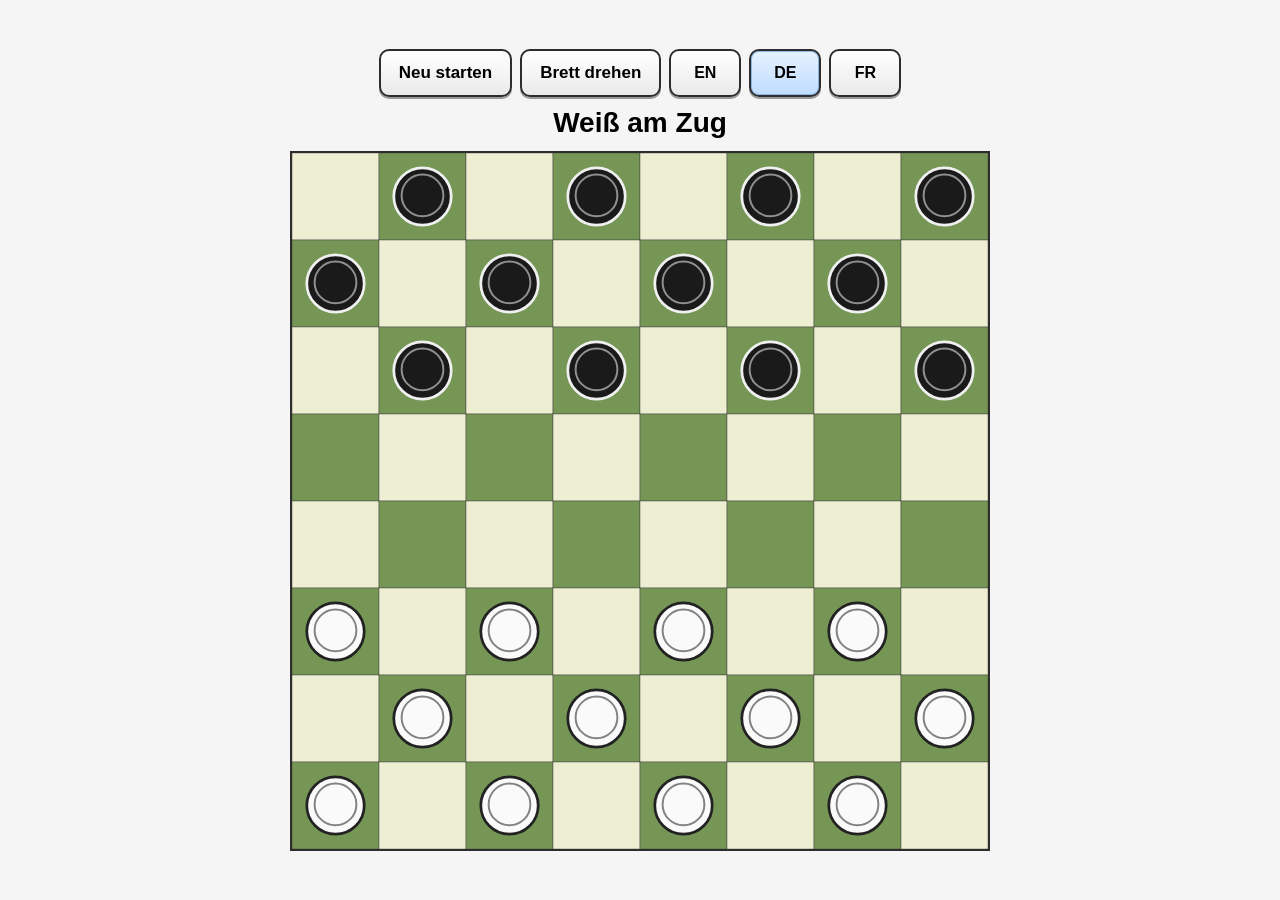
<file: demo/checkers/index.html>
<!DOCTYPE html>
<html lang="en">
<head>
    <meta charset="UTF-8">
    <meta name="viewport" content="width=device-width, initial-scale=1.0">
    <title>Elm Checkers Demo</title>
    <style>
        html, body {
            margin: 0;
            padding: 0;
            width: 100%;
            height: 100%;
            overflow: hidden;
            background: #f5f5f5;
        }

        #app, #app * {
            user-select: none;
            -webkit-user-select: none;
            -moz-user-select: none;
            -ms-user-select: none;
            -webkit-touch-callout: none;
            -webkit-tap-highlight-color: transparent;
        }
    </style>
</head>
<body>
    <div id="app"></div>
    <script src="app.js"></script>
    <script>
        var appNode = document.getElementById("app");

        Elm.Checkers.Main.init({
            node: appNode
        });

        ["selectstart", "dragstart", "dblclick", "contextmenu"].forEach(function (eventName) {
            appNode.addEventListener(eventName, function (event) {
                event.preventDefault();
            });
        });

        document.addEventListener("selectionchange", function () {
            var selection = window.getSelection();
            if (!selection || selection.rangeCount === 0) {
                return;
            }

            var anchorInside = selection.anchorNode && appNode.contains(selection.anchorNode);
            var focusInside = selection.focusNode && appNode.contains(selection.focusNode);

            if (anchorInside || focusInside) {
                selection.removeAllRanges();
            }
        });
    </script>
</body>
</html>
</file>
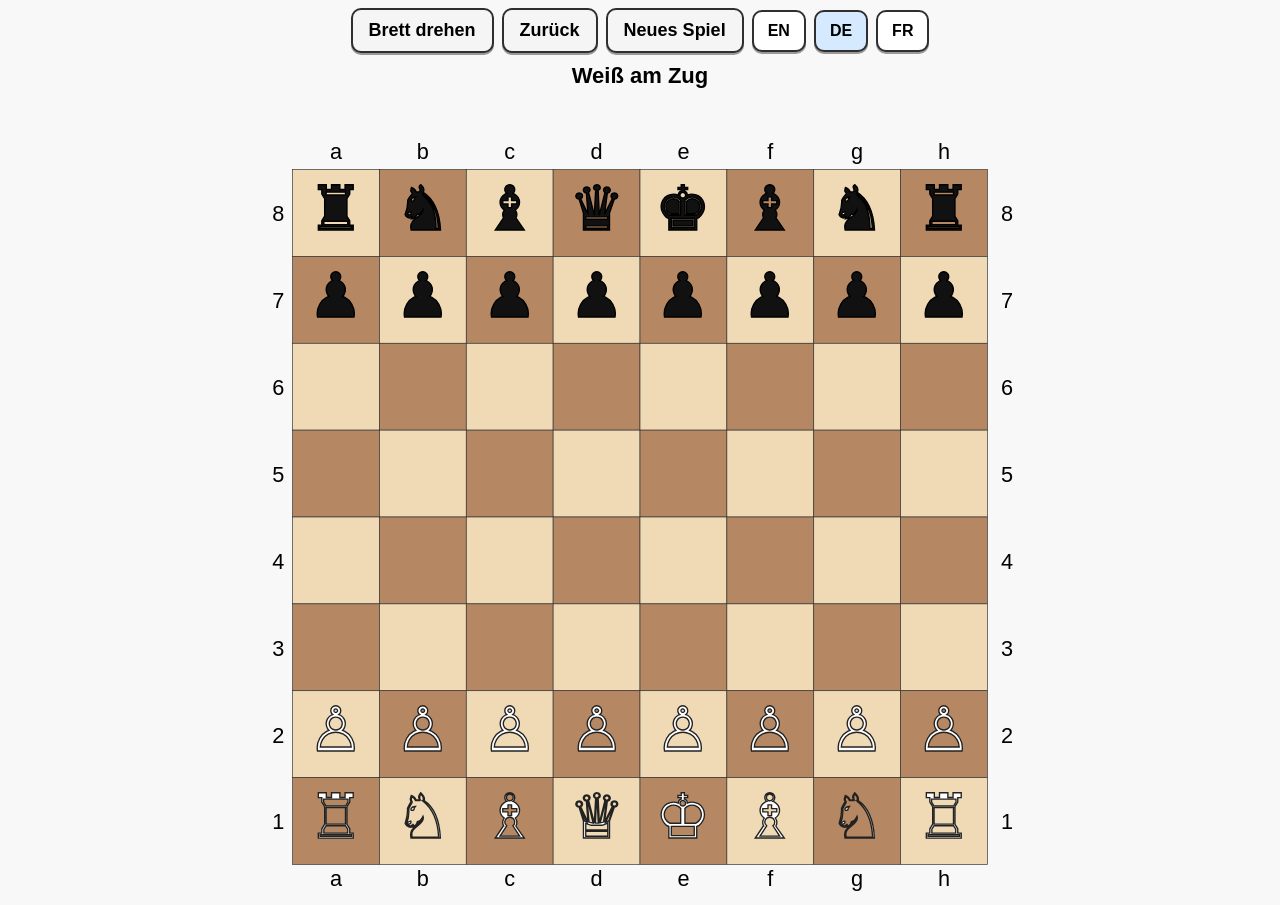
<file: demo/chess/index.html>
<!DOCTYPE html>
<html lang="en">
<head>
    <meta charset="UTF-8">
    <meta name="viewport" content="width=device-width, initial-scale=1.0">
    <title>Elm Chess Demo</title>
    <style>
        html, body {
            margin: 0;
            padding: 0;
            width: 100%;
            height: 100%;
            background: #f8f8f8;
        }

        #app, #app * {
            -webkit-user-select: none;
            -moz-user-select: none;
            -ms-user-select: none;
            user-select: none;
            -webkit-touch-callout: none;
            -webkit-tap-highlight-color: transparent;
        }
    </style>
</head>
<body>
    <div id="app"></div>
    <script src="app.js"></script>
    <script>
        var appNode = document.getElementById('app');

        Elm.Chess.Main.init({
            node: appNode,
            flags: {
                viewportWidth: window.innerWidth,
                viewportHeight: window.innerHeight
            }
        });

        ["selectstart", "dragstart", "dblclick", "contextmenu"].forEach(function (eventName) {
            appNode.addEventListener(eventName, function (event) {
                event.preventDefault();
            });
        });

        document.addEventListener("selectionchange", function () {
            var selection = window.getSelection();
            if (!selection || selection.rangeCount === 0) {
                return;
            }

            var anchorInside = selection.anchorNode && appNode.contains(selection.anchorNode);
            var focusInside = selection.focusNode && appNode.contains(selection.focusNode);

            if (anchorInside || focusInside) {
                selection.removeAllRanges();
            }
        });
    </script>
</body>
</html>
</file>
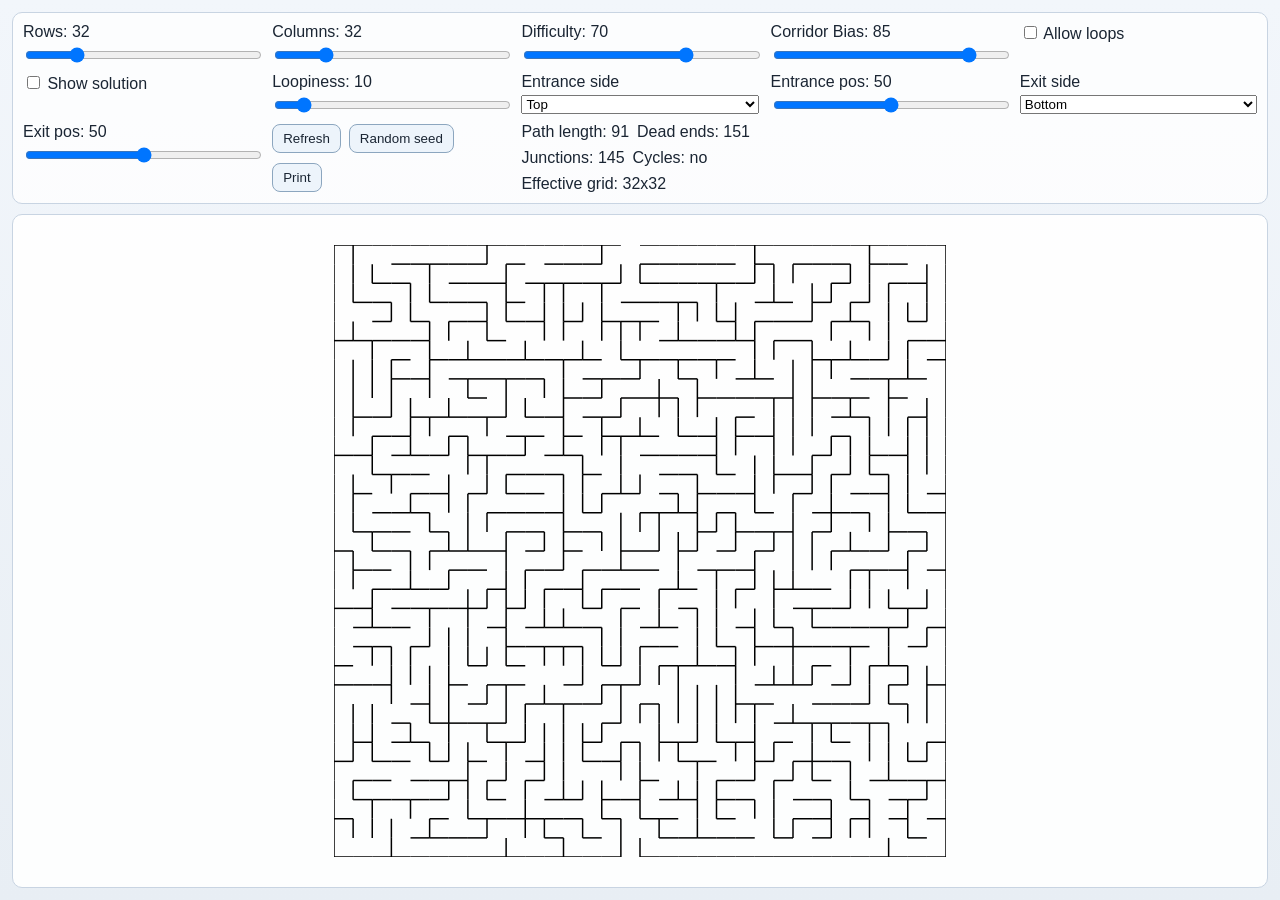
<file: demo/maze/index.html>
<!doctype html>
<html lang="en">
  <head>
    <meta charset="UTF-8" />
    <meta name="viewport" content="width=device-width, initial-scale=1.0" />
    <title>Elm Labyrinth</title>
    <style>* {
  box-sizing: border-box;
}

html,
body,
#app {
  margin: 0;
  width: 100%;
  height: 100%;
  font-family: "IBM Plex Sans", "Segoe UI", sans-serif;
  background: linear-gradient(180deg, #f2f6fb, #e8eef4);
  color: #1a2533;
}

.app {
  width: 100vw;
  height: 100vh;
  display: flex;
  flex-direction: column;
  padding: 12px;
  gap: 10px;
}

.controls {
  display: grid;
  grid-template-columns: repeat(5, minmax(160px, 1fr));
  gap: 8px 12px;
  background: #ffffffc7;
  border: 1px solid #c8d4e2;
  border-radius: 10px;
  padding: 10px;
}

.control {
  display: flex;
  flex-direction: column;
  gap: 4px;
}

.actions,
.metrics {
  display: flex;
  gap: 8px;
  align-items: center;
  flex-wrap: wrap;
}

.maze-shell {
  flex: 1;
  min-height: 0;
  display: flex;
  align-items: center;
  justify-content: center;
  overflow: hidden;
  background: #ffffffea;
  border: 1px solid #c8d4e2;
  border-radius: 10px;
  padding: 8px;
}

.maze-shell svg {
  max-width: 100%;
  max-height: 100%;
  display: block;
}

button {
  border: 1px solid #8ca6bf;
  border-radius: 8px;
  background: #edf4fb;
  color: #1a2533;
  padding: 6px 10px;
  cursor: pointer;
}

input[type="range"] {
  width: 100%;
}

@media (max-width: 980px) {
  .controls {
    grid-template-columns: repeat(2, minmax(140px, 1fr));
  }
}

@media print {
  body,
  #app,
  .app {
    background: white;
    margin: 0;
    padding: 0;
    width: 100%;
    height: 100%;
  }

  .controls {
    display: none;
  }

  .maze-shell {
    border: 0;
    border-radius: 0;
    padding: 0;
    width: 100%;
    height: 100%;
    display: flex;
    align-items: center;
    justify-content: center;
  }

  .maze-shell svg {
    max-width: 100%;
    max-height: 100%;
  }
}
</style>
  </head>
  <body>
    <div id="app"></div>
    <script>!function(n){"use strict";function r(n,r,t){return t.a=n,t.f=r,t}function t(n){return r(2,n,function(r){return function(t){return n(r,t)}})}function u(n){return r(3,n,function(r){return function(t){return function(u){return n(r,t,u)}}})}function e(n){return r(4,n,function(r){return function(t){return function(u){return function(e){return n(r,t,u,e)}}}})}function i(n){return r(5,n,function(r){return function(t){return function(u){return function(e){return function(i){return n(r,t,u,e,i)}}}}})}function a(n){return r(6,n,function(r){return function(t){return function(u){return function(e){return function(i){return function(a){return n(r,t,u,e,i,a)}}}}}})}function f(n){return r(7,n,function(r){return function(t){return function(u){return function(e){return function(i){return function(a){return function(f){return n(r,t,u,e,i,a,f)}}}}}}})}function o(n){return r(8,n,function(r){return function(t){return function(u){return function(e){return function(i){return function(a){return function(f){return function(o){return n(r,t,u,e,i,a,f,o)}}}}}}}})}function c(n){return r(9,n,function(r){return function(t){return function(u){return function(e){return function(i){return function(a){return function(f){return function(o){return function(c){return n(r,t,u,e,i,a,f,o,c)}}}}}}}}})}function v(n,r,t){return 2===n.a?n.f(r,t):n(r)(t)}function s(n,r,t,u){return 3===n.a?n.f(r,t,u):n(r)(t)(u)}function b(n,r,t,u,e){return 4===n.a?n.f(r,t,u,e):n(r)(t)(u)(e)}function l(n,r,t,u,e,i){return 5===n.a?n.f(r,t,u,e,i):n(r)(t)(u)(e)(i)}function d(n,r,t,u,e,i,a){return 6===n.a?n.f(r,t,u,e,i,a):n(r)(t)(u)(e)(i)(a)}function h(n,r){for(var t,u=[],e=g(n,r,0,u);e&&(t=u.pop());e=g(t.a,t.b,0,u));return e}function g(n,r,t,u){if(n===r)return!0;if("object"!=typeof n||null===n||null===r)return"function"==typeof n&&L(5),!1;if(t>100)return u.push(m(n,r)),!0;for(var e in n.$<0&&(n=Wr(n),r=Wr(r)),n)if(!g(n[e],r[e],t+1,u))return!1;return!0}t(h),t(function(n,r){return!h(n,r)});function $(n,r,t){if("object"!=typeof n)return n===r?0:n<r?-1:1;if(void 0===n.$)return(t=$(n.a,r.a))||(t=$(n.b,r.b))?t:$(n.c,r.c);for(;n.b&&r.b&&!(t=$(n.a,r.a));n=n.b,r=r.b);return t||(n.b?1:r.b?-1:0)}t(function(n,r){return $(n,r)<0}),t(function(n,r){return $(n,r)<1}),t(function(n,r){return $(n,r)>0}),t(function(n,r){return $(n,r)>=0});var p=t(function(n,r){var t=$(n,r);return t<0?Dr:t?Ur:Jr});function m(n,r){return{a:n,b:r}}function w(n,r,t){return{a:n,b:r,c:t}}function y(n){return n}function A(n,r){var t={};for(var u in n)t[u]=n[u];for(var u in r)t[u]=r[u];return t}t(k);function k(n,r){if("string"==typeof n)return n+r;if(!n.b)return r;var t=x(n.a,r);n=n.b;for(var u=t;n.b;n=n.b)u=u.b=x(n.a,r);return t}var j={$:0};function x(n,r){return{$:1,a:n,b:r}}var B=t(x);function E(n){for(var r=j,t=n.length;t--;)r=x(n[t],r);return r}function R(n){for(var r=[];n.b;n=n.b)r.push(n.a);return r}var N=u(function(n,r,t){for(var u=[];r.b&&t.b;r=r.b,t=t.b)u.push(v(n,r.a,t.a));return E(u)});e(function(n,r,t,u){for(var e=[];r.b&&t.b&&u.b;r=r.b,t=t.b,u=u.b)e.push(s(n,r.a,t.a,u.a));return E(e)}),i(function(n,r,t,u,e){for(var i=[];r.b&&t.b&&u.b&&e.b;r=r.b,t=t.b,u=u.b,e=e.b)i.push(b(n,r.a,t.a,u.a,e.a));return E(i)}),a(function(n,r,t,u,e,i){for(var a=[];r.b&&t.b&&u.b&&e.b&&i.b;r=r.b,t=t.b,u=u.b,e=e.b,i=i.b)a.push(l(n,r.a,t.a,u.a,e.a,i.a));return E(a)}),t(function(n,r){return E(R(r).sort(function(r,t){return $(n(r),n(t))}))}),t(function(n,r){return E(R(r).sort(function(r,t){var u=v(n,r,t);return u===Jr?0:u===Dr?-1:1}))});var _=u(function(n,r,t){for(var u=new Array(n),e=0;e<n;e++)u[e]=t(r+e);return u}),C=t(function(n,r){for(var t=new Array(n),u=0;u<n&&r.b;u++)t[u]=r.a,r=r.b;return t.length=u,m(t,r)}),M=t(function(n,r){return r[n]}),O=u(function(n,r,t){for(var u=t.length,e=new Array(u),i=0;i<u;i++)e[i]=t[i];return e[n]=r,e}),V=(t(function(n,r){for(var t=r.length,u=new Array(t+1),e=0;e<t;e++)u[e]=r[e];return u[t]=n,u}),u(function(n,r,t){for(var u=t.length,e=0;e<u;e++)r=v(n,t[e],r);return r}),u(function(n,r,t){for(var u=t.length-1;u>=0;u--)r=v(n,t[u],r);return r}));t(function(n,r){for(var t=r.length,u=new Array(t),e=0;e<t;e++)u[e]=n(r[e]);return u}),u(function(n,r,t){for(var u=t.length,e=new Array(u),i=0;i<u;i++)e[i]=v(n,r+i,t[i]);return e}),u(function(n,r,t){return t.slice(n,r)}),u(function(n,r,t){var u=r.length,e=n-u;e>t.length&&(e=t.length);for(var i=new Array(u+e),a=0;a<u;a++)i[a]=r[a];for(a=0;a<e;a++)i[a+u]=t[a];return i}),t(function(n,r){return r}),t(function(n,r){return console.log(n+": <internals>"),r});function L(n){throw new Error("https://github.com/elm/core/blob/1.0.0/hints/"+n+".md")}t(function(n,r){return n+r}),t(function(n,r){return n-r}),t(function(n,r){return n*r}),t(function(n,r){return n/r}),t(function(n,r){return n/r|0}),t(Math.pow),t(function(n,r){return r%n}),t(function(n,r){var t=r%n;return 0===n?L(11):t>0&&n<0||t<0&&n>0?t+n:t}),Math.PI,Math.E,Math.cos,Math.sin,Math.tan,Math.acos,Math.asin,Math.atan,t(Math.atan2);var T=Math.ceil,Y=Math.floor,F=Math.round,S=(Math.sqrt,Math.log);isNaN;t(function(n,r){return n&&r}),t(function(n,r){return n||r}),t(function(n,r){return n!==r}),t(function(n,r){return n+r});t(function(n,r){return n+r});t(function(n,r){for(var t=r.length,u=new Array(t),e=0;e<t;){var i=r.charCodeAt(e);55296<=i&&i<=56319?(u[e]=n(y(r[e]+r[e+1])),e+=2):(u[e]=n(y(r[e])),e++)}return u.join("")}),t(function(n,r){for(var t=[],u=r.length,e=0;e<u;){var i=r[e],a=r.charCodeAt(e);e++,55296<=a&&a<=56319&&(i+=r[e],e++),n(y(i))&&t.push(i)}return t.join("")});u(function(n,r,t){for(var u=t.length,e=0;e<u;){var i=t[e],a=t.charCodeAt(e);e++,55296<=a&&a<=56319&&(i+=t[e],e++),r=v(n,y(i),r)}return r}),u(function(n,r,t){for(var u=t.length;u--;){var e=t[u],i=t.charCodeAt(u);56320<=i&&i<=57343&&(e=t[--u]+e),r=v(n,y(e),r)}return r});var J=t(function(n,r){return r.split(n)}),U=t(function(n,r){return r.join(n)}),D=u(function(n,r,t){return t.slice(n,r)});t(function(n,r){for(var t=r.length;t--;){var u=r[t],e=r.charCodeAt(t);if(56320<=e&&e<=57343&&(u=r[--t]+u),n(y(u)))return!0}return!1});var I=t(function(n,r){for(var t=r.length;t--;){var u=r[t],e=r.charCodeAt(t);if(56320<=e&&e<=57343&&(u=r[--t]+u),!n(y(u)))return!1}return!0}),q=t(function(n,r){return r.indexOf(n)>-1}),W=(t(function(n,r){return 0===r.indexOf(n)}),t(function(n,r){return r.length>=n.length&&r.lastIndexOf(n)===r.length-n.length}),t(function(n,r){var t=n.length;if(t<1)return j;for(var u=0,e=[];(u=r.indexOf(n,u))>-1;)e.push(u),u+=t;return E(e)}));function z(n){return n+""}function P(n){return{$:2,b:n}}var G=P(function(n){return"number"!=typeof n?fn("an INT",n):-2147483647<n&&n<2147483647&&(0|n)===n?Kr(n):!isFinite(n)||n%1?fn("an INT",n):Kr(n)}),H=P(function(n){return"boolean"==typeof n?Kr(n):fn("a BOOL",n)}),X=(P(function(n){return"number"==typeof n?Kr(n):fn("a FLOAT",n)}),P(function(n){return Kr(n)}),P(function(n){return"string"==typeof n?Kr(n):n instanceof String?Kr(n+""):fn("a STRING",n)}));var K=t(function(n,r){return{$:6,d:n,b:r}});t(function(n,r){return{$:7,e:n,b:r}});function Q(n,r){return{$:9,f:n,g:r}}t(function(n,r){return{$:10,b:r,h:n}});var Z=t(function(n,r){return Q(n,[r])}),nn=u(function(n,r,t){return Q(n,[r,t])}),rn=(e(function(n,r,t,u){return Q(n,[r,t,u])}),i(function(n,r,t,u,e){return Q(n,[r,t,u,e])}),a(function(n,r,t,u,e,i){return Q(n,[r,t,u,e,i])}),f(function(n,r,t,u,e,i,a){return Q(n,[r,t,u,e,i,a])}),o(function(n,r,t,u,e,i,a,f){return Q(n,[r,t,u,e,i,a,f])}),c(function(n,r,t,u,e,i,a,f,o){return Q(n,[r,t,u,e,i,a,f,o])}),t(function(n,r){try{return tn(n,JSON.parse(r))}catch(n){return Pr(v(Gr,"This is not valid JSON! "+n.message,r))}}),t(function(n,r){return tn(n,r)}));function tn(n,r){switch(n.$){case 2:return n.b(r);case 5:return null===r?Kr(n.c):fn("null",r);case 3:return en(r)?un(n.b,r,E):fn("a LIST",r);case 4:return en(r)?un(n.b,r,an):fn("an ARRAY",r);case 6:var t=n.d;if("object"!=typeof r||null===r||!(t in r))return fn("an OBJECT with a field named `"+t+"`",r);var u=tn(n.b,r[t]);return Dt(u)?u:Pr(v(Hr,t,u.a));case 7:var e=n.e;if(!en(r))return fn("an ARRAY",r);if(e>=r.length)return fn("a LONGER array. Need index "+e+" but only see "+r.length+" entries",r);u=tn(n.b,r[e]);return Dt(u)?u:Pr(v(Xr,e,u.a));case 8:if("object"!=typeof r||null===r||en(r))return fn("an OBJECT",r);var i=j;for(var a in r)if(Object.prototype.hasOwnProperty.call(r,a)){u=tn(n.b,r[a]);if(!Dt(u))return Pr(v(Hr,a,u.a));i=x(m(a,u.a),i)}return Kr(pt(i));case 9:for(var f=n.f,o=n.g,c=0;c<o.length;c++){u=tn(o[c],r);if(!Dt(u))return u;f=f(u.a)}return Kr(f);case 10:u=tn(n.b,r);return Dt(u)?tn(n.h(u.a),r):u;case 11:for(var s=j,b=n.g;b.b;b=b.b){u=tn(b.a,r);if(Dt(u))return u;s=x(u.a,s)}return Pr(Qr(pt(s)));case 1:return Pr(v(Gr,n.a,r));case 0:return Kr(n.a)}}function un(n,r,t){for(var u=r.length,e=new Array(u),i=0;i<u;i++){var a=tn(n,r[i]);if(!Dt(a))return Pr(v(Xr,i,a.a));e[i]=a.a}return Kr(t(e))}function en(n){return Array.isArray(n)||"undefined"!=typeof FileList&&n instanceof FileList}function an(n){return v(Ut,n.length,function(r){return n[r]})}function fn(n,r){return Pr(v(Gr,"Expecting "+n,r))}function on(n,r){if(n===r)return!0;if(n.$!==r.$)return!1;switch(n.$){case 0:case 1:return n.a===r.a;case 2:return n.b===r.b;case 5:return n.c===r.c;case 3:case 4:case 8:return on(n.b,r.b);case 6:return n.d===r.d&&on(n.b,r.b);case 7:return n.e===r.e&&on(n.b,r.b);case 9:return n.f===r.f&&cn(n.g,r.g);case 10:return n.h===r.h&&on(n.b,r.b);case 11:return cn(n.g,r.g)}}function cn(n,r){var t=n.length;if(t!==r.length)return!1;for(var u=0;u<t;u++)if(!on(n[u],r[u]))return!1;return!0}var vn=t(function(n,r){return JSON.stringify(r,null,n)+""});function sn(n){return n}function bn(n){return n}u(function(n,r,t){var u=r;return"toJSON"===n&&"function"==typeof u||(t[n]=u),t});function ln(n){return{$:0,a:n}}function dn(n){return{$:2,b:n,c:null}}var hn=t(function(n,r){return{$:3,b:n,d:r}});t(function(n,r){return{$:4,b:n,d:r}});var gn=0;function $n(n){var r={$:0,e:gn++,f:n,g:null,h:[]};return kn(r),r}function pn(n){return dn(function(r){r(ln($n(n)))})}function mn(n,r){n.h.push(r),kn(n)}var wn=t(function(n,r){return dn(function(t){mn(n,r),t(ln(0))})});var yn=!1,An=[];function kn(n){if(An.push(n),!yn){for(yn=!0;n=An.shift();)jn(n);yn=!1}}function jn(n){for(;n.f;){var r=n.f.$;if(0===r||1===r){for(;n.g&&n.g.$!==r;)n.g=n.g.i;if(!n.g)return;n.f=n.g.b(n.f.a),n.g=n.g.i}else{if(2===r)return void(n.f.c=n.f.b(function(r){n.f=r,kn(n)}));if(5===r){if(0===n.h.length)return;n.f=n.f.b(n.h.shift())}else n.g={$:3===r?0:1,b:n.f.b,i:n.g},n.f=n.f.d}}}e(function(n,r,t,u){return xn(r,u,n.ca,n.cI,n.cD,function(){return function(){}})});function xn(n,r,t,u,e,i){var a=v(rn,n,r?r.flags:void 0);Dt(a)||L(2);var f={},o=t(a.a),c=o.a,s=i(l,c),b=function(n,r){var t;for(var u in Bn){var e=Bn[u];e.a&&((t=t||{})[u]=e.a(u,r)),n[u]=Rn(e,r)}return t}(f,l);function l(n,r){var t=v(u,n,c);s(c=t.a,r),Vn(f,t.b,e(c))}return Vn(f,o.b,e(c)),b?{ports:b}:{}}var Bn={};function En(n,r,t,u,e){return{b:n,c:r,d:t,e:u,f:e}}function Rn(n,r){var t={g:r,h:void 0},u=n.c,e=n.d,i=n.e,a=n.f;return t.h=$n(v(hn,function n(r){return v(hn,n,{$:5,b:function(n){var f=n.a;return 0===n.$?s(e,t,f,r):i&&a?b(u,t,f.i,f.j,r):s(u,t,i?f.i:f.j,r)}})},n.b))}var Nn=t(function(n,r){return dn(function(t){n.g(r),t(ln(0))})}),_n=t(function(n,r){return v(wn,n.h,{$:0,a:r})});function Cn(n){return function(r){return{$:1,k:n,l:r}}}t(function(n,r){return{$:3,n:n,o:r}});var Mn=[],On=!1;function Vn(n,r,t){if(Mn.push({p:n,q:r,r:t}),!On){On=!0;for(var u;u=Mn.shift();)Ln(u.p,u.q,u.r);On=!1}}function Ln(n,r,t){var u={};for(var e in Tn(!0,r,u,null),Tn(!1,t,u,null),n)mn(n[e],{$:"fx",a:u[e]||{i:j,j:j}})}function Tn(n,r,t,u){switch(r.$){case 1:var e=r.k,i=function(n,r,t,u){function e(n){for(var r=t;r;r=r.t)n=r.s(n);return n}var i=n?Bn[r].e:Bn[r].f;return v(i,e,u)}(n,e,u,r.l);return void(t[e]=function(n,r,t){return t=t||{i:j,j:j},n?t.i=x(r,t.i):t.j=x(r,t.j),t}(n,i,t[e]));case 2:for(var a=r.m;a.b;a=a.b)Tn(n,a.a,t,u);return;case 3:return void Tn(n,r.o,t,{s:r.n,t:u})}}function Yn(n){Bn[n]&&L(3)}var Fn=t(function(n,r){return r});function Sn(n){var r,t=[],e=Bn[n].u,i=(r=0,dn(function(n){var t=setTimeout(function(){n(ln(0))},r);return function(){clearTimeout(t)}}));return Bn[n].b=i,Bn[n].c=u(function(n,r,u){for(;r.b;r=r.b)for(var a=t,f=bn(e(r.a)),o=0;o<a.length;o++)a[o](f);return i}),{subscribe:function(n){t.push(n)},unsubscribe:function(n){var r=(t=t.slice()).indexOf(n);r>=0&&t.splice(r,1)}}}var Jn;t(function(n,r){return function(t){return n(r(t))}});function Un(n,r){for(var t in r)t in n?"init"==t?L(6):Un(n[t],r[t]):n[t]=r[t]}var Dn="undefined"!=typeof document?document:{};function In(n,r){n.appendChild(r)}e(function(n,r,t,u){var e=u.node;return e.parentNode.replaceChild(ir(n,function(){}),e),{}});function qn(n){return{$:0,a:n}}var Wn=t(function(n,r){return t(function(t,u){for(var e=[],i=0;u.b;u=u.b){var a=u.a;i+=a.b||0,e.push(a)}return i+=e.length,{$:1,c:r,d:ur(t),e:e,f:n,b:i}})}),zn=Wn(void 0);t(function(n,r){return t(function(t,u){for(var e=[],i=0;u.b;u=u.b){var a=u.a;i+=a.b.b||0,e.push(a)}return i+=e.length,{$:2,c:r,d:ur(t),e:e,f:n,b:i}})})(void 0);t(function(n,r){return{$:4,j:n,k:r,b:1+(r.b||0)}});function Pn(n,r){return{$:5,l:n,m:r,k:void 0}}t(function(n,r){return Pn([n,r],function(){return n(r)})}),u(function(n,r,t){return Pn([n,r,t],function(){return v(n,r,t)})}),e(function(n,r,t,u){return Pn([n,r,t,u],function(){return s(n,r,t,u)})}),i(function(n,r,t,u,e){return Pn([n,r,t,u,e],function(){return b(n,r,t,u,e)})}),a(function(n,r,t,u,e,i){return Pn([n,r,t,u,e,i],function(){return l(n,r,t,u,e,i)})}),f(function(n,r,t,u,e,i,a){return Pn([n,r,t,u,e,i,a],function(){return d(n,r,t,u,e,i,a)})}),o(function(n,r,t,u,e,i,a,f){return Pn([n,r,t,u,e,i,a,f],function(){return function(n,r,t,u,e,i,a,f){return 7===n.a?n.f(r,t,u,e,i,a,f):n(r)(t)(u)(e)(i)(a)(f)}(n,r,t,u,e,i,a,f)})}),c(function(n,r,t,u,e,i,a,f,o){return Pn([n,r,t,u,e,i,a,f,o],function(){return function(n,r,t,u,e,i,a,f,o){return 8===n.a?n.f(r,t,u,e,i,a,f,o):n(r)(t)(u)(e)(i)(a)(f)(o)}(n,r,t,u,e,i,a,f,o)})});var Gn=t(function(n,r){return{$:"a0",n:n,o:r}}),Hn=(t(function(n,r){return{$:"a1",n:n,o:r}}),t(function(n,r){return{$:"a2",n:n,o:r}})),Xn=t(function(n,r){return{$:"a3",n:n,o:r}}),Kn=(u(function(n,r,t){return{$:"a4",n:r,o:{f:n,o:t}}}),/^script$/i),Qn=/^(on|formAction$)/i,Zn=/^\s*(j\s*a\s*v\s*a\s*s\s*c\s*r\s*i\s*p\s*t\s*:|d\s*a\s*t\s*a\s*:\s*t\s*e\s*x\s*t\s*\/\s*h\s*t\s*m\s*l\s*(,|;))/i;t(function(n,r){return"a0"===r.$?v(Gn,r.n,function(n,r){var t=zt(r);return{$:r.$,a:t?s(qt,t<3?rr:tr,Wt(n),r.a):v(It,n,r.a)}}(n,r.o)):r});var nr,rr=t(function(n,r){return m(n(r.a),r.b)}),tr=t(function(n,r){return{G:n(r.G),aO:r.aO,aK:r.aK}});function ur(n){for(var r={};n.b;n=n.b){var t=n.a,u=t.$,e=t.n,i=t.o;if("a2"!==u){var a=r[u]||(r[u]={});"a3"===u&&"class"===e?er(a,e,i):a[e]=i}else"className"===e?er(r,e,bn(i)):r[e]=bn(i)}return r}function er(n,r,t){var u=n[r];n[r]=u?u+" "+t:t}function ir(n,r){var t=n.$;if(5===t)return ir(n.k||(n.k=n.m()),r);if(0===t)return Dn.createTextNode(n.a);if(4===t){for(var u=n.k,e=n.j;4===u.$;)"object"!=typeof e?e=[e,u.j]:e.push(u.j),u=u.k;var i={j:e,p:r};return(a=ir(u,i)).elm_event_node_ref=i,a}if(3===t)return ar(a=n.h(n.g),r,n.d),a;var a=n.f?Dn.createElementNS(n.f,n.c):Dn.createElement(n.c);Jn&&"a"==n.c&&a.addEventListener("click",Jn(a)),ar(a,r,n.d);for(var f=n.e,o=0;o<f.length;o++)In(a,ir(1===t?f[o]:f[o].b,r));return a}function ar(n,r,t){for(var u in t){var e=t[u];"a1"===u?fr(n,e):"a0"===u?vr(n,r,e):"a3"===u?or(n,e):"a4"===u?cr(n,e):("value"!==u&&"checked"!==u||n[u]!==e)&&(n[u]=e)}}function fr(n,r){var t=n.style;for(var u in r)t[u]=r[u]}function or(n,r){for(var t in r){var u=r[t];void 0!==u?n.setAttribute(t,u):n.removeAttribute(t)}}function cr(n,r){for(var t in r){var u=r[t],e=u.f,i=u.o;void 0!==i?n.setAttributeNS(e,t,i):n.removeAttributeNS(e,t)}}function vr(n,r,t){var u=n.elmFs||(n.elmFs={});for(var e in t){var i=t[e],a=u[e];if(i){if(a){if(a.q.$===i.$){a.q=i;continue}n.removeEventListener(e,a)}a=sr(r,i),n.addEventListener(e,a,nr&&{passive:zt(i)<2}),u[e]=a}else n.removeEventListener(e,a),u[e]=void 0}}try{window.addEventListener("t",null,Object.defineProperty({},"passive",{get:function(){nr=!0}}))}catch(n){}function sr(n,r){function t(r){var u=t.q,e=tn(u.a,r);if(Dt(e)){for(var i,a=zt(u),f=e.a,o=a?a<3?f.a:f.G:f,c=1==a?f.b:3==a&&f.aO,v=(c&&r.stopPropagation(),(2==a?f.b:3==a&&f.aK)&&r.preventDefault(),n);i=v.j;){if("function"==typeof i)o=i(o);else for(var s=i.length;s--;)o=i[s](o);v=v.p}v(o,c)}}return t.q=r,t}function br(n,r){return n.$==r.$&&on(n.a,r.a)}function lr(n,r){var t=[];return hr(n,r,t,0),t}function dr(n,r,t,u){var e={$:r,r:t,s:u,t:void 0,u:void 0};return n.push(e),e}function hr(n,r,t,u){if(n!==r){var e=n.$,i=r.$;if(e!==i){if(1!==e||2!==i)return void dr(t,0,u,r);r=function(n){for(var r=n.e,t=r.length,u=new Array(t),e=0;e<t;e++)u[e]=r[e].b;return{$:1,c:n.c,d:n.d,e:u,f:n.f,b:n.b}}(r),i=1}switch(i){case 5:for(var a=n.l,f=r.l,o=a.length,c=o===f.length;c&&o--;)c=a[o]===f[o];if(c)return void(r.k=n.k);r.k=r.m();var v=[];return hr(n.k,r.k,v,0),void(v.length>0&&dr(t,1,u,v));case 4:for(var s=n.j,b=r.j,l=!1,d=n.k;4===d.$;)l=!0,"object"!=typeof s?s=[s,d.j]:s.push(d.j),d=d.k;for(var h=r.k;4===h.$;)l=!0,"object"!=typeof b?b=[b,h.j]:b.push(h.j),h=h.k;return l&&s.length!==b.length?void dr(t,0,u,r):((l?function(n,r){for(var t=0;t<n.length;t++)if(n[t]!==r[t])return!1;return!0}(s,b):s===b)||dr(t,2,u,b),void hr(d,h,t,u+1));case 0:return void(n.a!==r.a&&dr(t,3,u,r.a));case 1:return void gr(n,r,t,u,pr);case 2:return void gr(n,r,t,u,mr);case 3:if(n.h!==r.h)return void dr(t,0,u,r);var g=$r(n.d,r.d);g&&dr(t,4,u,g);var $=r.i(n.g,r.g);return void($&&dr(t,5,u,$))}}}function gr(n,r,t,u,e){if(n.c===r.c&&n.f===r.f){var i=$r(n.d,r.d);i&&dr(t,4,u,i),e(n,r,t,u)}else dr(t,0,u,r)}function $r(n,r,t){var u;for(var e in n)if("a1"!==e&&"a0"!==e&&"a3"!==e&&"a4"!==e)if(e in r){var i=n[e],a=r[e];i===a&&"value"!==e&&"checked"!==e||"a0"===t&&br(i,a)||((u=u||{})[e]=a)}else(u=u||{})[e]=t?"a1"===t?"":"a0"===t||"a3"===t?void 0:{f:n[e].f,o:void 0}:"string"==typeof n[e]?"":null;else{var f=$r(n[e],r[e]||{},e);f&&((u=u||{})[e]=f)}for(var o in r)o in n||((u=u||{})[o]=r[o]);return u}function pr(n,r,t,u){var e=n.e,i=r.e,a=e.length,f=i.length;a>f?dr(t,6,u,{v:f,i:a-f}):a<f&&dr(t,7,u,{v:a,e:i});for(var o=a<f?a:f,c=0;c<o;c++){var v=e[c];hr(v,i[c],t,++u),u+=v.b||0}}function mr(n,r,t,u){for(var e=[],i={},a=[],f=n.e,o=r.e,c=f.length,v=o.length,s=0,b=0,l=u;s<c&&b<v;){var d=f[s],h=o[b],g=d.a,$=h.a,p=d.b,m=h.b,w=void 0,y=void 0;if(g!==$){var A=f[s+1],k=o[b+1];if(A){var j=A.a,x=A.b;y=$===j}if(k){var B=k.a,E=k.b;w=g===B}if(w&&y)hr(p,E,e,++l),yr(i,e,g,m,b,a),l+=p.b||0,Ar(i,e,g,x,++l),l+=x.b||0,s+=2,b+=2;else if(w)l++,yr(i,e,$,m,b,a),hr(p,E,e,l),l+=p.b||0,s+=1,b+=2;else if(y)Ar(i,e,g,p,++l),l+=p.b||0,hr(x,m,e,++l),l+=x.b||0,s+=2,b+=1;else{if(!A||j!==B)break;Ar(i,e,g,p,++l),yr(i,e,$,m,b,a),l+=p.b||0,hr(x,E,e,++l),l+=x.b||0,s+=2,b+=2}}else hr(p,m,e,++l),l+=p.b||0,s++,b++}for(;s<c;){l++;p=(d=f[s]).b;Ar(i,e,d.a,p,l),l+=p.b||0,s++}for(;b<v;){var R=R||[];yr(i,e,(h=o[b]).a,h.b,void 0,R),b++}(e.length>0||a.length>0||R)&&dr(t,8,u,{w:e,x:a,y:R})}var wr="_elmW6BL";function yr(n,r,t,u,e,i){var a=n[t];if(!a)return a={c:0,z:u,r:e,s:void 0},i.push({r:e,A:a}),void(n[t]=a);if(1===a.c){i.push({r:e,A:a}),a.c=2;var f=[];return hr(a.z,u,f,a.r),a.r=e,void(a.s.s={w:f,A:a})}yr(n,r,t+wr,u,e,i)}function Ar(n,r,t,u,e){var i=n[t];if(i){if(0===i.c){i.c=2;var a=[];return hr(u,i.z,a,e),void dr(r,9,e,{w:a,A:i})}Ar(n,r,t+wr,u,e)}else{var f=dr(r,9,e,void 0);n[t]={c:1,z:u,r:e,s:f}}}function kr(n,r,t,u){jr(n,r,t,0,0,r.b,u)}function jr(n,r,t,u,e,i,a){for(var f=t[u],o=f.r;o===e;){var c=f.$;if(1===c)kr(n,r.k,f.s,a);else if(8===c){f.t=n,f.u=a,(v=f.s.w).length>0&&jr(n,r,v,0,e,i,a)}else if(9===c){f.t=n,f.u=a;var v,s=f.s;if(s)s.A.s=n,(v=s.w).length>0&&jr(n,r,v,0,e,i,a)}else f.t=n,f.u=a;if(!(f=t[++u])||(o=f.r)>i)return u}var b=r.$;if(4===b){for(var l=r.k;4===l.$;)l=l.k;return jr(n,l,t,u,e+1,i,n.elm_event_node_ref)}for(var d=r.e,h=n.childNodes,g=0;g<d.length;g++){e++;var $=1===b?d[g]:d[g].b,p=e+($.b||0);if(e<=o&&o<=p&&(!(f=t[u=jr(h[g],$,t,u,e,p,a)])||(o=f.r)>i))return u;e=p}return u}function xr(n,r,t,u){return 0===t.length?n:(kr(n,r,t,u),Br(n,t))}function Br(n,r){for(var t=0;t<r.length;t++){var u=r[t],e=u.t,i=Er(e,u);e===n&&(n=i)}return n}function Er(n,r){switch(r.$){case 0:return function(n,r,t){var u=n.parentNode,e=ir(r,t);e.elm_event_node_ref||(e.elm_event_node_ref=n.elm_event_node_ref);u&&e!==n&&u.replaceChild(e,n);return e}(n,r.s,r.u);case 4:return ar(n,r.u,r.s),n;case 3:return n.replaceData(0,n.length,r.s),n;case 1:return Br(n,r.s);case 2:return n.elm_event_node_ref?n.elm_event_node_ref.j=r.s:n.elm_event_node_ref={j:r.s,p:r.u},n;case 6:for(var t=r.s,u=0;u<t.i;u++)n.removeChild(n.childNodes[t.v]);return n;case 7:for(var e=(t=r.s).e,i=(u=t.v,n.childNodes[u]);u<e.length;u++)n.insertBefore(ir(e[u],r.u),i);return n;case 9:if(!(t=r.s))return n.parentNode.removeChild(n),n;var a=t.A;return void 0!==a.r&&n.parentNode.removeChild(n),a.s=Br(n,t.w),n;case 8:return function(n,r){var t=r.s,u=function(n,r){if(!n)return;for(var t=Dn.createDocumentFragment(),u=0;u<n.length;u++){var e=n[u].A;In(t,2===e.c?e.s:ir(e.z,r.u))}return t}(t.y,r);n=Br(n,t.w);for(var e=t.x,i=0;i<e.length;i++){var a=e[i],f=a.A,o=2===f.c?f.s:ir(f.z,r.u);n.insertBefore(o,n.childNodes[a.r])}u&&In(n,u);return n}(n,r);case 5:return r.s(n);default:L(10)}}function Rr(n){if(3===n.nodeType)return qn(n.textContent);if(1!==n.nodeType)return qn("");for(var r=j,t=n.attributes,u=t.length;u--;){var e=t[u],i=e.name,a=e.value;r=x(v(Xn,i,a),r)}var f=n.tagName.toLowerCase(),o=j,c=n.childNodes;for(u=c.length;u--;)o=x(Rr(c[u]),o);return s(zn,f,r,o)}var Nr=e(function(n,r,t,u){return xn(r,u,n.ca,n.cI,n.cD,function(r,t){var e=n.cJ,i=u.node,a=Rr(i);return Cr(t,function(n){var t=e(n),u=lr(a,t);i=xr(i,a,u,r),a=t})})}),_r=(e(function(n,r,t,u){return xn(r,u,n.ca,n.cI,n.cD,function(r,t){var u=n.aM&&n.aM(r),e=n.cJ,i=Dn.title,a=Dn.body,f=Rr(a);return Cr(t,function(n){Jn=u;var t=e(n),o=zn("body")(j)(t.bP),c=lr(f,o);a=xr(a,f,c,r),f=o,Jn=0,i!==t.cG&&(Dn.title=i=t.cG)})})}),"undefined"!=typeof cancelAnimationFrame&&cancelAnimationFrame,"undefined"!=typeof requestAnimationFrame?requestAnimationFrame:function(n){return setTimeout(n,1e3/60)});function Cr(n,r){r(n);var t=0;function u(){t=1===t?0:(_r(u),r(n),1)}return function(e,i){n=e,i?(r(n),2===t&&(t=1)):(0===t&&_r(u),t=2)}}t(function(n,r){return v(Ru,fu,dn(function(){r&&history.go(r),n()}))}),t(function(n,r){return v(Ru,fu,dn(function(){history.pushState({},"",r),n()}))}),t(function(n,r){return v(Ru,fu,dn(function(){history.replaceState({},"",r),n()}))});var Mr={addEventListener:function(){},removeEventListener:function(){}},Or="undefined"!=typeof document?document:Mr,Vr="undefined"!=typeof window?window:Mr,Lr=u(function(n,r,t){return pn(dn(function(u){function e(n){$n(t(n))}return n.addEventListener(r,e,nr&&{passive:!0}),function(){n.removeEventListener(r,e)}}))}),Tr=t(function(n,r){var t=tn(n,r);return Dt(t)?Zr(t.a):nt});function Yr(n,r){return dn(function(t){_r(function(){var u=document.getElementById(n);t(u?ln(r(u)):{$:1,a:Gt(n)})})})}function Fr(n){return dn(function(r){_r(function(){r(ln(n()))})})}t(function(n,r){return Yr(r,function(r){return r[n](),0})});function Sr(){var n=Or.body,r=Or.documentElement;return{aR:Math.max(n.scrollWidth,n.offsetWidth,r.scrollWidth,r.offsetWidth,r.clientWidth),aF:Math.max(n.scrollHeight,n.offsetHeight,r.scrollHeight,r.offsetHeight,r.clientHeight)}}t(function(n,r){return Fr(function(){return Vr.scroll(n,r),0})});u(function(n,r,t){return Yr(n,function(n){return n.scrollLeft=r,n.scrollTop=t,0})});t(function(n,r){return n&r}),t(function(n,r){return n|r}),t(function(n,r){return n^r});t(function(n,r){return r<<n}),t(function(n,r){return r>>n}),t(function(n,r){return r>>>n});var Jr=1,Ur=2,Dr=0,Ir=B,qr=u(function(n,r,t){for(;;){if(-2===t.$)return r;var u=t.b,e=t.c,i=t.d,a=t.e,f=n,o=s(n,u,e,s(qr,n,r,a));n=f,r=o,t=i}}),Wr=function(n){return s(qr,u(function(n,r,t){return v(Ir,m(n,r),t)}),j,n)},zr=V,Pr=(u(function(n,r,u){var e=u.c,i=u.d,a=t(function(r,t){if(r.$){var u=r.a;return s(zr,n,t,u)}var e=r.a;return s(zr,a,t,e)});return s(zr,a,s(zr,n,r,i),e)}),function(n){return{$:1,a:n}}),Gr=t(function(n,r){return{$:3,a:n,b:r}}),Hr=t(function(n,r){return{$:0,a:n,b:r}}),Xr=t(function(n,r){return{$:1,a:n,b:r}}),Kr=function(n){return{$:0,a:n}},Qr=function(n){return{$:2,a:n}},Zr=function(n){return{$:0,a:n}},nt={$:1},rt=I,tt=vn,ut=z,et=t(function(n,r){return v(U,n,R(r))}),it=t(function(n,r){return E(v(J,n,r))}),at=function(n){return v(et,"\n    ",v(it,"\n",n))},ft=u(function(n,r,t){for(;;){if(!t.b)return r;var u=t.a,e=t.b,i=n,a=v(n,u,r);n=i,r=a,t=e}}),ot=function(n){return s(ft,t(function(n,r){return r+1}),0,n)},ct=N,vt=u(function(n,r,t){for(;;){if(!($(n,r)<1))return t;var u=n,e=r-1,i=v(Ir,r,t);n=u,r=e,t=i}}),st=t(function(n,r){return s(vt,n,r,j)}),bt=t(function(n,r){return s(ct,n,v(st,0,ot(r)-1),r)}),lt=function(n){var r=n.charCodeAt(0);return 55296<=r&&r<=56319?1024*(r-55296)+n.charCodeAt(1)-56320+65536:r},dt=function(n){var r=lt(n);return 97<=r&&r<=122},ht=function(n){var r=lt(n);return r<=90&&65<=r},gt=function(n){return dt(n)||ht(n)},$t=function(n){return dt(n)||ht(n)||function(n){var r=lt(n);return r<=57&&48<=r}(n)},pt=function(n){return s(ft,Ir,j,n)},mt=function(n){var r=n.charCodeAt(0);return isNaN(r)?nt:Zr(55296<=r&&r<=56319?m(n[0]+n[1],n.slice(2)):m(n[0],n.slice(1)))},wt=t(function(n,r){return"\n\n("+ut(n+1)+") "+at(yt(r))}),yt=function(n){return v(At,n,j)},At=t(function(n,r){n:for(;;)switch(n.$){case 0:var t=n.a,u=n.b,e=function(){var n=mt(t);if(1===n.$)return!1;var r=n.a,u=r.a,e=r.b;return gt(u)&&v(rt,$t,e)}(),i=u,a=v(Ir,e?"."+t:"['"+t+"']",r);n=i,r=a;continue n;case 1:var f=n.a,o=(u=n.b,"["+ut(f)+"]");i=u,a=v(Ir,o,r);n=i,r=a;continue n;case 2:var c=n.a;if(c.b){if(c.b.b){var s=function(){return r.b?"The Json.Decode.oneOf at json"+v(et,"",pt(r)):"Json.Decode.oneOf"}()+" failed in the following "+ut(ot(c))+" ways:";return v(et,"\n\n",v(Ir,s,v(bt,wt,c)))}n=i=u=c.a,r=a=r;continue n}return"Ran into a Json.Decode.oneOf with no possibilities"+function(){return r.b?" at json"+v(et,"",pt(r)):"!"}();default:var b=n.a,l=n.b;return(s=function(){return r.b?"Problem with the value at json"+v(et,"",pt(r))+":\n\n    ":"Problem with the given value:\n\n"}())+(at(v(tt,4,l))+"\n\n")+b}}),kt=32,jt=e(function(n,r,t,u){return{$:0,a:n,b:r,c:t,d:u}}),xt=[],Bt=T,Et=t(function(n,r){return S(r)/S(n)}),Rt=Bt(v(Et,2,kt)),Nt=b(jt,0,Rt,xt,xt),_t=_,Ct=function(n){return{$:1,a:n}},Mt=(t(function(n,r){return n(r)}),t(function(n,r){return r(n)}),Y),Ot=function(n){return n.length},Vt=t(function(n,r){return $(n,r)>0?n:r}),Lt=function(n){return{$:0,a:n}},Tt=C,Yt=t(function(n,r){for(;;){var t=v(Tt,kt,n),u=t.a,e=t.b,i=v(Ir,Lt(u),r);if(!e.b)return pt(i);n=e,r=i}}),Ft=t(function(n,r){for(;;){var t=Bt(r/kt);if(1===t)return v(Tt,kt,n).a;n=v(Yt,n,j),r=t}}),St=t(function(n,r){if(r.f){var t=r.f*kt,u=Mt(v(Et,kt,t-1)),e=n?pt(r.j):r.j,i=v(Ft,e,r.f);return b(jt,Ot(r.i)+t,v(Vt,5,u*Rt),i,r.i)}return b(jt,Ot(r.i),Rt,xt,r.i)}),Jt=i(function(n,r,t,u,e){for(;;){if(r<0)return v(St,!1,{j:u,f:t/kt|0,i:e});var i=Ct(s(_t,kt,r,n));n=n,r=r-kt,t=t,u=v(Ir,i,u),e=e}}),Ut=t(function(n,r){if(n<=0)return Nt;var t=n%kt,u=s(_t,t,n-t,r);return l(Jt,r,n-t-kt,n,j,u)}),Dt=function(n){return!n.$},It=Z,qt=nn,Wt=function(n){return{$:0,a:n}},zt=function(n){switch(n.$){case 0:return 0;case 1:return 1;case 2:return 2;default:return 3}},Pt=function(n){return n},Gt=Pt,Ht=a(function(n,r,t,u,e,i){return{a4:i,a8:r,bm:u,bo:t,br:n,bs:e}}),Xt=q,Kt=function(n){return n.length},Qt=D,Zt=t(function(n,r){return n<1?r:s(Qt,n,Kt(r),r)}),nu=W,ru=function(n){return""===n},tu=t(function(n,r){return n<1?"":s(Qt,0,n,r)}),uu=function(n){for(var r=0,t=n.charCodeAt(0),u=43==t||45==t?1:0,e=u;e<n.length;++e){var i=n.charCodeAt(e);if(i<48||57<i)return nt;r=10*r+i-48}return e==u?nt:Zr(45==t?-r:r)},eu=i(function(n,r,t,u,e){if(ru(e)||v(Xt,"@",e))return nt;var i=v(nu,":",e);if(i.b){if(i.b.b)return nt;var a=i.a,f=uu(v(Zt,a+1,e));if(1===f.$)return nt;var o=f;return Zr(d(Ht,n,v(tu,a,e),o,r,t,u))}return Zr(d(Ht,n,e,nt,r,t,u))}),iu=e(function(n,r,t,u){if(ru(u))return nt;var e=v(nu,"/",u);if(e.b){var i=e.a;return l(eu,n,v(Zt,i,u),r,t,v(tu,i,u))}return l(eu,n,"/",r,t,u)}),au=u(function(n,r,t){if(ru(t))return nt;var u=v(nu,"?",t);if(u.b){var e=u.a;return b(iu,n,Zr(v(Zt,e+1,t)),r,v(tu,e,t))}return b(iu,n,nt,r,t)}),fu=(t(function(n,r){if(ru(r))return nt;var t=v(nu,"#",r);if(t.b){var u=t.a;return s(au,n,Zr(v(Zt,u+1,r)),v(tu,u,r))}return s(au,n,nt,r)}),function(n){for(;;){n=n}}),ou=ln,cu=ou(0),vu=e(function(n,r,t,u){if(u.b){var e=u.a,i=u.b;if(i.b){var a=i.a,f=i.b;if(f.b){var o=f.a,c=f.b;if(c.b){var l=c.a,d=c.b;return v(n,e,v(n,a,v(n,o,v(n,l,t>500?s(ft,n,r,pt(d)):b(vu,n,r,t+1,d)))))}return v(n,e,v(n,a,v(n,o,r)))}return v(n,e,v(n,a,r))}return v(n,e,r)}return r}),su=u(function(n,r,t){return b(vu,n,r,0,t)}),bu=t(function(n,r){return s(su,t(function(r,t){return v(Ir,n(r),t)}),j,r)}),lu=hn,du=t(function(n,r){return v(lu,function(r){return ou(n(r))},r)}),hu=u(function(n,r,t){return v(lu,function(r){return v(lu,function(t){return ou(v(n,r,t))},t)},r)}),gu=function(n){return s(su,hu(Ir),ou(j),n)},$u=Nn,pu=t(function(n,r){var t=r;return pn(v(lu,$u(n),t))}),mu=u(function(n,r,t){return v(du,function(n){return 0},gu(v(bu,pu(n),r)))}),wu=u(function(n,r,t){return ou(0)}),yu=t(function(n,r){return v(du,n,r)});Bn.Task=En(cu,mu,wu,yu);var Au,ku,ju,xu,Bu,Eu=Cn("Task"),Ru=t(function(n,r){return Eu(v(du,n,r))}),Nu=Nr,_u=t(function(n,r){return{$:14,a:n,b:r}}),Cu=u(function(n,r,t){return $(t,n)<0?n:$(t,r)>0?r:t}),Mu=t(function(n,r){return $(n,r)<0?n:r}),Ou=t(function(n,r){var t=s(Cu,5,140,n.bw),u=s(Cu,5,140,n.bv),e=v(Vt,180,r.aR-48),i=v(Vt,180,r.aF-240-48),a=$(v(Mu,e/u,i/t),6)>-1?1:v(Mu,e/(6*u),i/(6*t)),f=v(Vt,5,Mt(u*a)),o=v(Vt,5,Mt(t*a)),c=v(Mu,e/f,i/o);return{bS:c,bV:f,cf:c*o,cg:c*f,cB:o}}),Vu={aU:!1,aY:85,a0:70,U:{at:50,ax:0},V:{at:50,ax:2},bf:10,bv:32,bw:32},Lu=function(n){switch(n){case 0:return 1;case 1:return 2;case 2:return 4;default:return 8}},Tu=4294967295>>>32-Rt,Yu=M,Fu=u(function(n,r,t){for(;;){var u=v(Yu,Tu&r>>>n,t);if(u.$){var e=u.a;return v(Yu,Tu&r,e)}var i=u.a;n=n-Rt,r=r,t=i}}),Su=function(n){return n>>>5<<5},Ju=t(function(n,r){var t=r.a,u=r.b,e=r.c,i=r.d;return n<0||$(n,t)>-1?nt:$(n,Su(t))>-1?Zr(v(Yu,Tu&n,i)):Zr(s(Fu,u,n,e))}),Uu=t(function(n,r){return n&~r}),Du=O,Iu=e(function(n,r,t,u){var e=Tu&r>>>n,i=v(Yu,e,u);if(i.$){var a=i.a,f=s(Du,Tu&r,t,a);return s(Du,e,Ct(f),u)}var o=i.a,c=b(Iu,n-Rt,r,t,o);return s(Du,e,Lt(c),u)}),qu=u(function(n,r,t){var u=t.a,e=t.b,i=t.c,a=t.d;return n<0||$(n,u)>-1?t:$(n,Su(u))>-1?b(jt,u,e,i,s(Du,Tu&n,r,a)):b(jt,u,e,b(Iu,e,n,r,i),a)}),Wu=u(function(n,r,t){var u=v(Ju,n,t);if(1===u.$)return t;var e=u.a;return s(qu,n,v(Uu,e,r),t)}),zu=t(function(n,r){return s(Wu,n.af,Lu(n.ax),r)}),Pu=e(function(n,r,t,u){return s(Wu,t,Lu(function(n){switch(n){case 0:return 2;case 1:return 3;case 2:return 0;default:return 1}}(r)),s(Wu,n,Lu(r),u))}),Gu=t(function(n,r){return v(st,0,n*r-1)}),Hu=t(function(n,r){return s(su,t(function(r,t){return n(r)?v(Ir,r,t):t}),j,r)}),Xu=t(function(n,r){var t=v(Ju,r,n);if(1===t.$)return 0;var u=t.a,e=function(n){return u&n?0:1};return e(1)+e(2)+e(4)+e(8)}),Ku=u(function(n,r,t){return v(Hu,function(n){return 1===v(Xu,t,n)},v(Gu,n,r))}),Qu=t(function(n,r){for(;;){if(n<=0)return r;if(!r.b)return r;r.a;n=n-1,r=r.b}}),Zu=t(function(n,r){return function(n){if(n.b){var r=n.a;return n.b,Zr(r)}return nt}(v(Qu,n,r))}),ne=u(function(n,r,t){var u=v(Ju,r,n);return 1!==u.$&&!(u.a&Lu(t))}),re=t(function(n,r){return m(r/n|0,r%n)}),te=u(function(n,r,t){var u=v(re,r,t),e=u.a,i=u.b,a=i>0?E([m(3,t-1)]):j,f=$(i,r-1)<0?E([m(1,t+1)]):j,o=$(e,n-1)<0?E([m(2,t+r)]):j;return k(e>0?E([m(0,t-r)]):j,k(f,k(o,a)))}),ue=t(function(n,r){return{$:0,a:n,b:r}}),ee=function(n){var r=n.a,t=n.b;return v(ue,1664525*r+t>>>0,t)},ie=function(n){var r=n.a,t=277803737*(r^r>>>(r>>>28)+4);return(t>>>22^t)>>>0},ae=t(function(n,r){return function(t){var u=$(n,r)<0?m(n,r):m(r,n),e=u.a,i=u.b-e+1;if(i-1&i){var a=(-i>>>0)%i>>>0;return function(n){for(;;){var r=ie(n),t=ee(n);if(!($(r,a)<0))return m(r%i+e,t);n=t}}(t)}return m(((i-1&ie(t))>>>0)+e,ee(t))}}),fe=t(function(n,r){return n(r)}),oe=u(function(n,r,t){return $(r,n)<1?m(n,t):v(fe,v(ae,n,r),t)}),ce=t(function(n,r){return r.$?n:r.a}),ve=i(function(n,r,u,e,i){var a=t(function(t,e){var i=e.a,a=e.b,f=s(oe,0,99,a),o=f.a,c=f.b;if($(o,u)>-1)return m(i,c);var l=v(Hu,function(n){var r=n.a;return!s(ne,i,t,r)},s(te,n,r,t));if(l.b){var d=s(oe,0,ot(l)-1,c),h=d.a,g=d.b,p=v(ce,m(0,t),v(Zu,h,l)),w=p.a,y=p.b;return m(b(Pu,t,w,y,i),g)}return m(i,c)}),f=s(Ku,n,r,e);return s(ft,a,m(e,i),f)}),se={$:-2},be=se,le=i(function(n,r,t,u,e){return{$:-1,a:n,b:r,c:t,d:u,e:e}}),de=i(function(n,r,t,u,e){if(-1!==e.$||e.a){if(-1!==u.$||u.a||-1!==u.d.$||u.d.a)return l(le,n,r,t,u,e);u.a,h=u.b,g=u.c;var i=u.d,a=(i.a,i.b),f=i.c,o=i.d,c=i.e;p=u.e;return l(le,0,h,g,l(le,1,a,f,o,c),l(le,1,r,t,p,e))}e.a;var v=e.b,s=e.c,b=e.d,d=e.e;if(-1!==u.$||u.a)return l(le,n,v,s,l(le,0,r,t,u,b),d);u.a;var h=u.b,g=u.c,$=u.d,p=u.e;return l(le,0,r,t,l(le,1,h,g,$,p),l(le,1,v,s,b,d))}),he=p,ge=u(function(n,r,t){if(-2===t.$)return l(le,0,n,r,se,se);var u=t.a,e=t.b,i=t.c,a=t.d,f=t.e;switch(v(he,n,e)){case 0:return l(de,u,e,i,s(ge,n,r,a),f);case 1:return l(le,u,e,r,a,f);default:return l(de,u,e,i,a,s(ge,n,r,f))}}),$e=u(function(n,r,t){var u=s(ge,n,r,t);if(-1!==u.$||u.a)return u;u.a;var e=u.b,i=u.c,a=u.d,f=u.e;return l(le,1,e,i,a,f)}),pe=t(function(n,r){return s($e,n,0,r)}),me=t(function(n,r){n:for(;;){if(-2===r.$)return nt;var t=r.b,u=r.c,e=r.d,i=r.e;switch(v(he,n,t)){case 0:n=n,r=e;continue n;case 1:return Zr(u);default:n=n,r=i;continue n}}}),we=t(function(n,r){return!v(me,n,r).$}),ye=t(function(n,r){return v(we,n,r)}),Ae=u(function(n,r,t){var u=n(r);if(u.$)return t;var e=u.a;return v(Ir,e,t)}),ke=t(function(n,r){return s(su,Ae(n),j,r)}),je=e(function(n,r,t,u){return v(ke,function(n){var r=n.a,e=n.b;return s(ne,t,u,r)?Zr(e):nt},s(te,n,r,u))}),xe=u(function(n,r,u){var e=t(function(r,t){for(;;){if(h(r,n))return v(Ir,n,t);var e=v(me,r,u);if(e.$)return j;var i=e.a,a=v(Ir,r,t);r=i,t=a}});return v(e,r,j)}),Be=t(function(n,r){return l(le,1,n,r,se,se)}),Ee=function(n){return v(Be,n,0)},Re=function(n){var r=n.U.af,e=n.V.af,i=u(function(u,i,a){for(;;){if(!u.b)return j;var f=u.a,o=u.b;if(h(f,e))return s(xe,r,e,a);var c=v(Hu,function(n){return!v(ye,n,i)},b(je,n.cB,n.bV,n.R,f)),l=s(ft,t(function(n,r){return s($e,n,f,r)}),a,c),d=s(ft,pe,i,c);u=k(o,c),i=d,a=l}});return h(r,e)?E([r]):s(i,E([r]),Ee(r),be)},Ne=function(n){var r=Re(n),u=v(Vt,0,ot(r)-1),e=n.cB*n.bV,i=ot(v(Hu,function(r){return v(Xu,n.R,r)>=3},v(Gu,n.cB,n.bV))),a=function(n){return s(ft,t(function(r,t){var u=v(re,n.bV,r),e=u.a;return t+($(u.b,n.bV-1)<0&&s(ne,n.R,r,1)?1:0)+($(e,n.cB-1)<0&&s(ne,n.R,r,2)?1:0)}),0,v(Gu,n.cB,n.bV))}(n);return{bW:ot(s(Ku,n.cB,n.bV,n.R)),b5:$(a,e-1)>0,cc:i,cC:u}},_e=F,Ce=t(function(n,r){var t=_e(.7*r+.3*n);return s(Cu,5,98,t)}),Me=u(function(n,r,t){for(;;){if(n<=0)return t;if(!r.b)return t;var u=r.a;n=n-1,r=r.b,t=v(Ir,u,t)}}),Oe=t(function(n,r){return pt(s(Me,n,r,j))}),Ve=u(function(n,r,t){if(r<=0)return j;var u=m(r,t);n:for(;;){r:for(;;){if(!u.b.b)return t;if(!u.b.b.b){if(1===u.a)break n;break r}switch(u.a){case 1:break n;case 2:var e=u.b;return E([a=e.a,b=e.b.a]);case 3:if(u.b.b.b.b){var i=u.b,a=i.a,f=i.b;return E([a,b=f.a,d=f.b.a])}break r;default:if(u.b.b.b.b&&u.b.b.b.b.b){var o=u.b,a=o.a,c=o.b,b=c.a,l=c.b,d=l.a,h=l.b,g=h.a,$=h.b;return v(Ir,a,v(Ir,b,v(Ir,d,v(Ir,g,n>1e3?v(Oe,r-4,$):s(Ve,n+1,r-4,$)))))}break r}}return t}return E([a=u.b.a])}),Le=t(function(n,r){return s(Ve,0,n,r)}),Te=t(function(n,r){return k(v(Le,n,r),v(Qu,n+1,r))}),Ye=e(function(n,r,t,u){for(;;){if(!u.B.b)return u;var e=ot(u.B),i=s(oe,0,99,u.Y),a=i.a,f=i.b,o=s(oe,0,v(Vt,0,e-1),f),c=o.a,l=o.b,d=$(a,t)<0?0:c,h=v(ce,0,v(Zu,d,u.B)),g=v(Hu,function(n){var r=n.b;return!v(ye,r,u.ap)},s(te,n,r,h));if(g.b){var p=s(oe,0,ot(g)-1,l),w=p.a,y=p.b,k=v(ce,m(0,h),v(Zu,w,g)),j=k.a,x=k.b,B=b(Pu,h,j,x,u.R),E={B:v(Ir,x,u.B),Y:y,ap:v(pe,x,u.ap),R:B};n=R=n,r=N=r,t=_=t,u=C=E}else{var R=n,N=r,_=t,C=A(u,{B:v(Te,d,u.B),Y:l});n=R,r=N,t=_,u=C}}}),Fe=t(function(n,r){return v(Ut,n,function(n){return r})}),Se=t(function(n,r){return v(Fe,n*r,15)}),Je=u(function(n,r,t){var u=s(Cu,0,n-1,(n-1)*t.at/100|0),e=s(Cu,0,r-1,(r-1)*t.at/100|0);switch(t.ax){case 0:return{af:e,ax:0};case 2:return{af:(n-1)*r+e,ax:2};case 3:return{af:u*r,ax:3};default:return{af:u*r+(r-1),ax:1}}}),Ue=u(function(n,r,t){var u=r.cB,e=v(Ce,n.a0,n.aY),i=r.bV,a=s(Je,u,i,n.U),f=s(Je,u,i,n.V),o=s(oe,0,v(Vt,0,u*i-1),t),c=o.a,d=o.b,h={B:E([c]),Y:d,ap:Ee(c),R:v(Se,u,i)},g=b(Ye,u,i,e,h),$=n.aU?l(ve,u,i,n.bf,g.R,g.Y):m(g.R,g.Y),p=$.a,y=$.b,A={bV:i,U:a,V:f,cB:u,R:v(zu,f,v(zu,a,p))};return w(A,Ne(A),y)}),De=Fr(function(){return{bz:Sr(),aa:{bI:Vr.pageXOffset,bJ:Vr.pageYOffset,aR:Or.documentElement.clientWidth,aF:Or.documentElement.clientHeight}}}),Ie=function(n){var r=ee(v(ue,0,1013904223)),t=r.a,u=r.b;return ee(v(ue,t+n>>>0,u))},qe=(ju=v(Ou,ku=Vu,Au={aF:900,aR:1200}),xu=s(Ue,ku,ju,Ie(424242)),Bu=xu.a,m({X:ju,as:Bu,M:xu.b,Y:xu.c,l:ku,ak:!1,ay:Re(Bu),aa:Au},v(Ru,function(n){return v(_u,_e(n.aa.aR),_e(n.aa.aF))},De))),We=K,ze=G,Pe=u(function(n,r,t){return{$:0,a:n,b:r,c:t}}),Ge=t(function(n,r){return{bn:r,bE:n}}),He=ou(v(Ge,j,be)),Xe=function(n){var r=n.a,t=n.b;return m(k(function(n){return n?"w_":"d_"}(r),t),n)},Ke=function(n){return s(ft,t(function(n,r){var t=n.a,u=n.b;return s($e,t,u,r)}),be,n)},Qe=function(n){return dn(function(r){var t=n.f;2===t.$&&t.c&&t.c(),n.f=null,r(ln(0))})},Ze=u(function(n,r,t){for(;;){if(-2===t.$)return r;var u=t.b,e=t.c,i=t.d,a=t.e,f=n,o=s(n,u,e,s(Ze,n,r,i));n=f,r=o,t=a}}),ni=a(function(n,r,e,i,a,f){var o=u(function(t,u,i){n:for(;;){var a=i.a,f=i.b;if(a.b){var o=a.a,c=o.a,v=o.b,l=a.b;if($(c,t)<0){t=t,u=u,i=m(l,s(n,c,v,f));continue n}return $(c,t)>0?m(a,s(e,t,u,f)):m(l,b(r,c,v,u,f))}return m(a,s(e,t,u,f))}}),c=s(Ze,o,m(Wr(i),f),a),v=c.a,l=c.b;return s(ft,t(function(r,t){var u=r.a,e=r.b;return s(n,u,e,t)}),l,v)}),ri=t(function(n,r){return{a3:r,bb:n}}),ti=_n,ui=u(function(n,r,t){var u=t.a,e=t.b;return v(du,function(n){return m(r,n)},s(Lr,u?Vr:Or,e,function(t){return v(ti,n,v(ri,r,t))}))}),ei=t(function(n,r){return s(Ze,$e,r,n)}),ii=u(function(n,r,t){var i=u(function(r,t,u){var e=u.a,i=u.b,a=u.c;return w(e,i,v(Ir,s(ui,n,r,t),a))}),a=u(function(n,r,t){var u=t.a,e=t.b,i=t.c;return w(v(Ir,r,u),e,i)}),f=e(function(n,r,t,u){var e=u.a,i=u.b,a=u.c;return w(e,s($e,n,r,i),a)}),o=v(bu,Xe,r),c=d(ni,a,f,i,t.bn,Ke(o),w(j,be,j)),b=c.a,l=c.b,h=c.c;return v(lu,function(n){return ou(v(Ge,o,v(ei,l,Ke(n))))},v(lu,function(n){return gu(h)},gu(v(bu,Qe,b))))}),ai=u(function(n,r,t){var u=r.bb,e=r.a3,i=v(ke,function(n){var r=n.a,t=n.b,i=(t.a,t.b,t.c);return h(r,u)?v(Tr,i,e):nt},t.bE);return v(lu,function(n){return ou(t)},gu(v(bu,$u(n),i)))}),fi=t(function(n,r){var t=r.a,u=r.b,e=r.c;return s(Pe,t,u,v(It,n,e))});Bn["Browser.Events"]=En(He,ii,ai,0,fi);var oi,ci,vi,si=Cn("Browser.Events"),bi=u(function(n,r,t){return si(s(Pe,n,r,t))}),li=function(n){switch(n){case"Top":default:return 0;case"Right":return 1;case"Bottom":return 2;case"Left":return 3}},di=function(n){return{$:2,m:n}}(j),hi=u(function(n,r,t){return s(Cu,n,r,v(ce,n,uu(t)))}),gi=(ci=function(n){return null},Yn(oi="printRequested"),Bn[oi]={e:Fn,u:ci,a:Sn},Cn(oi)),$i=function(n){var r=v(Ou,n.l,n.aa),t=s(Ue,n.l,r,n.Y),u=t.a;return m(A(n,{X:r,as:u,M:t.b,Y:t.c,ay:Re(u)}),di)},pi=t(function(n,r){return A(r,{l:n(r.l)})}),mi=t(function(n,r){switch(n.$){case 0:var t=n.a;return $i(v(pi,function(n){return A(n,{bw:s(hi,5,140,t)})},r));case 1:t=n.a;return $i(v(pi,function(n){return A(n,{bv:s(hi,5,140,t)})},r));case 2:t=n.a;return $i(v(pi,function(n){return A(n,{a0:s(hi,0,100,t)})},r));case 3:t=n.a;return $i(v(pi,function(n){return A(n,{bf:s(hi,0,100,t)})},r));case 4:t=n.a;return $i(v(pi,function(n){return A(n,{aY:s(hi,0,100,t)})},r));case 5:var u=n.a;return $i(v(pi,function(n){return A(n,{aU:u})},r));case 6:t=n.a;return $i(v(pi,function(n){return A(n,{U:A(n.U,{ax:li(t)})})},r));case 7:t=n.a;return $i(v(pi,function(n){return A(n,{U:A(n.U,{at:s(hi,0,100,t)})})},r));case 8:t=n.a;return $i(v(pi,function(n){return A(n,{V:A(n.V,{ax:li(t)})})},r));case 9:t=n.a;return $i(v(pi,function(n){return A(n,{V:A(n.V,{at:s(hi,0,100,t)})})},r));case 10:return $i(r);case 11:var e=v(fe,v(ae,0,999999999),r.Y).a;return $i(A(r,{Y:Ie(e)}));case 12:return m(r,gi(0));case 13:return m(A(r,{ak:u=n.a}),di);default:var i=n.a,a=n.b;return $i(A(r,{aa:{aF:a,aR:i}}))}}),wi={$:12},yi={$:11},Ai={$:10},ki=function(n){return{$:5,a:n}},ji=function(n){return{$:1,a:n}},xi=function(n){return{$:4,a:n}},Bi=function(n){return{$:2,a:n}},Ei=function(n){return{$:7,a:n}},Ri=function(n){return{$:6,a:n}},Ni=function(n){return{$:9,a:n}},_i=function(n){return{$:8,a:n}},Ci=function(n){return{$:3,a:n}},Mi=function(n){return{$:0,a:n}},Oi=function(n){return{$:13,a:n}},Vi=zn("button"),Li=sn,Ti=t(function(n,r){return v(Hn,n,Li(r))}),Yi=Ti("checked"),Fi=sn,Si=t(function(n,r){return v(Hn,n,Fi(r))}),Ji=Si("className"),Ui=zn("div"),Di=zn("input"),Ii=zn("label"),qi=Gn,Wi=t(function(n,r){return v(qi,n,{$:0,a:r})}),zi=t(function(n,r){return s(su,We,r,n)}),Pi=H,Gi=v(zi,E(["target","checked"]),Pi),Hi=function(n){return v(Wi,"change",v(It,n,Gi))},Xi=qn,Ki=Si("type"),Qi=u(function(n,r,t){return v(Ui,E([Ji("control")]),E([v(Ii,j,E([v(Di,E([Ki("checkbox"),Yi(r),Hi(t)]),j),Xi(" "+n)]))]))}),Zi=function(n){return v(Wi,"click",Wt(n))},na=Si("max"),ra=Si("min"),ta=function(n){return m(n,!0)},ua=t(function(n,r){return v(qi,n,{$:1,a:r})}),ea=X,ia=v(zi,E(["target","value"]),ea),aa=function(n){return v(ua,"input",v(It,ta,v(It,n,ia)))},fa=Si("value"),oa=i(function(n,r,t,u,e){return v(Ui,E([Ji("control")]),E([v(Ii,j,E([Xi(n+": "+ut(r))])),v(Di,E([Ki("range"),ra(ut(t)),na(ut(u)),(i="1",v(Si,"step",i)),fa(ut(r)),aa(e)]),j)]));var i}),ca=function(n){switch(n){case 0:return"Top";case 1:return"Right";case 2:return"Bottom";default:return"Left"}},va=zn("select"),sa=zn("option"),ba=Ti("selected"),la=t(function(n,r){return v(sa,E([fa(r),ba(h(r,n))]),E([Xi(r)]))}),da=u(function(n,r,t){return v(Ui,E([Ji("control")]),E([v(Ii,j,E([Xi(n)])),v(va,E([aa(t)]),v(bu,la(ca(r)),E(["Top","Right","Bottom","Left"])))]))}),ha=zn("span"),ga=function(n){return{$:0,a:n}},$a={$:5},pa=e(function(n,r,t,u){return{$:0,a:n,b:r,c:t,d:u}}),ma=b(pa,0,0,0,1),wa=t(function(n,r){return v(Xn,function(n){return Qn.test(n)?"data-"+n:n}(n),function(n){return Zn.test(n)?"":n}(r))}),ya=u(function(n,r,t){return n(r(t))}),Aa=function(n){return v(et,"",n)},ka=z,ja=function(n){switch(n.$){case 0:return function(n){var r,t=n.a,u=n.b,e=n.c,i=n.d,a=function(n){return _e(1e4*n)/100};return Aa(E(["rgba(",ka(a(t)),"%,",ka(a(u)),"%,",ka(a(e)),"%,",ka((r=i,_e(1e3*r)/1e3)),")"]))}(n.a);case 1:var r=n.a;return Aa(E(["var("+r+")"]));case 2:r=n.a;return Aa(E(["url(#",r,")"]));case 3:return"context-fill";case 4:return"context-stroke";default:return"none"}},xa=v(ya,wa("fill"),ja),Ba=t(function(n,r){return v(Wn,n,function(n){return Kn.test(n)?"p":n}(r))})("http://www.w3.org/2000/svg"),Ea=Ba("line"),Ra=function(n){return{$:9,a:n}},Na=v(ya,wa("stroke"),ja),_a=function(n){switch(n.$){case 0:var r=n.a;return ka(r)+"cm";case 1:r=n.a;return ka(r)+"em";case 2:r=n.a;return ka(r)+"ex";case 3:r=n.a;return ka(r)+"in";case 4:r=n.a;return ka(r)+"mm";case 5:r=n.a;return ka(r);case 6:r=n.a;return ka(r)+"pc";case 7:r=n.a;return ka(r)+"%";case 8:r=n.a;return ka(r)+"pt";case 9:r=n.a;return ka(r)+"px";default:r=n.a;return ka(r)+"rem"}},Ca=function(n){return v(wa,"stroke-width",_a(n))},Ma=function(n){return v(wa,"x1",_a(n))},Oa=function(n){return v(wa,"x2",_a(n))},Va=function(n){return v(wa,"y1",_a(n))},La=function(n){return v(wa,"y2",_a(n))},Ta=e(function(n,r,t,u){return v(Ea,E([Ma(Ra(n)),Va(Ra(r)),Oa(Ra(t)),La(Ra(u)),Na(ga(ma)),Ca(Ra(1.5)),xa($a)]),j)}),Ya=u(function(n,r,t){var u=function(n){return!s(ne,r.R,t,n)},e=n.bS,i=v(re,r.bV,t),a=i.a,f=i.b,o=f*e,c=a*e,l=h(a,r.cB-1)&&u(2)?E([b(Ta,o,c+e,o+e,c+e)]):j,d=u(3)?E([b(Ta,o,c,o,c+e)]):j,g=h(f,r.bV-1)&&u(1)?E([b(Ta,o+e,c,o+e,c+e)]):j;return k(u(0)?E([b(Ta,o,c,o+e,c)]):j,k(d,k(g,l)))}),Fa=t(function(n,r){return r.b?s(su,Ir,r,n):n}),Sa=t(function(n,r){return t=v(bu,n,r),s(su,Fa,j,t);var t}),Ja=function(n){return r=Ra(n),v(wa,"height",_a(r));var r},Ua=u(function(n,r,t){var u=n.bS,e=v(re,r.bV,t),i=e.a;return m((e.b+.5)*u,(i+.5)*u)}),Da=function(n){if(n.b&&n.b.b){var r=n.a,t=n.b,u=t.a,e=t.b;return v(Ir,m(r,u),Da(v(Ir,u,e)))}return j},Ia=function(n){return n/255},qa=u(function(n,r,t){return b(pa,Ia(n),Ia(r),Ia(t),1)}),Wa=u(function(n,r,t){return v(bu,function(t){var u=t.a,e=t.b,i=s(Ua,n,r,e),a=i.a,f=i.b,o=s(Ua,n,r,u),c=o.a,b=o.b;return v(Ea,E([Ma(Ra(c)),Va(Ra(b)),Oa(Ra(a)),La(Ra(f)),Na(ga(s(qa,220,44,44))),Ca(Ra(v(Vt,2,.22*n.bS))),xa($a)]),j)},Da(t))}),za=Ba("svg"),Pa=e(function(n,r,t,u){return v(wa,"viewBox",v(et," ",v(bu,ka,E([n,r,t,u]))))}),Ga=function(n){return r=Ra(n),v(wa,"width",_a(r));var r},Ha=e(function(n,r,t,u){var e=v(Sa,v(Ya,n,r),v(Gu,r.cB,r.bV)),i=t?s(Wa,n,r,u):j;return v(za,E([Ga(n.cg),Ja(n.cf),b(Pa,0,0,n.cg,n.cf)]),k(e,i))}),Xa=e(function(n,r,t,u){return b(Ha,n,r,t,u)}),Ka=Nu({ca:function(n){return qe},cD:function(n){return s(bi,1,"resize",v(We,"target",s(qt,_u,v(We,"innerWidth",ze),v(We,"innerHeight",ze))))},cI:mi,cJ:function(n){return v(Ui,E([Ji("app")]),E([v(Ui,E([Ji("controls")]),E([l(oa,"Rows",n.l.bw,5,140,Mi),l(oa,"Columns",n.l.bv,5,140,ji),l(oa,"Difficulty",n.l.a0,0,100,Bi),l(oa,"Corridor Bias",n.l.aY,0,100,xi),s(Qi,"Allow loops",n.l.aU,ki),s(Qi,"Show solution",n.ak,Oi),l(oa,"Loopiness",n.l.bf,0,100,Ci),s(da,"Entrance side",n.l.U.ax,Ri),l(oa,"Entrance pos",n.l.U.at,0,100,Ei),s(da,"Exit side",n.l.V.ax,_i),l(oa,"Exit pos",n.l.V.at,0,100,Ni),v(Ui,E([Ji("actions")]),E([v(Vi,E([Zi(Ai)]),E([Xi("Refresh")])),v(Vi,E([Zi(yi)]),E([Xi("Random seed")])),v(Vi,E([Zi(wi)]),E([Xi("Print")]))])),v(Ui,E([Ji("metrics")]),E([v(ha,j,E([Xi("Path length: "+ut(n.M.cC))])),v(ha,j,E([Xi("Dead ends: "+ut(n.M.bW))])),v(ha,j,E([Xi("Junctions: "+ut(n.M.cc))])),v(ha,j,E([Xi("Cycles: "+(n.M.b5?"yes":"no"))])),v(ha,j,E([Xi("Effective grid: "+ut(n.X.cB)+"x"+ut(n.X.bV))]))]))])),v(Ui,E([Ji("maze-shell")]),E([b(Xa,n.X,n.as,n.ak,n.ay)]))]))}});vi={Main:{init:Ka(Wt(0))(0)}},n.Elm?Un(n.Elm,vi):n.Elm=vi}(this);</script>
    <script>
      const app = Elm.Main.init({ node: document.getElementById("app") });
      if (app.ports && app.ports.printRequested) {
        app.ports.printRequested.subscribe(function () {
          window.print();
        });
      }
    </script>
  </body>
</html>
</file>
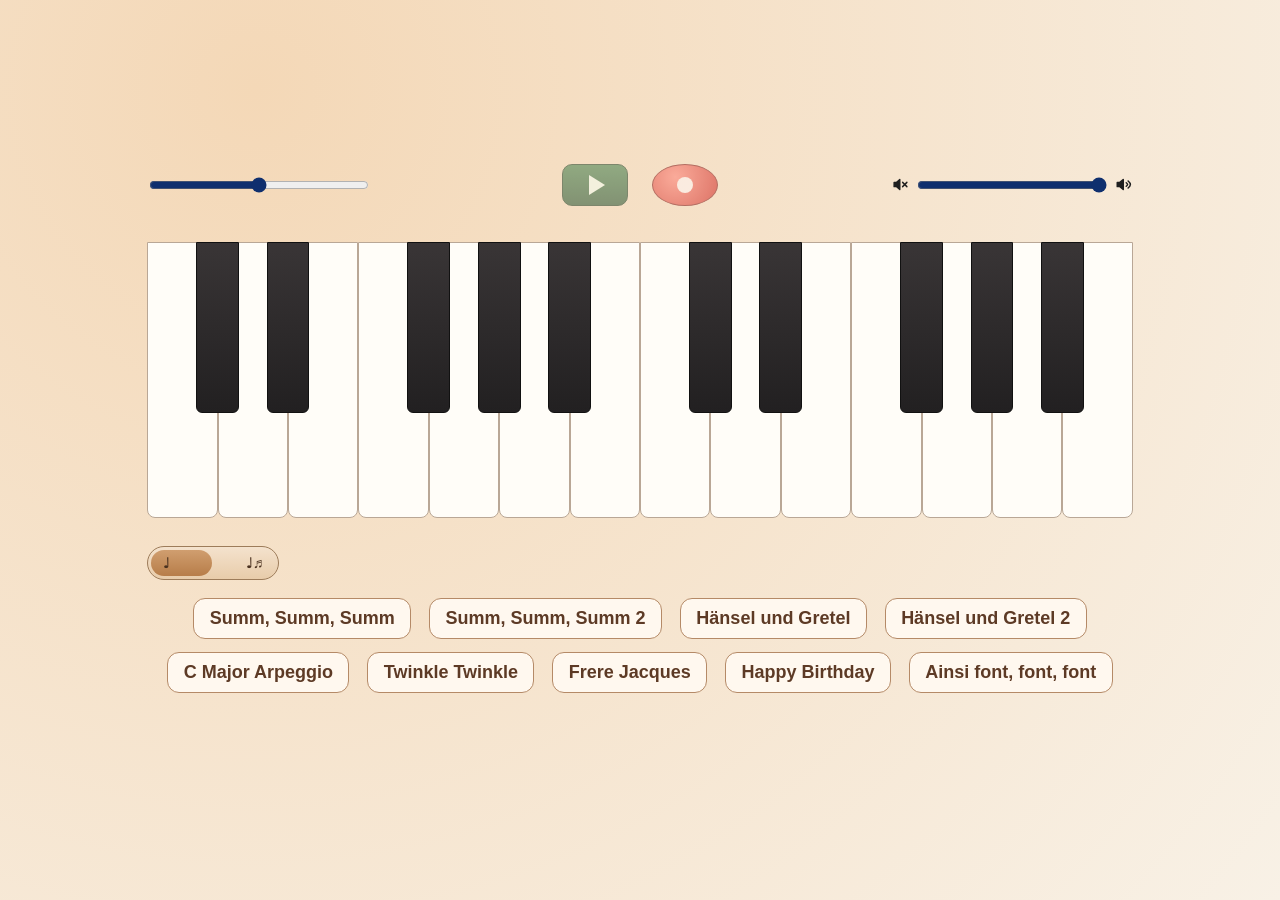
<file: demo/piano/index.html>
<!doctype html>
<html lang="en">
  <head>
    <meta charset="UTF-8" />
    <meta name="viewport" content="width=device-width, initial-scale=1.0" />
    <title>Elm Simon Piano</title>
    <link rel="apple-touch-icon" sizes="152x152" href="/apple-touch-icon-152x152.png" />
    <link rel="apple-touch-icon" sizes="167x167" href="/apple-touch-icon-167x167.png" />
    <link rel="apple-touch-icon" sizes="180x180" href="/apple-touch-icon-180x180.png" />
    <link rel="stylesheet" href="styles.css" />
  </head>
  <body>
    <div id="app"></div>
    <script src="elm.js"></script>
    <script src="ports.js"></script>
    <script>
      const app = Elm.Main.init({ node: document.getElementById("app") });
      window.startPorts(app);
    </script>
  </body>
</html>
</file>
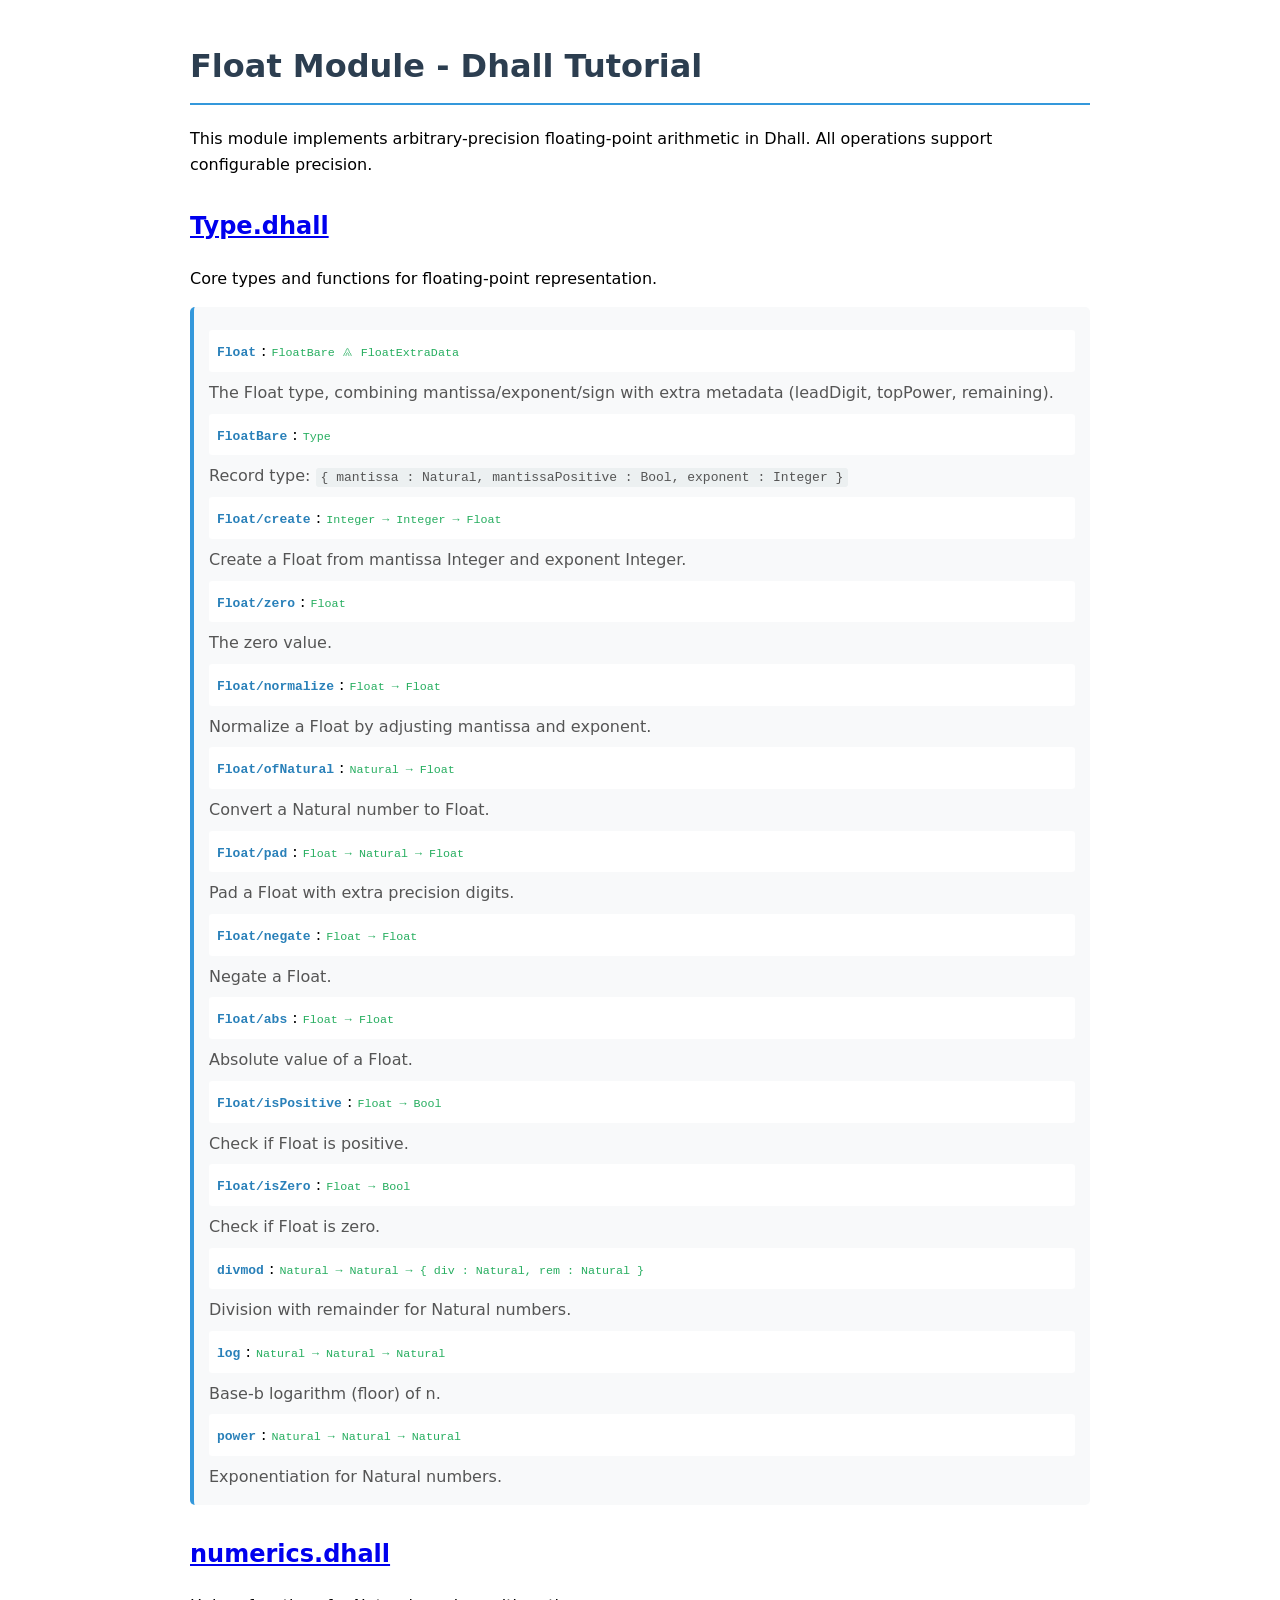
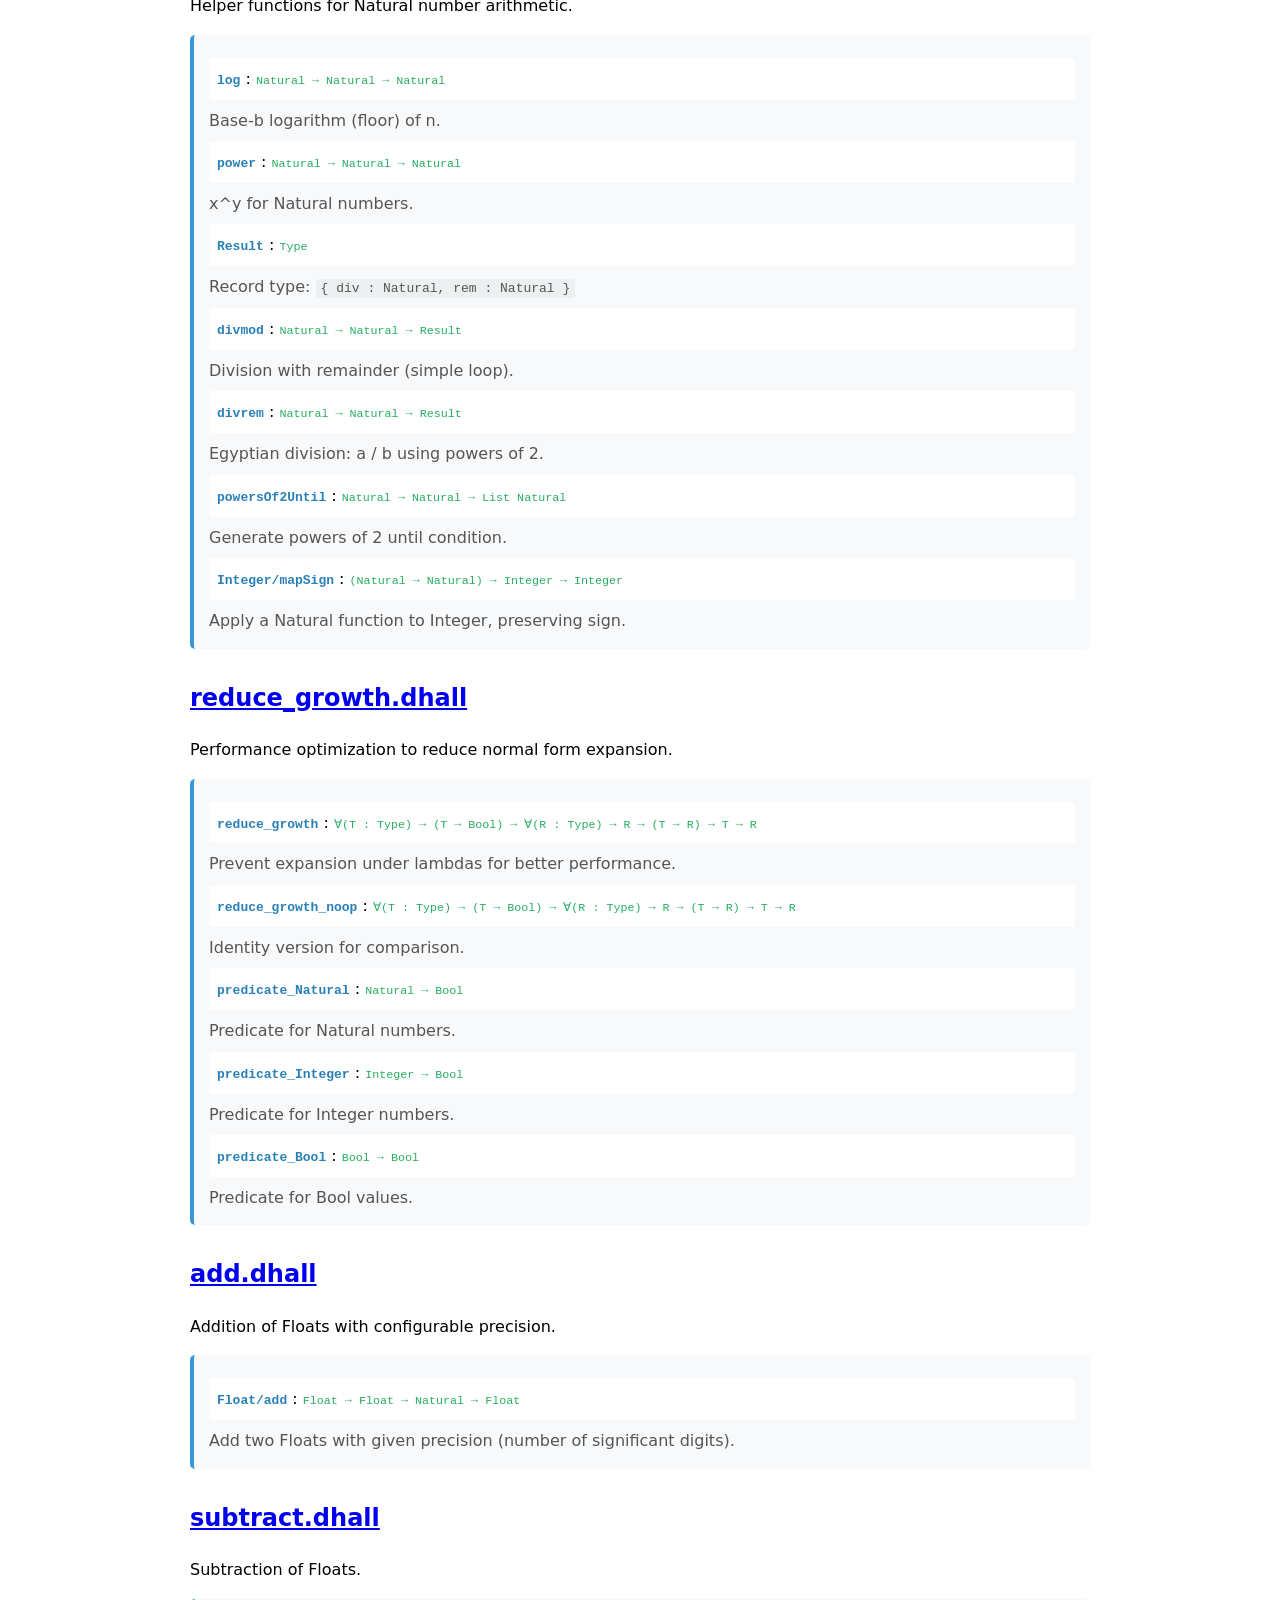
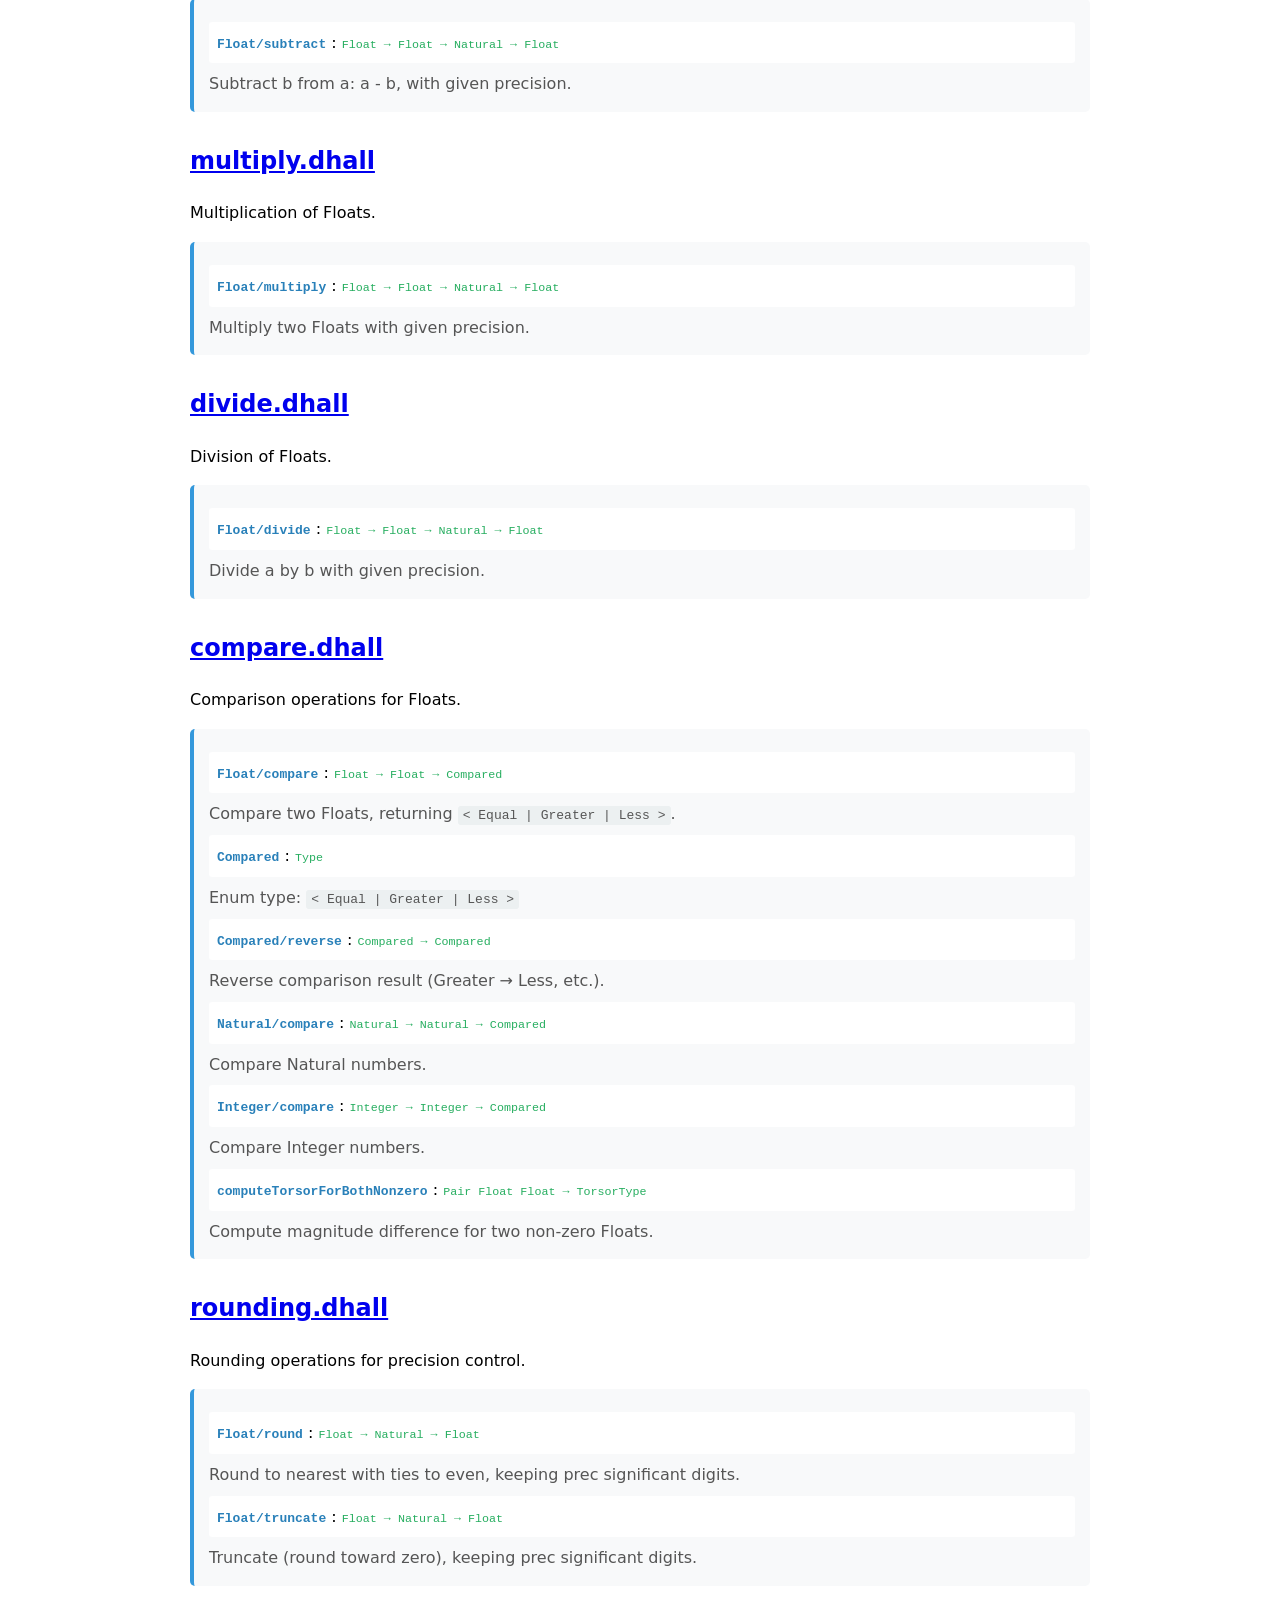
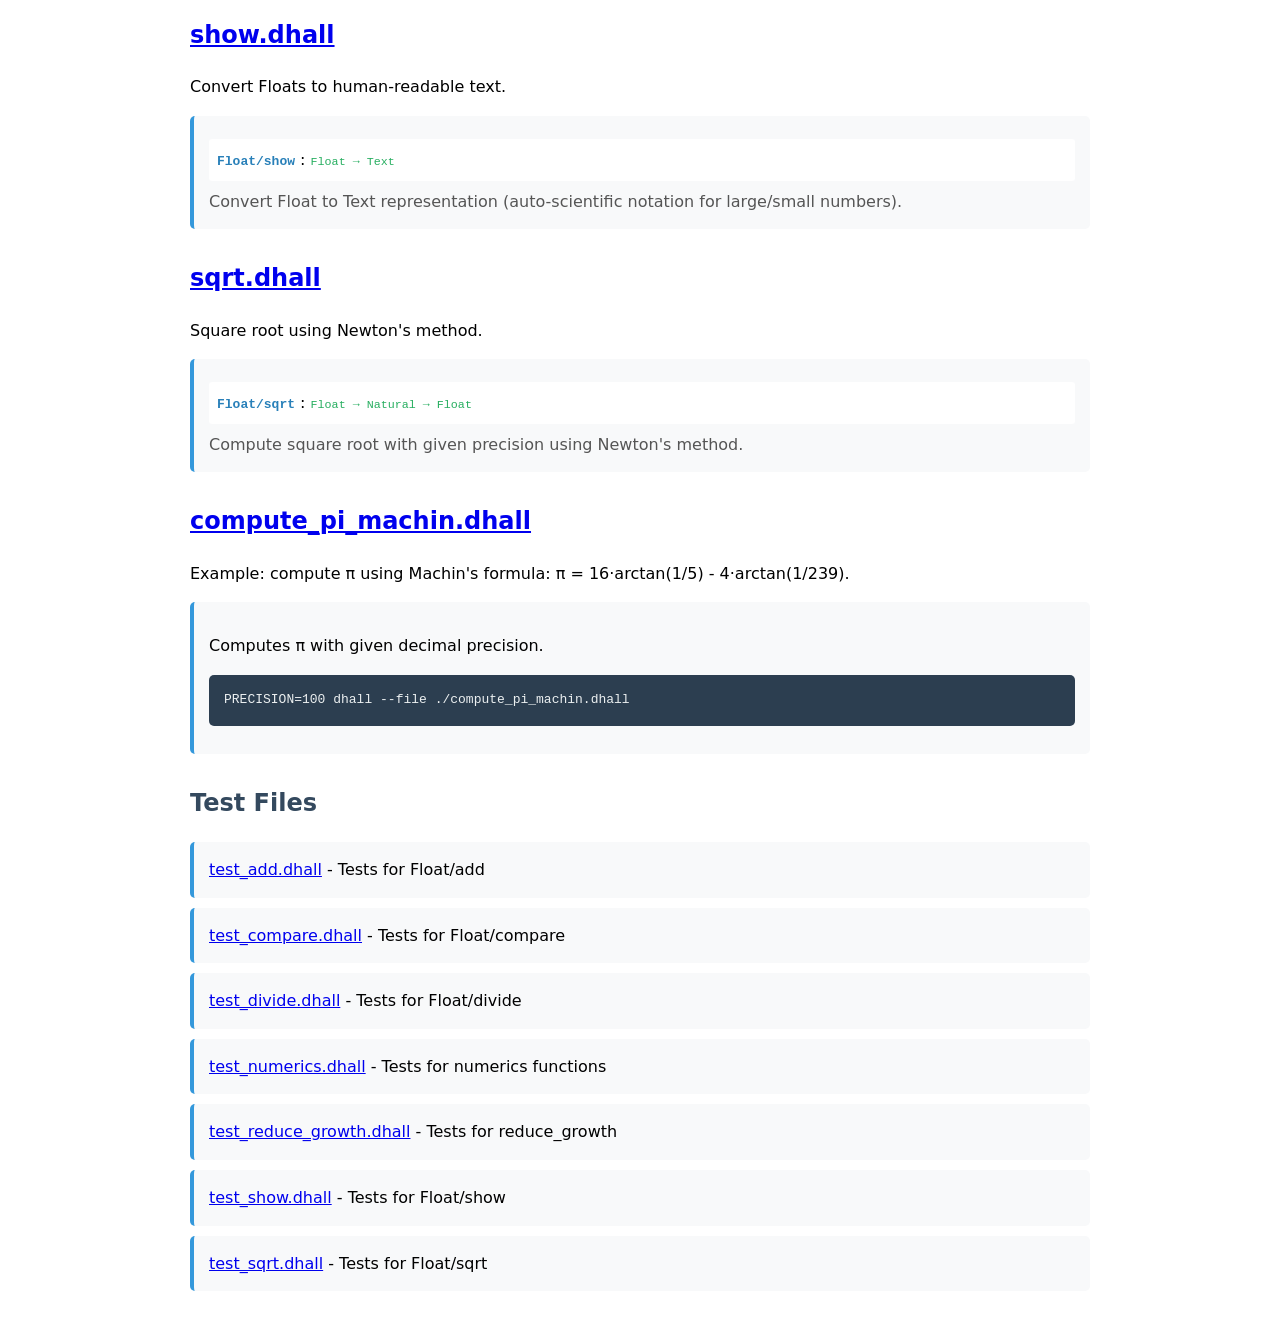
<file: dhall/Float/index.html>
<!DOCTYPE html>
<html lang="en">
<head>
    <meta charset="UTF-8">
    <meta name="viewport" content="width=device-width, initial-scale=1.0">
    <title>Float Module - Dhall Tutorial</title>
    <style>
        body { font-family: system-ui, sans-serif; max-width: 900px; margin: 0 auto; padding: 20px; line-height: 1.6; }
        h1 { color: #2c3e50; border-bottom: 2px solid #3498db; padding-bottom: 10px; }
        h2 { color: #34495e; margin-top: 30px; }
        h3 { color: #7f8c8d; margin-top: 20px; }
        .file-list { list-style: none; padding: 0; }
        .file-item { background: #f8f9fa; margin: 10px 0; padding: 15px; border-radius: 5px; border-left: 4px solid #3498db; }
        .file-name { font-family: monospace; font-weight: bold; color: #e74c3c; font-size: 1.1em; }
        .file-name a { color: #e74c3c; text-decoration: none; }
        .file-name a:hover { text-decoration: underline; }
        .file-desc { margin-top: 5px; color: #555; }
        .function { margin: 8px 0; padding: 8px; background: #fff; border-radius: 3px; }
        .func-name { font-family: monospace; font-weight: bold; color: #2980b9; }
        .func-type { font-family: monospace; color: #27ae60; font-size: 0.9em; }
        code { background: #ecf0f1; padding: 2px 5px; border-radius: 3px; font-family: monospace; }
        pre { background: #2c3e50; color: #ecf0f1; padding: 15px; border-radius: 5px; overflow-x: auto; }
    </style>
</head>
<body>
    <h1>Float Module - Dhall Tutorial</h1>
    <p>This module implements arbitrary-precision floating-point arithmetic in Dhall. All operations support configurable precision.</p>

    <h2><a href="Type.dhall">Type.dhall</a></h2>
    <p>Core types and functions for floating-point representation.</p>
    <div class="file-item">
        <div class="function"><span class="func-name">Float</span> : <span class="func-type">FloatBare ⩓ FloatExtraData</span></div>
        <div class="file-desc">The Float type, combining mantissa/exponent/sign with extra metadata (leadDigit, topPower, remaining).</div>
        
        <div class="function"><span class="func-name">FloatBare</span> : <span class="func-type">Type</span></div>
        <div class="file-desc">Record type: <code>{ mantissa : Natural, mantissaPositive : Bool, exponent : Integer }</code></div>
        
        <div class="function"><span class="func-name">Float/create</span> : <span class="func-type">Integer → Integer → Float</span></div>
        <div class="file-desc">Create a Float from mantissa Integer and exponent Integer.</div>
        
        <div class="function"><span class="func-name">Float/zero</span> : <span class="func-type">Float</span></div>
        <div class="file-desc">The zero value.</div>
        
        <div class="function"><span class="func-name">Float/normalize</span> : <span class="func-type">Float → Float</span></div>
        <div class="file-desc">Normalize a Float by adjusting mantissa and exponent.</div>
        
        <div class="function"><span class="func-name">Float/ofNatural</span> : <span class="func-type">Natural → Float</span></div>
        <div class="file-desc">Convert a Natural number to Float.</div>
        
        <div class="function"><span class="func-name">Float/pad</span> : <span class="func-type">Float → Natural → Float</span></div>
        <div class="file-desc">Pad a Float with extra precision digits.</div>
        
        <div class="function"><span class="func-name">Float/negate</span> : <span class="func-type">Float → Float</span></div>
        <div class="file-desc">Negate a Float.</div>
        
        <div class="function"><span class="func-name">Float/abs</span> : <span class="func-type">Float → Float</span></div>
        <div class="file-desc">Absolute value of a Float.</div>
        
        <div class="function"><span class="func-name">Float/isPositive</span> : <span class="func-type">Float → Bool</span></div>
        <div class="file-desc">Check if Float is positive.</div>
        
        <div class="function"><span class="func-name">Float/isZero</span> : <span class="func-type">Float → Bool</span></div>
        <div class="file-desc">Check if Float is zero.</div>
        
        <div class="function"><span class="func-name">divmod</span> : <span class="func-type">Natural → Natural → { div : Natural, rem : Natural }</span></div>
        <div class="file-desc">Division with remainder for Natural numbers.</div>
        
        <div class="function"><span class="func-name">log</span> : <span class="func-type">Natural → Natural → Natural</span></div>
        <div class="file-desc">Base-b logarithm (floor) of n.</div>
        
        <div class="function"><span class="func-name">power</span> : <span class="func-type">Natural → Natural → Natural</span></div>
        <div class="file-desc">Exponentiation for Natural numbers.</div>
    </div>

    <h2><a href="numerics.dhall">numerics.dhall</a></h2>
    <p>Helper functions for Natural number arithmetic.</p>
    <div class="file-item">
        <div class="function"><span class="func-name">log</span> : <span class="func-type">Natural → Natural → Natural</span></div>
        <div class="file-desc">Base-b logarithm (floor) of n.</div>
        
        <div class="function"><span class="func-name">power</span> : <span class="func-type">Natural → Natural → Natural</span></div>
        <div class="file-desc">x^y for Natural numbers.</div>
        
        <div class="function"><span class="func-name">Result</span> : <span class="func-type">Type</span></div>
        <div class="file-desc">Record type: <code>{ div : Natural, rem : Natural }</code></div>
        
        <div class="function"><span class="func-name">divmod</span> : <span class="func-type">Natural → Natural → Result</span></div>
        <div class="file-desc">Division with remainder (simple loop).</div>
        
        <div class="function"><span class="func-name">divrem</span> : <span class="func-type">Natural → Natural → Result</span></div>
        <div class="file-desc">Egyptian division: a / b using powers of 2.</div>
        
        <div class="function"><span class="func-name">powersOf2Until</span> : <span class="func-type">Natural → Natural → List Natural</span></div>
        <div class="file-desc">Generate powers of 2 until condition.</div>
        
        <div class="function"><span class="func-name">Integer/mapSign</span> : <span class="func-type">(Natural → Natural) → Integer → Integer</span></div>
        <div class="file-desc">Apply a Natural function to Integer, preserving sign.</div>
    </div>

    <h2><a href="reduce_growth.dhall">reduce_growth.dhall</a></h2>
    <p>Performance optimization to reduce normal form expansion.</p>
    <div class="file-item">
        <div class="function"><span class="func-name">reduce_growth</span> : <span class="func-type">∀(T : Type) → (T → Bool) → ∀(R : Type) → R → (T → R) → T → R</span></div>
        <div class="file-desc">Prevent expansion under lambdas for better performance.</div>
        
        <div class="function"><span class="func-name">reduce_growth_noop</span> : <span class="func-type">∀(T : Type) → (T → Bool) → ∀(R : Type) → R → (T → R) → T → R</span></div>
        <div class="file-desc">Identity version for comparison.</div>
        
        <div class="function"><span class="func-name">predicate_Natural</span> : <span class="func-type">Natural → Bool</span></div>
        <div class="file-desc">Predicate for Natural numbers.</div>
        
        <div class="function"><span class="func-name">predicate_Integer</span> : <span class="func-type">Integer → Bool</span></div>
        <div class="file-desc">Predicate for Integer numbers.</div>
        
        <div class="function"><span class="func-name">predicate_Bool</span> : <span class="func-type">Bool → Bool</span></div>
        <div class="file-desc">Predicate for Bool values.</div>
    </div>

    <h2><a href="add.dhall">add.dhall</a></h2>
    <p>Addition of Floats with configurable precision.</p>
    <div class="file-item">
        <div class="function"><span class="func-name">Float/add</span> : <span class="func-type">Float → Float → Natural → Float</span></div>
        <div class="file-desc">Add two Floats with given precision (number of significant digits).</div>
    </div>

    <h2><a href="subtract.dhall">subtract.dhall</a></h2>
    <p>Subtraction of Floats.</p>
    <div class="file-item">
        <div class="function"><span class="func-name">Float/subtract</span> : <span class="func-type">Float → Float → Natural → Float</span></div>
        <div class="file-desc">Subtract b from a: a - b, with given precision.</div>
    </div>

    <h2><a href="multiply.dhall">multiply.dhall</a></h2>
    <p>Multiplication of Floats.</p>
    <div class="file-item">
        <div class="function"><span class="func-name">Float/multiply</span> : <span class="func-type">Float → Float → Natural → Float</span></div>
        <div class="file-desc">Multiply two Floats with given precision.</div>
    </div>

    <h2><a href="divide.dhall">divide.dhall</a></h2>
    <p>Division of Floats.</p>
    <div class="file-item">
        <div class="function"><span class="func-name">Float/divide</span> : <span class="func-type">Float → Float → Natural → Float</span></div>
        <div class="file-desc">Divide a by b with given precision.</div>
    </div>

    <h2><a href="compare.dhall">compare.dhall</a></h2>
    <p>Comparison operations for Floats.</p>
    <div class="file-item">
        <div class="function"><span class="func-name">Float/compare</span> : <span class="func-type">Float → Float → Compared</span></div>
        <div class="file-desc">Compare two Floats, returning <code>< Equal | Greater | Less ></code>.</div>
        
        <div class="function"><span class="func-name">Compared</span> : <span class="func-type">Type</span></div>
        <div class="file-desc">Enum type: <code>< Equal | Greater | Less ></code></div>
        
        <div class="function"><span class="func-name">Compared/reverse</span> : <span class="func-type">Compared → Compared</span></div>
        <div class="file-desc">Reverse comparison result (Greater → Less, etc.).</div>
        
        <div class="function"><span class="func-name">Natural/compare</span> : <span class="func-type">Natural → Natural → Compared</span></div>
        <div class="file-desc">Compare Natural numbers.</div>
        
        <div class="function"><span class="func-name">Integer/compare</span> : <span class="func-type">Integer → Integer → Compared</span></div>
        <div class="file-desc">Compare Integer numbers.</div>
        
        <div class="function"><span class="func-name">computeTorsorForBothNonzero</span> : <span class="func-type">Pair Float Float → TorsorType</span></div>
        <div class="file-desc">Compute magnitude difference for two non-zero Floats.</div>
    </div>

    <h2><a href="rounding.dhall">rounding.dhall</a></h2>
    <p>Rounding operations for precision control.</p>
    <div class="file-item">
        <div class="function"><span class="func-name">Float/round</span> : <span class="func-type">Float → Natural → Float</span></div>
        <div class="file-desc">Round to nearest with ties to even, keeping prec significant digits.</div>
        
        <div class="function"><span class="func-name">Float/truncate</span> : <span class="func-type">Float → Natural → Float</span></div>
        <div class="file-desc">Truncate (round toward zero), keeping prec significant digits.</div>
    </div>

    <h2><a href="show.dhall">show.dhall</a></h2>
    <p>Convert Floats to human-readable text.</p>
    <div class="file-item">
        <div class="function"><span class="func-name">Float/show</span> : <span class="func-type">Float → Text</span></div>
        <div class="file-desc">Convert Float to Text representation (auto-scientific notation for large/small numbers).</div>
    </div>

    <h2><a href="sqrt.dhall">sqrt.dhall</a></h2>
    <p>Square root using Newton's method.</p>
    <div class="file-item">
        <div class="function"><span class="func-name">Float/sqrt</span> : <span class="func-type">Float → Natural → Float</span></div>
        <div class="file-desc">Compute square root with given precision using Newton's method.</div>
    </div>

    <h2><a href="compute_pi_machin.dhall">compute_pi_machin.dhall</a></h2>
    <p>Example: compute π using Machin's formula: π = 16·arctan(1/5) - 4·arctan(1/239).</p>
    <div class="file-item">
        <p>Computes π with given decimal precision.</p>
        <pre>PRECISION=100 dhall --file ./compute_pi_machin.dhall</pre>
    </div>

    <h2>Test Files</h2>
    <ul class="file-list">
        <li class="file-item"><a href="test_add.dhall">test_add.dhall</a> - Tests for Float/add</li>
        <li class="file-item"><a href="test_compare.dhall">test_compare.dhall</a> - Tests for Float/compare</li>
        <li class="file-item"><a href="test_divide.dhall">test_divide.dhall</a> - Tests for Float/divide</li>
        <li class="file-item"><a href="test_numerics.dhall">test_numerics.dhall</a> - Tests for numerics functions</li>
        <li class="file-item"><a href="test_reduce_growth.dhall">test_reduce_growth.dhall</a> - Tests for reduce_growth</li>
        <li class="file-item"><a href="test_show.dhall">test_show.dhall</a> - Tests for Float/show</li>
        <li class="file-item"><a href="test_sqrt.dhall">test_sqrt.dhall</a> - Tests for Float/sqrt</li>
    </ul>
</body>
</html>
</file>
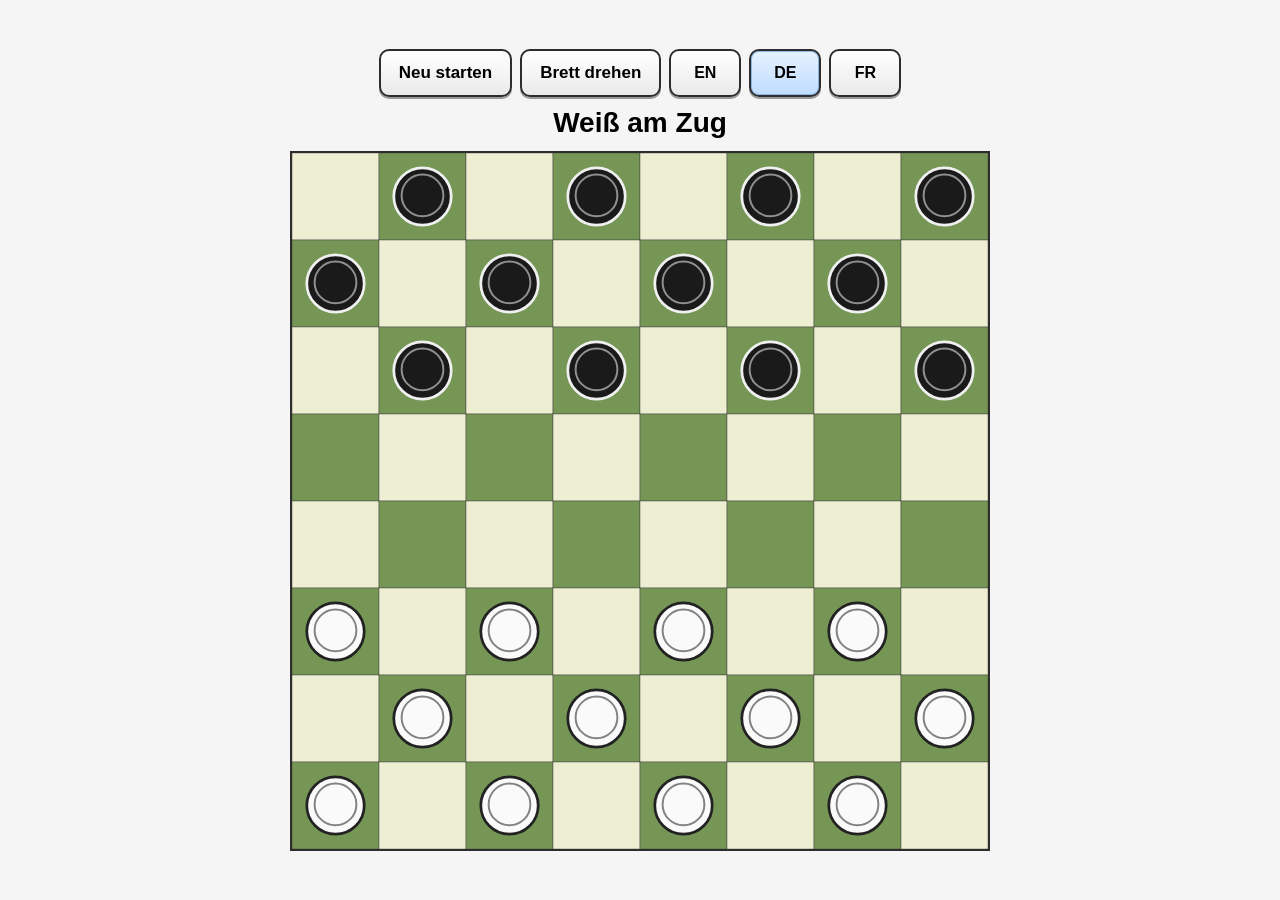
<file: demo/checkers/index-monolithic.html>
<!DOCTYPE html>
<html lang="en">
<head>
    <meta charset="UTF-8">
    <meta name="viewport" content="width=device-width, initial-scale=1.0">
    <title>Elm Checkers Demo</title>
    <style>
        html, body {
            margin: 0;
            padding: 0;
            width: 100%;
            height: 100%;
            overflow: hidden;
            background: #f5f5f5;
        }

        #app, #app * {
            user-select: none;
            -webkit-user-select: none;
            -moz-user-select: none;
            -ms-user-select: none;
            -webkit-touch-callout: none;
            -webkit-tap-highlight-color: transparent;
        }
    </style>
</head>
<body>
    <div id="app"></div>
    <script>
!function(r){"use strict";function n(r,n,t){return t.a=r,t.f=n,t}function t(r){return n(2,r,function(n){return function(t){return r(n,t)}})}function e(r){return n(3,r,function(n){return function(t){return function(e){return r(n,t,e)}}})}function u(r){return n(4,r,function(n){return function(t){return function(e){return function(u){return r(n,t,e,u)}}}})}function a(r){return n(5,r,function(n){return function(t){return function(e){return function(u){return function(a){return r(n,t,e,u,a)}}}}})}function i(r){return n(7,r,function(n){return function(t){return function(e){return function(u){return function(a){return function(i){return function(f){return r(n,t,e,u,a,i,f)}}}}}}})}function f(r,n,t){return 2===r.a?r.f(n,t):r(n)(t)}function o(r,n,t,e){return 3===r.a?r.f(n,t,e):r(n)(t)(e)}function c(r,n,t,e,u){return 4===r.a?r.f(n,t,e,u):r(n)(t)(e)(u)}function v(r,n,t,e,u,a){return 5===r.a?r.f(n,t,e,u,a):r(n)(t)(e)(u)(a)}function s(r,n,t,e,u,a,i,f){return 7===r.a?r.f(n,t,e,u,a,i,f):r(n)(t)(e)(u)(a)(i)(f)}var d={$:0};function b(r,n){return{$:1,a:r,b:n}}var l=t(b);function h(r){for(var n=d,t=r.length;t--;)n=b(r[t],n);return n}var $=e(function(r,n,t){for(var e=new Array(r),u=0;u<r;u++)e[u]=t(n+u);return e}),g=t(function(r,n){for(var t=new Array(r),e=0;e<r&&n.b;e++)t[e]=n.a,n=n.b;return t.length=e,k(t,n)});function p(r){throw new Error("https://github.com/elm/core/blob/1.0.0/hints/"+r+".md")}function m(r,n){for(var t,e=[],u=w(r,n,0,e);u&&(t=e.pop());u=w(t.a,t.b,0,e));return u}function w(r,n,t,e){if(r===n)return!0;if("object"!=typeof r||null===r||null===n)return"function"==typeof r&&p(5),!1;if(t>100)return e.push(k(r,n)),!0;for(var u in r.$<0&&(r=tn(r),n=tn(n)),r)if(!w(r[u],n[u],t+1,e))return!1;return!0}function x(r,n,t){if("object"!=typeof r)return r===n?0:r<n?-1:1;if(void 0===r.$)return(t=x(r.a,n.a))||(t=x(r.b,n.b))?t:x(r.c,n.c);for(;r.b&&n.b&&!(t=x(r.a,n.a));r=r.b,n=n.b);return t||(r.b?1:n.b?-1:0)}var y=t(function(r,n){var t=x(r,n);return t<0?Xr:t?en:Vr});function k(r,n){return{a:r,b:n}}function A(r,n){var t={};for(var e in r)t[e]=r[e];for(var e in n)t[e]=n[e];return t}function j(r,n){if("string"==typeof r)return r+n;if(!r.b)return n;var t=b(r.a,n);r=r.b;for(var e=t;r.b;r=r.b)e=e.b=b(r.a,n);return t}Math.pow;var _=t(function(r,n){var t=n%r;return 0===r?p(11):t>0&&r<0||t<0&&r>0?t+r:t});Math.PI,Math.E,Math.cos,Math.sin,Math.tan,Math.acos,Math.asin,Math.atan,Math.atan2;var B=Math.ceil,N=Math.floor,C=(Math.round,Math.sqrt,Math.log);isNaN;function F(r){return r+""}function E(r){return{$:2,b:r}}E(function(r){return"number"!=typeof r?q("an INT",r):-2147483647<r&&r<2147483647&&(0|r)===r?cn(r):!isFinite(r)||r%1?q("an INT",r):cn(r)}),E(function(r){return"boolean"==typeof r?cn(r):q("a BOOL",r)}),E(function(r){return"number"==typeof r?cn(r):q("a FLOAT",r)}),E(function(r){return cn(r)}),E(function(r){return"string"==typeof r?cn(r):r instanceof String?cn(r+""):q("a STRING",r)});var L=t(function(r,n){return M(r,n)});function M(r,n){switch(r.$){case 2:return r.b(n);case 5:return null===n?cn(r.c):q("null",n);case 3:return z(n)?T(r.b,n,h):q("a LIST",n);case 4:return z(n)?T(r.b,n,I):q("an ARRAY",n);case 6:var t=r.d;if("object"!=typeof n||null===n||!(t in n))return q("an OBJECT with a field named `"+t+"`",n);var e=M(r.b,n[t]);return qn(e)?e:un(f(fn,t,e.a));case 7:var u=r.e;if(!z(n))return q("an ARRAY",n);if(u>=n.length)return q("a LONGER array. Need index "+u+" but only see "+n.length+" entries",n);e=M(r.b,n[u]);return qn(e)?e:un(f(on,u,e.a));case 8:if("object"!=typeof n||null===n||z(n))return q("an OBJECT",n);var a=d;for(var i in n)if(n.hasOwnProperty(i)){e=M(r.b,n[i]);if(!qn(e))return un(f(fn,i,e.a));a=b(k(i,e.a),a)}return cn(gn(a));case 9:for(var o=r.f,c=r.g,v=0;v<c.length;v++){e=M(c[v],n);if(!qn(e))return e;o=o(e.a)}return cn(o);case 10:e=M(r.b,n);return qn(e)?M(r.h(e.a),n):e;case 11:for(var s=d,l=r.g;l.b;l=l.b){e=M(l.a,n);if(qn(e))return e;s=b(e.a,s)}return un(vn(gn(s)));case 1:return un(f(an,r.a,n));case 0:return cn(r.a)}}function T(r,n,t){for(var e=n.length,u=new Array(e),a=0;a<e;a++){var i=M(r,n[a]);if(!qn(i))return un(f(on,a,i.a));u[a]=i.a}return cn(t(u))}function z(r){return Array.isArray(r)||"undefined"!=typeof FileList&&r instanceof FileList}function I(r){return f(In,r.length,function(n){return r[n]})}function q(r,n){return un(f(an,"Expecting "+r,n))}function S(r,n){if(r===n)return!0;if(r.$!==n.$)return!1;switch(r.$){case 0:case 1:return r.a===n.a;case 2:return r.b===n.b;case 5:return r.c===n.c;case 3:case 4:case 8:return S(r.b,n.b);case 6:return r.d===n.d&&S(r.b,n.b);case 7:return r.e===n.e&&S(r.b,n.b);case 9:return r.f===n.f&&Y(r.g,n.g);case 10:return r.h===n.h&&S(r.b,n.b);case 11:return Y(r.g,n.g)}}function Y(r,n){var t=r.length;if(t!==n.length)return!1;for(var e=0;e<t;e++)if(!S(r[e],n[e]))return!1;return!0}function Z(r){return r}function O(r){return{$:0,a:r}}function R(r){return{$:2,b:r,c:null}}var W=t(function(r,n){return{$:3,b:r,d:n}});var P=0;function D(r){var n={$:0,e:P++,f:r,g:null,h:[]};return K(n),n}function G(r){return R(function(n){n(O(D(r)))})}function J(r,n){r.h.push(n),K(r)}var Q=!1,H=[];function K(r){if(H.push(r),!Q){for(Q=!0;r=H.shift();)U(r);Q=!1}}function U(r){for(;r.f;){var n=r.f.$;if(0===n||1===n){for(;r.g&&r.g.$!==n;)r.g=r.g.i;if(!r.g)return;r.f=r.g.b(r.f.a),r.g=r.g.i}else{if(2===n)return void(r.f.c=r.f.b(function(n){r.f=n,K(r)}));if(5===n){if(0===r.h.length)return;r.f=r.f.b(r.h.shift())}else r.g={$:3===n?0:1,b:r.f.b,i:r.g},r.f=r.f.d}}}function V(r){return R(function(n){var t=setTimeout(function(){n(O(0))},r);return function(){clearTimeout(t)}})}function X(r,n,t,e,u,a){var i=f(L,r,n?n.flags:void 0);qn(i)||p(2);var o={},c=t(i.a),v=c.a,s=a(b,v),d=function(r,n){var t;for(var e in rr){var u=rr[e];u.a&&((t=t||{})[e]=u.a(e,n)),r[e]=nr(u,n)}return t}(o,b);function b(r,n){var t=f(e,r,v);s(v=t.a,n),fr(o,t.b,u(v))}return fr(o,c.b,u(v)),d?{ports:d}:{}}var rr={};function nr(r,n){var t={g:n,h:void 0},e=r.c,u=r.d,a=r.e,i=r.f;function v(r){return f(W,v,{$:5,b:function(n){var f=n.a;return 0===n.$?o(u,t,f,r):a&&i?c(e,t,f.i,f.j,r):o(e,t,a?f.i:f.j,r)}})}return t.h=D(f(W,v,r.b))}var tr=t(function(r,n){return R(function(t){r.g(n),t(O(0))})});function er(r){return function(n){return{$:1,k:r,l:n}}}function ur(r){return{$:2,m:r}}var ar=[],ir=!1;function fr(r,n,t){if(ar.push({p:r,q:n,r:t}),!ir){ir=!0;for(var e;e=ar.shift();)or(e.p,e.q,e.r);ir=!1}}function or(r,n,t){var e={};for(var u in cr(!0,n,e,null),cr(!1,t,e,null),r)J(r[u],{$:"fx",a:e[u]||{i:d,j:d}})}function cr(r,n,t,e){switch(n.$){case 1:var u=n.k,a=function(r,n,t,e){function u(r){for(var n=t;n;n=n.t)r=n.s(r);return r}var a=r?rr[n].e:rr[n].f;return f(a,u,e)}(r,u,e,n.l);return void(t[u]=function(r,n,t){return t=t||{i:d,j:d},r?t.i=b(n,t.i):t.j=b(n,t.j),t}(r,a,t[u]));case 2:for(var i=n.m;i.b;i=i.b)cr(r,i.a,t,e);return;case 3:return void cr(r,n.o,t,{s:n.n,t:e})}}var vr;function sr(r,n){for(var t in n)t in r?"init"==t?p(6):sr(r[t],n[t]):r[t]=n[t]}var dr="undefined"!=typeof document?document:{};function br(r,n){r.appendChild(n)}function lr(r){return{$:0,a:r}}var hr=t(function(r,n){return t(function(t,e){for(var u=[],a=0;e.b;e=e.b){var i=e.a;a+=i.b||0,u.push(i)}return a+=u.length,{$:1,c:n,d:xr(t),e:u,f:r,b:a}})}),$r=hr(void 0);t(function(r,n){return t(function(t,e){for(var u=[],a=0;e.b;e=e.b){var i=e.a;a+=i.b.b||0,u.push(i)}return a+=u.length,{$:2,c:n,d:xr(t),e:u,f:r,b:a}})})(void 0);var gr=t(function(r,n){return{$:"a0",n:r,o:n}}),pr=t(function(r,n){return{$:"a1",n:r,o:n}}),mr=t(function(r,n){return{$:"a3",n:r,o:n}});var wr;function xr(r){for(var n={};r.b;r=r.b){var t=r.a,e=t.$,u=t.n,a=t.o;if("a2"!==e){var i=n[e]||(n[e]={});"a3"===e&&"class"===u?yr(i,u,a):i[u]=a}else"className"===u?yr(n,u,Z(a)):n[u]=Z(a)}return n}function yr(r,n,t){var e=r[n];r[n]=e?e+" "+t:t}function kr(r,n){var t=r.$;if(5===t)return kr(r.k||(r.k=r.m()),n);if(0===t)return dr.createTextNode(r.a);if(4===t){for(var e=r.k,u=r.j;4===e.$;)"object"!=typeof u?u=[u,e.j]:u.push(e.j),e=e.k;var a={j:u,p:n};return(i=kr(e,a)).elm_event_node_ref=a,i}if(3===t)return Ar(i=r.h(r.g),n,r.d),i;var i=r.f?dr.createElementNS(r.f,r.c):dr.createElement(r.c);vr&&"a"==r.c&&i.addEventListener("click",vr(i)),Ar(i,n,r.d);for(var f=r.e,o=0;o<f.length;o++)br(i,kr(1===t?f[o]:f[o].b,n));return i}function Ar(r,n,t){for(var e in t){var u=t[e];"a1"===e?jr(r,u):"a0"===e?Nr(r,n,u):"a3"===e?_r(r,u):"a4"===e?Br(r,u):("value"!==e&&"checked"!==e||r[e]!==u)&&(r[e]=u)}}function jr(r,n){var t=r.style;for(var e in n)t[e]=n[e]}function _r(r,n){for(var t in n){var e=n[t];void 0!==e?r.setAttribute(t,e):r.removeAttribute(t)}}function Br(r,n){for(var t in n){var e=n[t],u=e.f,a=e.o;void 0!==a?r.setAttributeNS(u,t,a):r.removeAttributeNS(u,t)}}function Nr(r,n,t){var e=r.elmFs||(r.elmFs={});for(var u in t){var a=t[u],i=e[u];if(a){if(i){if(i.q.$===a.$){i.q=a;continue}r.removeEventListener(u,i)}i=Cr(n,a),r.addEventListener(u,i,wr&&{passive:Yn(a)<2}),e[u]=i}else r.removeEventListener(u,i),e[u]=void 0}}try{window.addEventListener("t",null,Object.defineProperty({},"passive",{get:function(){wr=!0}}))}catch(r){}function Cr(r,n){function t(n){var e=t.q,u=M(e.a,n);if(qn(u)){for(var a,i=Yn(e),f=u.a,o=i?i<3?f.a:f.aa:f,c=1==i?f.b:3==i&&f.bp,v=(c&&n.stopPropagation(),(2==i?f.b:3==i&&f.bl)&&n.preventDefault(),r);a=v.j;){if("function"==typeof a)o=a(o);else for(var s=a.length;s--;)o=a[s](o);v=v.p}v(o,c)}}return t.q=n,t}function Fr(r,n){return r.$==n.$&&S(r.a,n.a)}function Er(r,n){var t=[];return Mr(r,n,t,0),t}function Lr(r,n,t,e){var u={$:n,r:t,s:e,t:void 0,u:void 0};return r.push(u),u}function Mr(r,n,t,e){if(r!==n){var u=r.$,a=n.$;if(u!==a){if(1!==u||2!==a)return void Lr(t,0,e,n);n=function(r){for(var n=r.e,t=n.length,e=new Array(t),u=0;u<t;u++)e[u]=n[u].b;return{$:1,c:r.c,d:r.d,e:e,f:r.f,b:r.b}}(n),a=1}switch(a){case 5:for(var i=r.l,f=n.l,o=i.length,c=o===f.length;c&&o--;)c=i[o]===f[o];if(c)return void(n.k=r.k);n.k=n.m();var v=[];return Mr(r.k,n.k,v,0),void(v.length>0&&Lr(t,1,e,v));case 4:for(var s=r.j,d=n.j,b=!1,l=r.k;4===l.$;)b=!0,"object"!=typeof s?s=[s,l.j]:s.push(l.j),l=l.k;for(var h=n.k;4===h.$;)b=!0,"object"!=typeof d?d=[d,h.j]:d.push(h.j),h=h.k;return b&&s.length!==d.length?void Lr(t,0,e,n):((b?function(r,n){for(var t=0;t<r.length;t++)if(r[t]!==n[t])return!1;return!0}(s,d):s===d)||Lr(t,2,e,d),void Mr(l,h,t,e+1));case 0:return void(r.a!==n.a&&Lr(t,3,e,n.a));case 1:return void Tr(r,n,t,e,Ir);case 2:return void Tr(r,n,t,e,qr);case 3:if(r.h!==n.h)return void Lr(t,0,e,n);var $=zr(r.d,n.d);$&&Lr(t,4,e,$);var g=n.i(r.g,n.g);return void(g&&Lr(t,5,e,g))}}}function Tr(r,n,t,e,u){if(r.c===n.c&&r.f===n.f){var a=zr(r.d,n.d);a&&Lr(t,4,e,a),u(r,n,t,e)}else Lr(t,0,e,n)}function zr(r,n,t){var e;for(var u in r)if("a1"!==u&&"a0"!==u&&"a3"!==u&&"a4"!==u)if(u in n){var a=r[u],i=n[u];a===i&&"value"!==u&&"checked"!==u||"a0"===t&&Fr(a,i)||((e=e||{})[u]=i)}else(e=e||{})[u]=t?"a1"===t?"":"a0"===t||"a3"===t?void 0:{f:r[u].f,o:void 0}:"string"==typeof r[u]?"":null;else{var f=zr(r[u],n[u]||{},u);f&&((e=e||{})[u]=f)}for(var o in n)o in r||((e=e||{})[o]=n[o]);return e}function Ir(r,n,t,e){var u=r.e,a=n.e,i=u.length,f=a.length;i>f?Lr(t,6,e,{v:f,i:i-f}):i<f&&Lr(t,7,e,{v:i,e:a});for(var o=i<f?i:f,c=0;c<o;c++){var v=u[c];Mr(v,a[c],t,++e),e+=v.b||0}}function qr(r,n,t,e){for(var u=[],a={},i=[],f=r.e,o=n.e,c=f.length,v=o.length,s=0,d=0,b=e;s<c&&d<v;){var l=f[s],h=o[d],$=l.a,g=h.a,p=l.b,m=h.b,w=void 0,x=void 0;if($!==g){var y=f[s+1],k=o[d+1];if(y){var A=y.a,j=y.b;x=g===A}if(k){var _=k.a,B=k.b;w=$===_}if(w&&x)Mr(p,B,u,++b),Yr(a,u,$,m,d,i),b+=p.b||0,Zr(a,u,$,j,++b),b+=j.b||0,s+=2,d+=2;else if(w)b++,Yr(a,u,g,m,d,i),Mr(p,B,u,b),b+=p.b||0,s+=1,d+=2;else if(x)Zr(a,u,$,p,++b),b+=p.b||0,Mr(j,m,u,++b),b+=j.b||0,s+=2,d+=1;else{if(!y||A!==_)break;Zr(a,u,$,p,++b),Yr(a,u,g,m,d,i),b+=p.b||0,Mr(j,B,u,++b),b+=j.b||0,s+=2,d+=2}}else Mr(p,m,u,++b),b+=p.b||0,s++,d++}for(;s<c;){b++;p=(l=f[s]).b;Zr(a,u,l.a,p,b),b+=p.b||0,s++}for(;d<v;){var N=N||[];Yr(a,u,(h=o[d]).a,h.b,void 0,N),d++}(u.length>0||i.length>0||N)&&Lr(t,8,e,{w:u,x:i,y:N})}var Sr="_elmW6BL";function Yr(r,n,t,e,u,a){var i=r[t];if(!i)return i={c:0,z:e,r:u,s:void 0},a.push({r:u,A:i}),void(r[t]=i);if(1===i.c){a.push({r:u,A:i}),i.c=2;var f=[];return Mr(i.z,e,f,i.r),i.r=u,void(i.s.s={w:f,A:i})}Yr(r,n,t+Sr,e,u,a)}function Zr(r,n,t,e,u){var a=r[t];if(a){if(0===a.c){a.c=2;var i=[];return Mr(e,a.z,i,u),void Lr(n,9,u,{w:i,A:a})}Zr(r,n,t+Sr,e,u)}else{var f=Lr(n,9,u,void 0);r[t]={c:1,z:e,r:u,s:f}}}function Or(r,n,t,e){Rr(r,n,t,0,0,n.b,e)}function Rr(r,n,t,e,u,a,i){for(var f=t[e],o=f.r;o===u;){var c=f.$;if(1===c)Or(r,n.k,f.s,i);else if(8===c){f.t=r,f.u=i,(v=f.s.w).length>0&&Rr(r,n,v,0,u,a,i)}else if(9===c){f.t=r,f.u=i;var v,s=f.s;if(s)s.A.s=r,(v=s.w).length>0&&Rr(r,n,v,0,u,a,i)}else f.t=r,f.u=i;if(!(f=t[++e])||(o=f.r)>a)return e}var d=n.$;if(4===d){for(var b=n.k;4===b.$;)b=b.k;return Rr(r,b,t,e,u+1,a,r.elm_event_node_ref)}for(var l=n.e,h=r.childNodes,$=0;$<l.length;$++){u++;var g=1===d?l[$]:l[$].b,p=u+(g.b||0);if(u<=o&&o<=p&&(!(f=t[e=Rr(h[$],g,t,e,u,p,i)])||(o=f.r)>a))return e;u=p}return e}function Wr(r,n,t,e){return 0===t.length?r:(Or(r,n,t,e),Pr(r,t))}function Pr(r,n){for(var t=0;t<n.length;t++){var e=n[t],u=e.t,a=Dr(u,e);u===r&&(r=a)}return r}function Dr(r,n){switch(n.$){case 0:return function(r,n,t){var e=r.parentNode,u=kr(n,t);u.elm_event_node_ref||(u.elm_event_node_ref=r.elm_event_node_ref);e&&u!==r&&e.replaceChild(u,r);return u}(r,n.s,n.u);case 4:return Ar(r,n.u,n.s),r;case 3:return r.replaceData(0,r.length,n.s),r;case 1:return Pr(r,n.s);case 2:return r.elm_event_node_ref?r.elm_event_node_ref.j=n.s:r.elm_event_node_ref={j:n.s,p:n.u},r;case 6:for(var t=n.s,e=0;e<t.i;e++)r.removeChild(r.childNodes[t.v]);return r;case 7:for(var u=(t=n.s).e,a=(e=t.v,r.childNodes[e]);e<u.length;e++)r.insertBefore(kr(u[e],n.u),a);return r;case 9:if(!(t=n.s))return r.parentNode.removeChild(r),r;var i=t.A;return void 0!==i.r&&r.parentNode.removeChild(r),i.s=Pr(r,t.w),r;case 8:return function(r,n){var t=n.s,e=function(r,n){if(!r)return;for(var t=dr.createDocumentFragment(),e=0;e<r.length;e++){var u=r[e].A;br(t,2===u.c?u.s:kr(u.z,n.u))}return t}(t.y,n);r=Pr(r,t.w);for(var u=t.x,a=0;a<u.length;a++){var i=u[a],f=i.A,o=2===f.c?f.s:kr(f.z,n.u);r.insertBefore(o,r.childNodes[i.r])}e&&br(r,e);return r}(r,n);case 5:return n.s(r);default:p(10)}}function Gr(r){if(3===r.nodeType)return lr(r.textContent);if(1!==r.nodeType)return lr("");for(var n=d,t=r.attributes,e=t.length;e--;){var u=t[e],a=u.name,i=u.value;n=b(f(mr,a,i),n)}var c=r.tagName.toLowerCase(),v=d,s=r.childNodes;for(e=s.length;e--;)v=b(Gr(s[e]),v);return o($r,c,n,v)}var Jr=u(function(r,n,t,e){return X(n,e,r.dB,r.eP,r.es,function(n,t){var u=r.eQ,a=e.node,i=Gr(a);return Hr(t,function(r){var t=u(r),e=Er(i,t);a=Wr(a,i,e,n),i=t})})}),Qr=("undefined"!=typeof cancelAnimationFrame&&cancelAnimationFrame,"undefined"!=typeof requestAnimationFrame?requestAnimationFrame:function(r){return setTimeout(r,1e3/60)});function Hr(r,n){n(r);var t=0;function e(){t=1===t?0:(Qr(e),n(r),1)}return function(u,a){r=u,a?(n(r),2===t&&(t=1)):(0===t&&Qr(e),t=2)}}var Kr={addEventListener:function(){},removeEventListener:function(){}};"undefined"!=typeof document&&document,"undefined"!=typeof window&&window;var Ur,Vr=1,Xr=0,rn=l,nn=e(function(r,n,t){for(;;){if(-2===t.$)return n;var e=t.b,u=t.c,a=t.d,i=t.e,f=r,c=o(r,e,u,o(nn,r,n,i));r=f,n=c,t=a}}),tn=function(r){return o(nn,e(function(r,n,t){return f(rn,k(r,n),t)}),d,r)},en=2,un=function(r){return{$:1,a:r}},an=t(function(r,n){return{$:3,a:r,b:n}}),fn=t(function(r,n){return{$:0,a:r,b:n}}),on=t(function(r,n){return{$:1,a:r,b:n}}),cn=function(r){return{$:0,a:r}},vn=function(r){return{$:2,a:r}},sn=function(r){return{$:0,a:r}},dn={$:1},bn=F,ln=e(function(r,n,t){for(;;){if(!t.b)return n;var e=t.a,u=t.b,a=r,i=f(r,e,n);r=a,n=i,t=u}}),hn=e(function(r,n,t){for(;;){if(!(x(r,n)<1))return t;var e=r,u=n-1,a=f(rn,n,t);r=e,n=u,t=a}}),$n=t(function(r,n){return o(hn,r,n,d)}),gn=function(r){return o(ln,rn,d,r)},pn=32,mn=u(function(r,n,t,e){return{$:0,a:r,b:n,c:t,d:e}}),wn=[],xn=B,yn=t(function(r,n){return C(n)/C(r)}),kn=xn(f(yn,2,pn)),An=c(mn,0,kn,wn,wn),jn=$,_n=function(r){return{$:1,a:r}},Bn=N,Nn=function(r){return r.length},Cn=t(function(r,n){return x(r,n)>0?r:n}),Fn=function(r){return{$:0,a:r}},En=g,Ln=t(function(r,n){for(;;){var t=f(En,pn,r),e=t.a,u=t.b,a=f(rn,Fn(e),n);if(!u.b)return gn(a);r=u,n=a}}),Mn=t(function(r,n){for(;;){var t=xn(n/pn);if(1===t)return f(En,pn,r).a;r=f(Ln,r,d),n=t}}),Tn=t(function(r,n){if(n.i){var t=n.i*pn,e=Bn(f(yn,pn,t-1)),u=r?gn(n.m):n.m,a=f(Mn,u,n.i);return c(mn,Nn(n.l)+t,f(Cn,5,e*kn),a,n.l)}return c(mn,Nn(n.l),kn,wn,n.l)}),zn=a(function(r,n,t,e,u){for(;;){if(n<0)return f(Tn,!1,{m:e,i:t/pn|0,l:u});var a=_n(o(jn,pn,n,r));r=r,n=n-pn,t=t,e=f(rn,a,e),u=u}}),In=t(function(r,n){if(r<=0)return An;var t=r%pn;return v(zn,n,r-t-pn,r,d,o(jn,t,r-t,n))}),qn=function(r){return!r.$},Sn=function(r){return{$:0,a:r}},Yn=function(r){switch(r.$){case 0:return 0;case 1:return 1;case 2:return 2;default:return 3}},Zn=O,On=Zn(0),Rn=u(function(r,n,t,e){if(e.b){var u=e.a,a=e.b;if(a.b){var i=a.a,v=a.b;if(v.b){var s=v.a,d=v.b;if(d.b){var b=d.a,l=d.b;return f(r,u,f(r,i,f(r,s,f(r,b,t>500?o(ln,r,n,gn(l)):c(Rn,r,n,t+1,l)))))}return f(r,u,f(r,i,f(r,s,n)))}return f(r,u,f(r,i,n))}return f(r,u,n)}return n}),Wn=e(function(r,n,t){return c(Rn,r,n,0,t)}),Pn=t(function(r,n){return o(Wn,t(function(n,t){return f(rn,r(n),t)}),d,n)}),Dn=W,Gn=t(function(r,n){return f(Dn,function(n){return Zn(r(n))},n)}),Jn=e(function(r,n,t){return f(Dn,function(n){return f(Dn,function(t){return Zn(f(r,n,t))},t)},n)}),Qn=tr,Hn=t(function(r,n){var t=n;return G(f(Dn,Qn(r),t))}),Kn=e(function(r,n,t){return f(Gn,function(r){return 0},(e=f(Pn,Hn(r),n),o(Wn,Jn(rn),Zn(d),e)));var e}),Un=e(function(r,n,t){return Zn(0)}),Vn=t(function(r,n){return f(Gn,r,n)});rr.Task={b:On,c:Kn,d:Un,e:Vn,f:Ur};var Xn,rt,nt=er("Task"),tt=t(function(r,n){return nt(f(Gn,r,n))}),et=Jr,ut={$:-2},at=ut,it=a(function(r,n,t,e,u){return{$:-1,a:r,b:n,c:t,d:e,e:u}}),ft=a(function(r,n,t,e,u){if(-1!==u.$||u.a){if(-1!==e.$||e.a||-1!==e.d.$||e.d.a)return v(it,r,n,t,e,u);e.a,h=e.b,$=e.c;var a=e.d,i=(a.a,a.b),f=a.c,o=a.d,c=a.e;p=e.e;return v(it,0,h,$,v(it,1,i,f,o,c),v(it,1,n,t,p,u))}u.a;var s=u.b,d=u.c,b=u.d,l=u.e;if(-1!==e.$||e.a)return v(it,r,s,d,v(it,0,n,t,e,b),l);e.a;var h=e.b,$=e.c,g=e.d,p=e.e;return v(it,0,n,t,v(it,1,h,$,g,p),v(it,1,s,d,b,l))}),ot=y,ct=e(function(r,n,t){if(-2===t.$)return v(it,0,r,n,ut,ut);var e=t.a,u=t.b,a=t.c,i=t.d,c=t.e;switch(f(ot,r,u)){case 0:return v(ft,e,u,a,o(ct,r,n,i),c);case 1:return v(it,e,u,n,i,c);default:return v(ft,e,u,a,i,o(ct,r,n,c))}}),vt=e(function(r,n,t){var e=o(ct,r,n,t);if(-1!==e.$||e.a)return e;e.a;var u=e.b,a=e.c,i=e.d,f=e.e;return v(it,1,u,a,i,f)}),st=t(function(r,n){return n.b?o(Wn,rn,n,r):r}),dt=t(function(r,n){return o(Wn,st,d,f(Pn,r,n))}),bt=e(function(r,n,t){var e=r(n);if(e.$)return t;var u=e.a;return f(rn,u,t)}),lt=t(function(r,n){return o(Wn,bt(r),d,n)}),ht=_,$t=function(r){var n=r.a,t=r.b;return!f(ht,2,n+t)},gt=function(r){var n=h(r?[5,6,7]:[0,1,2]);return f(dt,function(n){return f(lt,function(t){return $t(k(t,n))?sn(k(k(t,n),{Z:0,B:r})):dn},f($n,0,7))},n)},pt={u:(Xn=j(gt(0),gt(1)),o(ln,t(function(r,n){var t=r.a,e=r.b;return o(vt,t,e,n)}),at,Xn)),Y:dn,I:dn,F:1,al:0,ad:dn,C:0},mt=ur(d),wt=ur(d),xt={$:4},yt=t(function(r,n){return!r&&7===n||1===r&&!n}),kt=function(r){if(-1===r.$&&-1===r.d.$&&-1===r.e.$){if(-1!==r.e.d.$||r.e.d.a){r.a,u=r.b,a=r.c;var n=r.d,t=(n.a,f=n.b,o=n.c,c=n.d,s=n.e,r.e);t.a,b=t.b,l=t.c,e=t.d,m=t.e;return v(it,1,u,a,v(it,0,f,o,c,s),v(it,0,b,l,e,m))}r.a;var e,u=r.b,a=r.c,i=r.d,f=(i.a,i.b),o=i.c,c=i.d,s=i.e,d=r.e,b=(d.a,d.b),l=d.c,h=((e=d.d).a,e.b),$=e.c,g=e.d,p=e.e,m=d.e;return v(it,0,h,$,v(it,1,u,a,v(it,0,f,o,c,s),g),v(it,1,b,l,p,m))}return r},At=function(r){if(-1===r.$&&-1===r.d.$&&-1===r.e.$){if(-1!==r.d.d.$||r.d.d.a){r.a,u=r.b,a=r.c;var n=r.d,t=(n.a,f=n.b,o=n.c,n.d),e=(h=n.e,r.e);e.a,g=e.b,p=e.c,m=e.d,w=e.e;return v(it,1,u,a,v(it,0,f,o,t,h),v(it,0,g,p,m,w))}r.a;var u=r.b,a=r.c,i=r.d,f=(i.a,i.b),o=i.c,c=i.d,s=(c.a,c.b),d=c.c,b=c.d,l=c.e,h=i.e,$=r.e,g=($.a,$.b),p=$.c,m=$.d,w=$.e;return v(it,0,f,o,v(it,1,s,d,b,l),v(it,1,u,a,h,v(it,0,g,p,m,w)))}return r},jt=i(function(r,n,t,e,u,a,i){if(-1!==a.$||a.a){r:for(;;){if(-1===i.$&&1===i.a){if(-1===i.d.$){if(1===i.d.a){i.a,i.d.a;return At(n)}break r}i.a,i.d;return At(n)}break r}return n}a.a;var f=a.b,o=a.c,c=a.d,s=a.e;return v(it,t,f,o,c,v(it,0,e,u,s,i))}),_t=function(r){if(-1===r.$&&-1===r.d.$){var n=r.a,t=r.b,e=r.c,u=r.d,a=u.a,i=u.d,f=r.e;if(1===a){if(-1!==i.$||i.a){var o=kt(r);if(-1===o.$){var c=o.a,s=o.b,d=o.c,b=o.d,l=o.e;return v(ft,c,s,d,_t(b),l)}return ut}i.a;return v(it,n,t,e,_t(u),f)}return v(it,n,t,e,_t(u),f)}return ut},Bt=t(function(r,n){if(-2===n.$)return ut;var t=n.a,e=n.b,u=n.c,a=n.d,i=n.e;if(x(r,e)<0){if(-1===a.$&&1===a.a){a.a;var o=a.d;if(-1!==o.$||o.a){var c=kt(n);if(-1===c.$){var d=c.a,b=c.b,l=c.c,h=c.d,$=c.e;return v(ft,d,b,l,f(Bt,r,h),$)}return ut}o.a;return v(it,t,e,u,f(Bt,r,a),i)}return v(it,t,e,u,f(Bt,r,a),i)}return f(Nt,r,s(jt,r,n,t,e,u,a,i))}),Nt=t(function(r,n){if(-1===n.$){var t=n.a,e=n.b,u=n.c,a=n.d,i=n.e;if(m(r,e)){var o=function(r){for(;;){if(-1!==r.$||-1!==r.d.$)return r;r=r.d}}(i);if(-1===o.$){var c=o.b,s=o.c;return v(ft,t,c,s,a,_t(i))}return ut}return v(ft,t,e,u,a,f(Bt,r,i))}return ut}),Ct=t(function(r,n){var t=f(Bt,r,n);if(-1!==t.$||t.a)return t;t.a;var e=t.b,u=t.c,a=t.d,i=t.e;return v(it,1,e,u,a,i)}),Ft=a(function(r,n,t,e,u){var a=!e.Z&&f(yt,e.B,t.b)?A(e,{Z:1}):e,i=f(Ct,n,r),c=function(){if(u){var r=k((n.a+t.a)/2|0,(n.b+t.b)/2|0);return f(Ct,r,i)}return i}();return o(vt,t,a,c)}),Et=t(function(r,n){r:for(;;){if(-2===n.$)return dn;var t=n.b,e=n.c,u=n.d,a=n.e;switch(f(ot,r,t)){case 0:r=r,n=u;continue r;case 1:return sn(e);default:r=r,n=a;continue r}}}),Lt=function(r){return 1===r.Z?h([k(-1,-1),k(1,-1),k(-1,1),k(1,1)]):r.B?h([k(-1,-1),k(1,-1)]):h([k(-1,1),k(1,1)])},Mt=function(r){var n=r.a,t=r.b;return n>=0&&n<8&&t>=0&&t<8},Tt=e(function(r,n,t){var e=n.a,u=n.b;return f(lt,function(n){var a=n.a,i=n.b,o=k(e+a,u+i),c=k(e+2*a,u+2*i);if(Mt(o)&&Mt(c)){var v=k(f(Et,o,r),f(Et,c,r));if(v.a.$||1!==v.b.$)return dn;var s=v.a.a;v.b;return m(s.B,t.B)?dn:sn(c)}return dn},Lt(t))}),zt=function(r){return!r.b},It=t(function(r,n){return!r.Z&&1===n.Z}),qt=function(r){return r?0:1},St=e(function(r,n,t){var e=f(Et,n,r.u);if(1===e.$)return r;var u,a=e.a,i=2===((u=t.a-n.a)<0?-u:u),c=v(Ft,r.u,n,t,a,i),s=f(Et,t,c);return A(r,function(){if(1===s.$)return!1;var r=s.a;return i&&!f(It,a,r)&&!zt(o(Tt,c,t,r))}()?{u:c,Y:dn,I:sn(t),ad:sn(t)}:{u:c,Y:dn,I:dn,ad:dn,C:qt(r.C)})}),Yt=t(function(r,n){return o(Wn,t(function(n,t){return r(n)?f(rn,n,t):t}),d,n)}),Zt=t(function(r,n){for(;;){if(!n.b)return!1;var t=n.a,e=n.b;if(r(t))return!0;r=r,n=e}}),Ot=t(function(r,n){return f(Zt,function(n){return m(n,r)},n)}),Rt=e(function(r,n,t){if(t.$)return f(lt,function(n){var t=n.a,e=n.b;return zt(o(Tt,r,t,e))?dn:sn(t)},f(Yt,function(r){return m(r.b.B,n)},tn(r)));var e=t.a,u=f(Et,e,r);if(u.$)return d;var a=u.a;return m(a.B,n)&&!zt(o(Tt,r,e,a))?h([e]):d}),Wt=e(function(r,n,t){var e=n.a,u=n.b;return f(Yt,function(n){return m(f(Et,n,r),dn)},f(Yt,Mt,f(Pn,function(r){var n=r.a,t=r.b;return k(e+n,u+t)},Lt(t))))}),Pt=u(function(r,n,t,e){var u=f(Et,e,r);if(1===u.$)return d;var a=u.a;if(m(a.B,n)){var i=o(Rt,r,n,t);return f(Ot,e,i)?o(Tt,r,e,a):zt(i)&&m(t,dn)?o(Wt,r,e,a):d}return d}),Dt=t(function(r,n){return f(lt,function(n){var t=n.a,e=n.b;return zt(o(Wt,r,t,e))?dn:sn(t)},f(Yt,function(r){return m(r.b.B,n)},tn(r)))}),Gt=e(function(r,n,t){var e=o(Rt,r,n,t),u=zt(e)?1===t.$?f(Dt,r,n):h([t.a]):e;return f(dt,function(e){return f(Pn,function(r){return k(e,r)},c(Pt,r,n,t,e))},u)}),Jt=e(function(r,n,t){var e=f(Yt,function(r){return m(r.b.B,n)},tn(r)),u=!zt(o(Gt,r,n,t));return zt(e)||!u?sn(qt(n)):dn}),Qt=V,Ht=t(function(r,n){if(o(Jt,n.u,n.C,n.I).$){var t=o(Rt,n.u,n.C,n.I),e=m(n.I,dn)&&zt(t)?f(Dt,n.u,n.C):t,u=n.ad;if(1===u.$)return k(f(Ot,r,e)?A(n,{Y:dn,ad:sn(r)}):n,mt);var a=u.a,i=c(Pt,n.u,n.C,n.I,a);return f(Ot,r,i)?k(o(St,n,a,r),mt):k(A(n,{Y:sn(r),ad:dn}),f(tt,function(r){return xt},Qt(220)))}return k(n,mt)}),Kt=t(function(r,n){switch(r.$){case 0:var t=r.a;return f(Ht,t,n);case 1:return k(A(pt,{F:n.F,al:n.al}),mt);case 2:return k(A(n,{al:n.al?0:1}),mt);case 3:var e=r.a;return k(A(n,{F:e}),mt);default:return k(A(n,{Y:dn}),mt)}}),Ut=$r("div"),Vt=pr,Xt=lr,re=t(function(r,n){var t=k(r,n);switch(t.a){case 0:switch(t.b.$){case 0:t.a,t.b;return"New game";case 1:t.a,t.b;return"Swap board";case 2:if(t.b.a){t.a,t.b.a;return"Black to move"}t.a,t.b.a;return"White to move";case 3:if(t.b.a){t.a,t.b.a;return"Black must capture"}t.a,t.b.a;return"White must capture";default:if(t.b.a){t.a,t.b.a;return"Black wins"}t.a,t.b.a;return"White wins"}case 1:switch(t.b.$){case 0:t.a,t.b;return"Neu starten";case 1:t.a,t.b;return"Brett drehen";case 2:if(t.b.a){t.a,t.b.a;return"Schwarz am Zug"}t.a,t.b.a;return"Weiß am Zug";case 3:if(t.b.a){t.a,t.b.a;return"Schwarz muss schlagen"}t.a,t.b.a;return"Weiß muss schlagen";default:if(t.b.a){t.a,t.b.a;return"Schwarz gewinnt"}t.a,t.b.a;return"Weiß gewinnt"}default:switch(t.b.$){case 0:t.a,t.b;return"Réinitialiser";case 1:t.a,t.b;return"Tourner l'échiquier";case 2:if(t.b.a){t.a,t.b.a;return"Aux noirs"}t.a,t.b.a;return"Aux blancs";case 3:if(t.b.a){t.a,t.b.a;return"Les noirs doivent prendre"}t.a,t.b.a;return"Les blancs doivent prendre";default:if(t.b.a){t.a,t.b.a;return"Les noirs gagnent"}t.a,t.b.a;return"Les blancs gagnent"}}}),ne=function(r){var n=function(){var n=o(Jt,r.u,r.C,r.I);if(n.$){var t=!zt(o(Rt,r.u,r.C,r.I));return f(re,r.F,t?function(r){return{$:3,a:r}}(r.C):function(r){return{$:2,a:r}}(r.C))}var e=n.a;return f(re,r.F,{$:4,a:e})}();return f(Ut,h([f(Vt,"font-size","clamp(18px, 3.7vw, 28px)"),f(Vt,"font-weight","bold"),f(Vt,"text-align","center"),f(Vt,"min-height","34px")]),h([Xt(n)]))},te=function(r){return{$:0,a:r}},ee=e(function(r,n,t){return r?k(7-n,t):k(n,7-t)}),ue=hr("http://www.w3.org/2000/svg"),ae=ue("circle"),ie=mr("cx"),fe=mr("cy"),oe=mr("fill"),ce=F,ve=ue("g"),se=gr,de=t(function(r,n){return f(se,r,{$:0,a:n})}),be=function(r){return f(de,"click",Sn(r))},le=mr("opacity"),he=mr("r"),$e=mr("stroke"),ge=mr("stroke-width"),pe=a(function(r,n,t,e,u){var a=.33*t,i=.24*t,o=n+(t/2|0),c=r+(t/2|0),v=u.B?k("#1a1a1a","#f0f0f0"):k("#fafafa","#222222"),s=v.a,b=v.b,l=1===u.Z?h([f(ae,h([ie(bn(c)),fe(bn(o)),he(ce(.11*t)),oe("none"),$e(b),ge("3")]),d)]):d;return f(ve,h([be(te(e))]),j(h([f(ae,h([ie(bn(c)),fe(bn(o)),he(ce(a)),oe(s),$e(b),ge("2.5")]),d),f(ae,h([ie(bn(c)),fe(bn(o-1)),he(ce(i)),oe("none"),$e(b),ge("1.8"),le("0.55")]),d)]),l))}),me=mr("height"),we=ue("rect"),xe=mr("width"),ye=mr("x"),ke=mr("y"),Ae=a(function(r,n,t,e,u){var a=u*n,i=e*n,c=o(ee,r.al,e,u),s=$t(c)?"#769656":"#eeeed2",b=m(r.Y,sn(c))?"#ef5350":m(t,sn(c))?"#66bb6a":s,l=c,$=l.a,g=l.b,p=f(Et,k($,g),r.u),w=function(){if(1===p.$)return d;var r=p.a;return h([v(pe,i,a,n,c,r)])}();return f(ve,d,f(rn,f(we,h([ye(bn(i)),ke(bn(a)),xe(bn(n)),me(bn(n)),oe(b),$e("#3a3a3a"),ge("0.4"),be(te(c))]),d),w))}),je=mr("style"),_e=ue("svg"),Be=mr("viewBox"),Ne=t(function(r,n){var t=r.ad,e=n/8|0,u=f(dt,function(n){return f(Pn,function(u){return v(Ae,r,e,t,u,n)},f($n,0,7))},f($n,0,7));return f(_e,h([Be("0 0 "+bn(n)+" "+bn(n)),xe("min(96vw, 96vh)"),me("min(96vw, 96vh)"),je("max-width:700px; max-height:700px; display:block; border:2px solid #2d2d2d; box-sizing:border-box;")]),u)}),Ce={$:0},Fe={$:1},Ee={$:1},Le={$:2},Me=$r("button"),Te=function(r){return f(de,"click",Sn(r))},ze=t(function(r,n){return f(Me,h([Te(n),f(Vt,"padding","12px 18px"),f(Vt,"font-size","17px"),f(Vt,"font-weight","700"),f(Vt,"min-width","118px"),f(Vt,"min-height","48px"),f(Vt,"border","2px solid #2d2d2d"),f(Vt,"border-radius","10px"),f(Vt,"background","linear-gradient(#ffffff, #eaeaea)"),f(Vt,"box-shadow","0 2px 0 #9a9a9a"),f(Vt,"cursor","pointer")]),h([Xt(r)]))}),Ie=function(r){switch(r){case 0:return"EN";case 1:return"DE";default:return"FR"}},qe=t(function(r,n){var t,e=m(r.F,n);return f(Me,h([Te((t=n,{$:3,a:t})),f(Vt,"padding","10px 14px"),f(Vt,"font-size","16px"),f(Vt,"min-width","72px"),f(Vt,"min-height","48px"),f(Vt,"border","2px solid #2d2d2d"),f(Vt,"border-radius","10px"),f(Vt,"cursor","pointer"),f(Vt,"font-weight","bold"),f(Vt,"background",e?"linear-gradient(#e7f2ff, #bfdcff)":"linear-gradient(#ffffff, #eaeaea)"),f(Vt,"box-shadow",e?"inset 0 0 0 1px #8ab7e8, 0 2px 0 #9a9a9a":"0 2px 0 #9a9a9a")]),h([Xt(Ie(n))]))}),Se=function(r){return f(Ut,h([f(Vt,"display","flex"),f(Vt,"flex-wrap","wrap"),f(Vt,"justify-content","center"),f(Vt,"gap","8px")]),h([f(ze,f(re,r.F,Ce),Ee),f(ze,f(re,r.F,Fe),Le),f(qe,r,0),f(qe,r,1),f(qe,r,2)]))},Ye=et({dB:function(r){return k(pt,mt)},es:function(r){return wt},eP:Kt,eQ:function(r){return f(Ut,h([f(Vt,"margin","0"),f(Vt,"padding","0"),f(Vt,"width","100vw"),f(Vt,"min-height","100vh"),f(Vt,"display","flex"),f(Vt,"justify-content","center"),f(Vt,"align-items","center"),f(Vt,"font-family","Arial, sans-serif"),f(Vt,"background","#f5f5f5")]),h([f(Ut,h([f(Vt,"width","min(96vw, 96vh)"),f(Vt,"max-width","700px"),f(Vt,"display","flex"),f(Vt,"flex-direction","column"),f(Vt,"align-items","center"),f(Vt,"gap","10px"),f(Vt,"padding","10px"),f(Vt,"box-sizing","border-box")]),h([Se(r),ne(r),f(Ne,r,640)]))]))}});rt={Checkers:{Main:{init:Ye(Sn(0))(0)}}},r.Elm?sr(r.Elm,rt):r.Elm=rt}(this);
</script>
    <script>
        var appNode = document.getElementById("app");

        Elm.Checkers.Main.init({
            node: appNode
        });

        ["selectstart", "dragstart", "dblclick", "contextmenu"].forEach(function (eventName) {
            appNode.addEventListener(eventName, function (event) {
                event.preventDefault();
            });
        });

        document.addEventListener("selectionchange", function () {
            var selection = window.getSelection();
            if (!selection || selection.rangeCount === 0) {
                return;
            }

            var anchorInside = selection.anchorNode && appNode.contains(selection.anchorNode);
            var focusInside = selection.focusNode && appNode.contains(selection.focusNode);

            if (anchorInside || focusInside) {
                selection.removeAllRanges();
            }
        });
    </script>
</body>
</html>
</file>
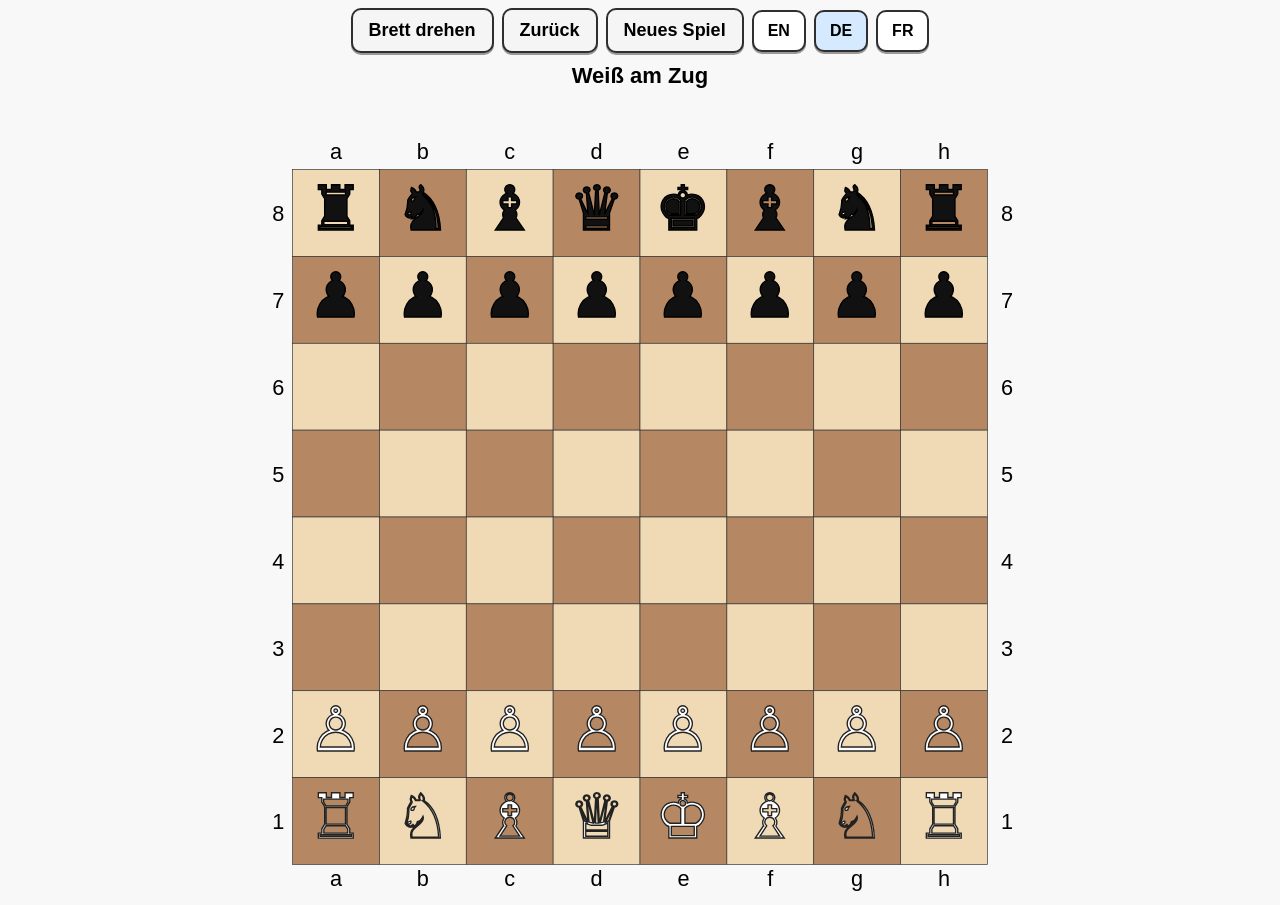
<file: demo/chess/index-monolithic.html>
<!DOCTYPE html>
<html lang="en">
<head>
    <meta charset="UTF-8">
    <meta name="viewport" content="width=device-width, initial-scale=1.0">
    <title>Elm Chess Demo</title>
    <style>
        html, body {
            margin: 0;
            padding: 0;
            width: 100%;
            height: 100%;
            background: #f8f8f8;
        }

        #app, #app * {
            -webkit-user-select: none;
            -moz-user-select: none;
            -ms-user-select: none;
            user-select: none;
            -webkit-touch-callout: none;
            -webkit-tap-highlight-color: transparent;
        }
    </style>
</head>
<body>
    <div id="app"></div>
    <script>
!function(r){"use strict";function n(r,n,t){return t.a=r,t.f=n,t}function t(r){return n(2,r,function(n){return function(t){return r(n,t)}})}function e(r){return n(3,r,function(n){return function(t){return function(e){return r(n,t,e)}}})}function u(r){return n(4,r,function(n){return function(t){return function(e){return function(u){return r(n,t,e,u)}}}})}function a(r){return n(5,r,function(n){return function(t){return function(e){return function(u){return function(a){return r(n,t,e,u,a)}}}}})}function i(r){return n(6,r,function(n){return function(t){return function(e){return function(u){return function(a){return function(i){return r(n,t,e,u,a,i)}}}}}})}function f(r){return n(7,r,function(n){return function(t){return function(e){return function(u){return function(a){return function(i){return function(f){return r(n,t,e,u,a,i,f)}}}}}}})}function c(r,n,t){return 2===r.a?r.f(n,t):r(n)(t)}function o(r,n,t,e){return 3===r.a?r.f(n,t,e):r(n)(t)(e)}function b(r,n,t,e,u){return 4===r.a?r.f(n,t,e,u):r(n)(t)(e)(u)}function s(r,n,t,e,u,a){return 5===r.a?r.f(n,t,e,u,a):r(n)(t)(e)(u)(a)}function v(r,n,t,e,u,a,i){return 6===r.a?r.f(n,t,e,u,a,i):r(n)(t)(e)(u)(a)(i)}function d(r,n,t,e,u,a,i,f){return 7===r.a?r.f(n,t,e,u,a,i,f):r(n)(t)(e)(u)(a)(i)(f)}var l=e(function(r,n,t){for(var e=new Array(r),u=0;u<r;u++)e[u]=t(n+u);return e}),h=t(function(r,n){for(var t=new Array(r),e=0;e<r&&n.b;e++)t[e]=n.a,n=n.b;return t.length=e,k(t,n)});function $(r){throw new Error("https://github.com/elm/core/blob/1.0.0/hints/"+r+".md")}function g(r,n){for(var t,e=[],u=p(r,n,0,e);u&&(t=e.pop());u=p(t.a,t.b,0,e));return u}function p(r,n,t,e){if(r===n)return!0;if("object"!=typeof r||null===r||null===n)return"function"==typeof r&&$(5),!1;if(t>100)return e.push(k(r,n)),!0;for(var u in r.$<0&&(r=gn(r),n=gn(n)),r)if(!p(r[u],n[u],t+1,e))return!1;return!0}function w(r,n,t){if("object"!=typeof r)return r===n?0:r<n?-1:1;if(void 0===r.$)return(t=w(r.a,n.a))||(t=w(r.b,n.b))?t:w(r.c,n.c);for(;r.b&&n.b&&!(t=w(r.a,n.a));r=r.b,n=n.b);return t||(r.b?1:n.b?-1:0)}var m=t(function(r,n){var t=w(r,n);return t<0?mn:t?wn:pn});function k(r,n){return{a:r,b:n}}function A(r,n,t){return{a:r,b:n,c:t}}function y(r,n){var t={};for(var e in r)t[e]=r[e];for(var e in n)t[e]=n[e];return t}function j(r,n){if("string"==typeof r)return r+n;if(!r.b)return n;var t=E(r.a,n);r=r.b;for(var e=t;r.b;r=r.b)e=e.b=E(r.a,n);return t}var x={$:0};function E(r,n){return{$:1,a:r,b:n}}var q=t(E);function F(r){for(var n=x,t=r.length;t--;)n=E(r[t],n);return n}function L(r){for(var n=[];r.b;r=r.b)n.push(r.a);return n}Math.pow;var _=t(function(r,n){var t=n%r;return 0===r?$(11):t>0&&r<0||t<0&&r>0?t+r:t});Math.PI,Math.E,Math.cos,Math.sin,Math.tan,Math.acos,Math.asin,Math.atan,Math.atan2;var T=Math.ceil,N=Math.floor,M=(Math.round,Math.sqrt,Math.log);isNaN;var C=t(function(r,n){return r+n});var z=t(function(r,n){return n.join(r)});function S(r){return{$:2,b:r}}var G=S(function(r){return"number"!=typeof r?K("an INT",r):-2147483647<r&&r<2147483647&&(0|r)===r?xn(r):!isFinite(r)||r%1?K("an INT",r):xn(r)});S(function(r){return"boolean"==typeof r?xn(r):K("a BOOL",r)}),S(function(r){return"number"==typeof r?xn(r):K("a FLOAT",r)}),S(function(r){return xn(r)}),S(function(r){return"string"==typeof r?xn(r):r instanceof String?xn(r+""):K("a STRING",r)});var W=t(function(r,n){return{$:6,d:r,b:n}});function B(r,n){return{$:9,f:r,g:n}}var J=t(function(r,n){return{$:10,b:n,h:r}});var O=t(function(r,n){return B(r,[n])}),P=e(function(r,n,t){return B(r,[n,t])}),R=t(function(r,n){return D(r,n)});function D(r,n){switch(r.$){case 2:return r.b(n);case 5:return null===n?xn(r.c):K("null",n);case 3:return I(n)?H(r.b,n,F):K("a LIST",n);case 4:return I(n)?H(r.b,n,Z):K("an ARRAY",n);case 6:var t=r.d;if("object"!=typeof n||null===n||!(t in n))return K("an OBJECT with a field named `"+t+"`",n);var e=D(r.b,n[t]);return tt(e)?e:kn(c(yn,t,e.a));case 7:var u=r.e;if(!I(n))return K("an ARRAY",n);if(u>=n.length)return K("a LONGER array. Need index "+u+" but only see "+n.length+" entries",n);e=D(r.b,n[u]);return tt(e)?e:kn(c(jn,u,e.a));case 8:if("object"!=typeof n||null===n||I(n))return K("an OBJECT",n);var a=x;for(var i in n)if(n.hasOwnProperty(i)){e=D(r.b,n[i]);if(!tt(e))return kn(c(yn,i,e.a));a=E(k(i,e.a),a)}return xn(zn(a));case 9:for(var f=r.f,o=r.g,b=0;b<o.length;b++){e=D(o[b],n);if(!tt(e))return e;f=f(e.a)}return xn(f);case 10:e=D(r.b,n);return tt(e)?D(r.h(e.a),n):e;case 11:for(var s=x,v=r.g;v.b;v=v.b){e=D(v.a,n);if(tt(e))return e;s=E(e.a,s)}return kn(En(zn(s)));case 1:return kn(c(An,r.a,n));case 0:return xn(r.a)}}function H(r,n,t){for(var e=n.length,u=new Array(e),a=0;a<e;a++){var i=D(r,n[a]);if(!tt(i))return kn(c(jn,a,i.a));u[a]=i.a}return xn(t(u))}function I(r){return Array.isArray(r)||"undefined"!=typeof FileList&&r instanceof FileList}function Z(r){return c(nt,r.length,function(n){return r[n]})}function K(r,n){return kn(c(An,"Expecting "+r,n))}function U(r,n){if(r===n)return!0;if(r.$!==n.$)return!1;switch(r.$){case 0:case 1:return r.a===n.a;case 2:return r.b===n.b;case 5:return r.c===n.c;case 3:case 4:case 8:return U(r.b,n.b);case 6:return r.d===n.d&&U(r.b,n.b);case 7:return r.e===n.e&&U(r.b,n.b);case 9:return r.f===n.f&&X(r.g,n.g);case 10:return r.h===n.h&&U(r.b,n.b);case 11:return X(r.g,n.g)}}function X(r,n){var t=r.length;if(t!==n.length)return!1;for(var e=0;e<t;e++)if(!U(r[e],n[e]))return!1;return!0}function Y(r){return r}function Q(r){return{$:0,a:r}}function V(r){return{$:2,b:r,c:null}}var rr=t(function(r,n){return{$:3,b:r,d:n}});var nr=0;function tr(r){var n={$:0,e:nr++,f:r,g:null,h:[]};return cr(n),n}function er(r){return V(function(n){n(Q(tr(r)))})}function ur(r,n){r.h.push(n),cr(r)}var ar=t(function(r,n){return V(function(t){ur(r,n),t(Q(0))})});var ir=!1,fr=[];function cr(r){if(fr.push(r),!ir){for(ir=!0;r=fr.shift();)or(r);ir=!1}}function or(r){for(;r.f;){var n=r.f.$;if(0===n||1===n){for(;r.g&&r.g.$!==n;)r.g=r.g.i;if(!r.g)return;r.f=r.g.b(r.f.a),r.g=r.g.i}else{if(2===n)return void(r.f.c=r.f.b(function(n){r.f=n,cr(r)}));if(5===n){if(0===r.h.length)return;r.f=r.f.b(r.h.shift())}else r.g={$:3===n?0:1,b:r.f.b,i:r.g},r.f=r.f.d}}}function br(r){return V(function(n){var t=setTimeout(function(){n(Q(0))},r);return function(){clearTimeout(t)}})}function sr(r,n,t,e,u,a){var i=c(R,r,n?n.flags:void 0);tt(i)||$(2);var f={},o=t(i.a),b=o.a,s=a(d,b),v=function(r,n){var t;for(var e in vr){var u=vr[e];u.a&&((t=t||{})[e]=u.a(e,n)),r[e]=lr(u,n)}return t}(f,d);function d(r,n){var t=c(e,r,b);s(b=t.a,n),mr(f,t.b,u(b))}return mr(f,o.b,u(b)),v?{ports:v}:{}}var vr={};function dr(r,n,t,e,u){return{b:r,c:n,d:t,e:e,f:u}}function lr(r,n){var t={g:n,h:void 0},e=r.c,u=r.d,a=r.e,i=r.f;function f(r){return c(rr,f,{$:5,b:function(n){var f=n.a;return 0===n.$?o(u,t,f,r):a&&i?b(e,t,f.i,f.j,r):o(e,t,a?f.i:f.j,r)}})}return t.h=tr(c(rr,f,r.b))}var hr=t(function(r,n){return V(function(t){r.g(n),t(Q(0))})}),$r=t(function(r,n){return c(ar,r.h,{$:0,a:n})});function gr(r){return function(n){return{$:1,k:r,l:n}}}var pr=[],wr=!1;function mr(r,n,t){if(pr.push({p:r,q:n,r:t}),!wr){wr=!0;for(var e;e=pr.shift();)kr(e.p,e.q,e.r);wr=!1}}function kr(r,n,t){var e={};for(var u in Ar(!0,n,e,null),Ar(!1,t,e,null),r)ur(r[u],{$:"fx",a:e[u]||{i:x,j:x}})}function Ar(r,n,t,e){switch(n.$){case 1:var u=n.k,a=function(r,n,t,e){function u(r){for(var n=t;n;n=n.t)r=n.s(r);return r}var a=r?vr[n].e:vr[n].f;return c(a,u,e)}(r,u,e,n.l);return void(t[u]=function(r,n,t){return t=t||{i:x,j:x},r?t.i=E(n,t.i):t.j=E(n,t.j),t}(r,a,t[u]));case 2:for(var i=n.m;i.b;i=i.b)Ar(r,i.a,t,e);return;case 3:return void Ar(r,n.o,t,{s:n.n,t:e})}}var yr;function jr(r,n){for(var t in n)t in r?"init"==t?$(6):jr(r[t],n[t]):r[t]=n[t]}var xr="undefined"!=typeof document?document:{};function Er(r,n){r.appendChild(n)}function qr(r){return{$:0,a:r}}var Fr=t(function(r,n){return t(function(t,e){for(var u=[],a=0;e.b;e=e.b){var i=e.a;a+=i.b||0,u.push(i)}return a+=u.length,{$:1,c:n,d:Cr(t),e:u,f:r,b:a}})}),Lr=Fr(void 0);t(function(r,n){return t(function(t,e){for(var u=[],a=0;e.b;e=e.b){var i=e.a;a+=i.b.b||0,u.push(i)}return a+=u.length,{$:2,c:n,d:Cr(t),e:u,f:r,b:a}})})(void 0);var _r=t(function(r,n){return{$:"a0",n:r,o:n}}),Tr=t(function(r,n){return{$:"a1",n:r,o:n}}),Nr=t(function(r,n){return{$:"a3",n:r,o:n}});var Mr;function Cr(r){for(var n={};r.b;r=r.b){var t=r.a,e=t.$,u=t.n,a=t.o;if("a2"!==e){var i=n[e]||(n[e]={});"a3"===e&&"class"===u?zr(i,u,a):i[u]=a}else"className"===u?zr(n,u,Y(a)):n[u]=Y(a)}return n}function zr(r,n,t){var e=r[n];r[n]=e?e+" "+t:t}function Sr(r,n){var t=r.$;if(5===t)return Sr(r.k||(r.k=r.m()),n);if(0===t)return xr.createTextNode(r.a);if(4===t){for(var e=r.k,u=r.j;4===e.$;)"object"!=typeof u?u=[u,e.j]:u.push(e.j),e=e.k;var a={j:u,p:n};return(i=Sr(e,a)).elm_event_node_ref=a,i}if(3===t)return Gr(i=r.h(r.g),n,r.d),i;var i=r.f?xr.createElementNS(r.f,r.c):xr.createElement(r.c);yr&&"a"==r.c&&i.addEventListener("click",yr(i)),Gr(i,n,r.d);for(var f=r.e,c=0;c<f.length;c++)Er(i,Sr(1===t?f[c]:f[c].b,n));return i}function Gr(r,n,t){for(var e in t){var u=t[e];"a1"===e?Wr(r,u):"a0"===e?Or(r,n,u):"a3"===e?Br(r,u):"a4"===e?Jr(r,u):("value"!==e&&"checked"!==e||r[e]!==u)&&(r[e]=u)}}function Wr(r,n){var t=r.style;for(var e in n)t[e]=n[e]}function Br(r,n){for(var t in n){var e=n[t];void 0!==e?r.setAttribute(t,e):r.removeAttribute(t)}}function Jr(r,n){for(var t in n){var e=n[t],u=e.f,a=e.o;void 0!==a?r.setAttributeNS(u,t,a):r.removeAttributeNS(u,t)}}function Or(r,n,t){var e=r.elmFs||(r.elmFs={});for(var u in t){var a=t[u],i=e[u];if(a){if(i){if(i.q.$===a.$){i.q=a;continue}r.removeEventListener(u,i)}i=Pr(n,a),r.addEventListener(u,i,Mr&&{passive:ft(a)<2}),e[u]=i}else r.removeEventListener(u,i),e[u]=void 0}}try{window.addEventListener("t",null,Object.defineProperty({},"passive",{get:function(){Mr=!0}}))}catch(r){}function Pr(r,n){function t(n){var e=t.q,u=D(e.a,n);if(tt(u)){for(var a,i=ft(e),f=u.a,c=i?i<3?f.a:f.ac:f,o=1==i?f.b:3==i&&f.bB,b=(o&&n.stopPropagation(),(2==i?f.b:3==i&&f.bv)&&n.preventDefault(),r);a=b.j;){if("function"==typeof a)c=a(c);else for(var s=a.length;s--;)c=a[s](c);b=b.p}b(c,o)}}return t.q=n,t}function Rr(r,n){return r.$==n.$&&U(r.a,n.a)}function Dr(r,n){var t=[];return Ir(r,n,t,0),t}function Hr(r,n,t,e){var u={$:n,r:t,s:e,t:void 0,u:void 0};return r.push(u),u}function Ir(r,n,t,e){if(r!==n){var u=r.$,a=n.$;if(u!==a){if(1!==u||2!==a)return void Hr(t,0,e,n);n=function(r){for(var n=r.e,t=n.length,e=new Array(t),u=0;u<t;u++)e[u]=n[u].b;return{$:1,c:r.c,d:r.d,e:e,f:r.f,b:r.b}}(n),a=1}switch(a){case 5:for(var i=r.l,f=n.l,c=i.length,o=c===f.length;o&&c--;)o=i[c]===f[c];if(o)return void(n.k=r.k);n.k=n.m();var b=[];return Ir(r.k,n.k,b,0),void(b.length>0&&Hr(t,1,e,b));case 4:for(var s=r.j,v=n.j,d=!1,l=r.k;4===l.$;)d=!0,"object"!=typeof s?s=[s,l.j]:s.push(l.j),l=l.k;for(var h=n.k;4===h.$;)d=!0,"object"!=typeof v?v=[v,h.j]:v.push(h.j),h=h.k;return d&&s.length!==v.length?void Hr(t,0,e,n):((d?function(r,n){for(var t=0;t<r.length;t++)if(r[t]!==n[t])return!1;return!0}(s,v):s===v)||Hr(t,2,e,v),void Ir(l,h,t,e+1));case 0:return void(r.a!==n.a&&Hr(t,3,e,n.a));case 1:return void Zr(r,n,t,e,Ur);case 2:return void Zr(r,n,t,e,Xr);case 3:if(r.h!==n.h)return void Hr(t,0,e,n);var $=Kr(r.d,n.d);$&&Hr(t,4,e,$);var g=n.i(r.g,n.g);return void(g&&Hr(t,5,e,g))}}}function Zr(r,n,t,e,u){if(r.c===n.c&&r.f===n.f){var a=Kr(r.d,n.d);a&&Hr(t,4,e,a),u(r,n,t,e)}else Hr(t,0,e,n)}function Kr(r,n,t){var e;for(var u in r)if("a1"!==u&&"a0"!==u&&"a3"!==u&&"a4"!==u)if(u in n){var a=r[u],i=n[u];a===i&&"value"!==u&&"checked"!==u||"a0"===t&&Rr(a,i)||((e=e||{})[u]=i)}else(e=e||{})[u]=t?"a1"===t?"":"a0"===t||"a3"===t?void 0:{f:r[u].f,o:void 0}:"string"==typeof r[u]?"":null;else{var f=Kr(r[u],n[u]||{},u);f&&((e=e||{})[u]=f)}for(var c in n)c in r||((e=e||{})[c]=n[c]);return e}function Ur(r,n,t,e){var u=r.e,a=n.e,i=u.length,f=a.length;i>f?Hr(t,6,e,{v:f,i:i-f}):i<f&&Hr(t,7,e,{v:i,e:a});for(var c=i<f?i:f,o=0;o<c;o++){var b=u[o];Ir(b,a[o],t,++e),e+=b.b||0}}function Xr(r,n,t,e){for(var u=[],a={},i=[],f=r.e,c=n.e,o=f.length,b=c.length,s=0,v=0,d=e;s<o&&v<b;){var l=f[s],h=c[v],$=l.a,g=h.a,p=l.b,w=h.b,m=void 0,k=void 0;if($!==g){var A=f[s+1],y=c[v+1];if(A){var j=A.a,x=A.b;k=g===j}if(y){var E=y.a,q=y.b;m=$===E}if(m&&k)Ir(p,q,u,++d),Qr(a,u,$,w,v,i),d+=p.b||0,Vr(a,u,$,x,++d),d+=x.b||0,s+=2,v+=2;else if(m)d++,Qr(a,u,g,w,v,i),Ir(p,q,u,d),d+=p.b||0,s+=1,v+=2;else if(k)Vr(a,u,$,p,++d),d+=p.b||0,Ir(x,w,u,++d),d+=x.b||0,s+=2,v+=1;else{if(!A||j!==E)break;Vr(a,u,$,p,++d),Qr(a,u,g,w,v,i),d+=p.b||0,Ir(x,q,u,++d),d+=x.b||0,s+=2,v+=2}}else Ir(p,w,u,++d),d+=p.b||0,s++,v++}for(;s<o;){d++;p=(l=f[s]).b;Vr(a,u,l.a,p,d),d+=p.b||0,s++}for(;v<b;){var F=F||[];Qr(a,u,(h=c[v]).a,h.b,void 0,F),v++}(u.length>0||i.length>0||F)&&Hr(t,8,e,{w:u,x:i,y:F})}var Yr="_elmW6BL";function Qr(r,n,t,e,u,a){var i=r[t];if(!i)return i={c:0,z:e,r:u,s:void 0},a.push({r:u,A:i}),void(r[t]=i);if(1===i.c){a.push({r:u,A:i}),i.c=2;var f=[];return Ir(i.z,e,f,i.r),i.r=u,void(i.s.s={w:f,A:i})}Qr(r,n,t+Yr,e,u,a)}function Vr(r,n,t,e,u){var a=r[t];if(a){if(0===a.c){a.c=2;var i=[];return Ir(e,a.z,i,u),void Hr(n,9,u,{w:i,A:a})}Vr(r,n,t+Yr,e,u)}else{var f=Hr(n,9,u,void 0);r[t]={c:1,z:e,r:u,s:f}}}function rn(r,n,t,e){nn(r,n,t,0,0,n.b,e)}function nn(r,n,t,e,u,a,i){for(var f=t[e],c=f.r;c===u;){var o=f.$;if(1===o)rn(r,n.k,f.s,i);else if(8===o){f.t=r,f.u=i,(b=f.s.w).length>0&&nn(r,n,b,0,u,a,i)}else if(9===o){f.t=r,f.u=i;var b,s=f.s;if(s)s.A.s=r,(b=s.w).length>0&&nn(r,n,b,0,u,a,i)}else f.t=r,f.u=i;if(!(f=t[++e])||(c=f.r)>a)return e}var v=n.$;if(4===v){for(var d=n.k;4===d.$;)d=d.k;return nn(r,d,t,e,u+1,a,r.elm_event_node_ref)}for(var l=n.e,h=r.childNodes,$=0;$<l.length;$++){u++;var g=1===v?l[$]:l[$].b,p=u+(g.b||0);if(u<=c&&c<=p&&(!(f=t[e=nn(h[$],g,t,e,u,p,i)])||(c=f.r)>a))return e;u=p}return e}function tn(r,n,t,e){return 0===t.length?r:(rn(r,n,t,e),en(r,t))}function en(r,n){for(var t=0;t<n.length;t++){var e=n[t],u=e.t,a=un(u,e);u===r&&(r=a)}return r}function un(r,n){switch(n.$){case 0:return function(r,n,t){var e=r.parentNode,u=Sr(n,t);u.elm_event_node_ref||(u.elm_event_node_ref=r.elm_event_node_ref);e&&u!==r&&e.replaceChild(u,r);return u}(r,n.s,n.u);case 4:return Gr(r,n.u,n.s),r;case 3:return r.replaceData(0,r.length,n.s),r;case 1:return en(r,n.s);case 2:return r.elm_event_node_ref?r.elm_event_node_ref.j=n.s:r.elm_event_node_ref={j:n.s,p:n.u},r;case 6:for(var t=n.s,e=0;e<t.i;e++)r.removeChild(r.childNodes[t.v]);return r;case 7:for(var u=(t=n.s).e,a=(e=t.v,r.childNodes[e]);e<u.length;e++)r.insertBefore(Sr(u[e],n.u),a);return r;case 9:if(!(t=n.s))return r.parentNode.removeChild(r),r;var i=t.A;return void 0!==i.r&&r.parentNode.removeChild(r),i.s=en(r,t.w),r;case 8:return function(r,n){var t=n.s,e=function(r,n){if(!r)return;for(var t=xr.createDocumentFragment(),e=0;e<r.length;e++){var u=r[e].A;Er(t,2===u.c?u.s:Sr(u.z,n.u))}return t}(t.y,n);r=en(r,t.w);for(var u=t.x,a=0;a<u.length;a++){var i=u[a],f=i.A,c=2===f.c?f.s:Sr(f.z,n.u);r.insertBefore(c,r.childNodes[i.r])}e&&Er(r,e);return r}(r,n);case 5:return n.s(r);default:$(10)}}function an(r){if(3===r.nodeType)return qr(r.textContent);if(1!==r.nodeType)return qr("");for(var n=x,t=r.attributes,e=t.length;e--;){var u=t[e],a=u.name,i=u.value;n=E(c(Nr,a,i),n)}var f=r.tagName.toLowerCase(),b=x,s=r.childNodes;for(e=s.length;e--;)b=E(an(s[e]),b);return o(Lr,f,n,b)}var fn=u(function(r,n,t,e){return sr(n,e,r.dP,r.e1,r.eG,function(n,t){var u=r.e2,a=e.node,i=an(a);return on(t,function(r){var t=u(r),e=Dr(i,t);a=tn(a,i,e,n),i=t})})}),cn=("undefined"!=typeof cancelAnimationFrame&&cancelAnimationFrame,"undefined"!=typeof requestAnimationFrame?requestAnimationFrame:function(r){return setTimeout(r,1e3/60)});function on(r,n){n(r);var t=0;function e(){t=1===t?0:(cn(e),n(r),1)}return function(u,a){r=u,a?(n(r),2===t&&(t=1)):(0===t&&cn(e),t=2)}}var bn={addEventListener:function(){},removeEventListener:function(){}},sn="undefined"!=typeof document?document:bn,vn="undefined"!=typeof window?window:bn,dn=e(function(r,n,t){return er(V(function(e){function u(r){tr(t(r))}return r.addEventListener(n,u,Mr&&{passive:!0}),function(){r.removeEventListener(n,u)}}))}),ln=t(function(r,n){var t=D(r,n);return tt(t)?qn(t.a):Fn});var hn=q,$n=e(function(r,n,t){for(;;){if(-2===t.$)return n;var e=t.b,u=t.c,a=t.d,i=t.e,f=r,c=o(r,e,u,o($n,r,n,i));r=f,n=c,t=a}}),gn=function(r){return o($n,e(function(r,n,t){return c(hn,k(r,n),t)}),x,r)},pn=1,wn=2,mn=0,kn=function(r){return{$:1,a:r}},An=t(function(r,n){return{$:3,a:r,b:n}}),yn=t(function(r,n){return{$:0,a:r,b:n}}),jn=t(function(r,n){return{$:1,a:r,b:n}}),xn=function(r){return{$:0,a:r}},En=function(r){return{$:2,a:r}},qn=function(r){return{$:0,a:r}},Fn={$:1},Ln=function(r){return r+""},_n=t(function(r,n){return c(z,r,L(n))}),Tn=e(function(r,n,t){for(;;){if(!t.b)return n;var e=t.a,u=t.b,a=r,i=c(r,e,n);r=a,n=i,t=u}}),Nn=e(function(r,n,t){for(;;){if(!(w(r,n)<1))return t;var e=r,u=n-1,a=c(hn,n,t);r=e,n=u,t=a}}),Mn=t(function(r,n){return o(Nn,r,n,x)}),Cn=function(r){var n=r.charCodeAt(0);return 55296<=n&&n<=56319?1024*(n-55296)+r.charCodeAt(1)-56320+65536:n},zn=function(r){return o(Tn,hn,x,r)},Sn=32,Gn=u(function(r,n,t,e){return{$:0,a:r,b:n,c:t,d:e}}),Wn=[],Bn=T,Jn=t(function(r,n){return M(n)/M(r)}),On=Bn(c(Jn,2,Sn)),Pn=b(Gn,0,On,Wn,Wn),Rn=l,Dn=function(r){return{$:1,a:r}},Hn=N,In=function(r){return r.length},Zn=t(function(r,n){return w(r,n)>0?r:n}),Kn=function(r){return{$:0,a:r}},Un=h,Xn=t(function(r,n){for(;;){var t=c(Un,Sn,r),e=t.a,u=t.b,a=c(hn,Kn(e),n);if(!u.b)return zn(a);r=u,n=a}}),Yn=function(r){return r.a},Qn=t(function(r,n){for(;;){var t=Bn(n/Sn);if(1===t)return c(Un,Sn,r).a;r=c(Xn,r,x),n=t}}),Vn=t(function(r,n){if(n.m){var t=n.m*Sn,e=Hn(c(Jn,Sn,t-1)),u=r?zn(n.r):n.r,a=c(Qn,u,n.m);return b(Gn,In(n.p)+t,c(Zn,5,e*On),a,n.p)}return b(Gn,In(n.p),On,Wn,n.p)}),rt=a(function(r,n,t,e,u){for(;;){if(n<0)return c(Vn,!1,{r:e,m:t/Sn|0,p:u});var a=Dn(o(Rn,Sn,n,r));r=r,n=n-Sn,t=t,e=c(hn,a,e),u=u}}),nt=t(function(r,n){if(r<=0)return Pn;var t=r%Sn;return s(rt,n,r-t-Sn,r,x,o(Rn,t,r-t,n))}),tt=function(r){return!r.$},et=J,ut=O,at=P,it=function(r){return{$:0,a:r}},ft=function(r){switch(r.$){case 0:return 0;case 1:return 1;case 2:return 2;default:return 3}},ct=Q,ot=ct(0),bt=u(function(r,n,t,e){if(e.b){var u=e.a,a=e.b;if(a.b){var i=a.a,f=a.b;if(f.b){var s=f.a,v=f.b;if(v.b){var d=v.a,l=v.b;return c(r,u,c(r,i,c(r,s,c(r,d,t>500?o(Tn,r,n,zn(l)):b(bt,r,n,t+1,l)))))}return c(r,u,c(r,i,c(r,s,n)))}return c(r,u,c(r,i,n))}return c(r,u,n)}return n}),st=e(function(r,n,t){return b(bt,r,n,0,t)}),vt=t(function(r,n){return o(st,t(function(n,t){return c(hn,r(n),t)}),x,n)}),dt=rr,lt=t(function(r,n){return c(dt,function(n){return ct(r(n))},n)}),ht=e(function(r,n,t){return c(dt,function(n){return c(dt,function(t){return ct(c(r,n,t))},t)},n)}),$t=function(r){return o(st,ht(hn),ct(x),r)},gt=hr,pt=t(function(r,n){var t=n;return er(c(dt,gt(r),t))}),wt=e(function(r,n,t){return c(lt,function(r){return 0},$t(c(vt,pt(r),n)))}),mt=e(function(r,n,t){return ct(0)}),kt=t(function(r,n){return c(lt,r,n)});vr.Task=dr(ot,wt,mt,kt);var At=gr("Task"),yt=t(function(r,n){return At(c(lt,r,n))}),jt=fn,xt=W,Et=t(function(r,n){return F([k(k(0,n),{b:r,c:2}),k(k(1,n),{b:r,c:4}),k(k(2,n),{b:r,c:3}),k(k(3,n),{b:r,c:1}),k(k(4,n),{b:r,c:0}),k(k(5,n),{b:r,c:3}),k(k(6,n),{b:r,c:4}),k(k(7,n),{b:r,c:2})])}),qt=t(function(r,n){return n.b?o(st,hn,n,r):r}),Ft=function(r){return o(st,qt,x,r)},Lt={$:-2},_t=Lt,Tt=a(function(r,n,t,e,u){return{$:-1,a:r,b:n,c:t,d:e,e:u}}),Nt=a(function(r,n,t,e,u){if(-1!==u.$||u.a){if(-1!==e.$||e.a||-1!==e.d.$||e.d.a)return s(Tt,r,n,t,e,u);e.a,h=e.b,$=e.c;var a=e.d,i=(a.a,a.b),f=a.c,c=a.d,o=a.e;p=e.e;return s(Tt,0,h,$,s(Tt,1,i,f,c,o),s(Tt,1,n,t,p,u))}u.a;var b=u.b,v=u.c,d=u.d,l=u.e;if(-1!==e.$||e.a)return s(Tt,r,b,v,s(Tt,0,n,t,e,d),l);e.a;var h=e.b,$=e.c,g=e.d,p=e.e;return s(Tt,0,n,t,s(Tt,1,h,$,g,p),s(Tt,1,b,v,d,l))}),Mt=m,Ct=e(function(r,n,t){if(-2===t.$)return s(Tt,0,r,n,Lt,Lt);var e=t.a,u=t.b,a=t.c,i=t.d,f=t.e;switch(c(Mt,r,u)){case 0:return s(Nt,e,u,a,o(Ct,r,n,i),f);case 1:return s(Tt,e,u,n,i,f);default:return s(Nt,e,u,a,i,o(Ct,r,n,f))}}),zt=e(function(r,n,t){var e=o(Ct,r,n,t);if(-1!==e.$||e.a)return e;e.a;var u=e.b,a=e.c,i=e.d,f=e.e;return s(Tt,1,u,a,i,f)}),St=function(r){return o(Tn,t(function(r,n){var t=r.a,e=r.b;return o(zt,t,e,n)}),_t,r)},Gt=t(function(r,n){return c(vt,function(t){return k(k(t,n),{b:r,c:5})},c(Mn,0,7))}),Wt={f:St(Ft(F([c(Et,0,0),c(Gt,0,1),c(Et,1,7),c(Gt,1,6)]))),G:{au:!0,av:!0,aF:!0,aG:!0},ay:Fn,F:0},Bt=t(function(r,n){return{L:Fn,aA:x,q:1,aO:Fn,W:0,j:Wt,J:Fn,ag:n,ah:r}}),Jt=function(r){return{$:2,m:r}}(x),Ot=G,Pt=t(function(r,n){return{$:6,a:r,b:n}}),Rt=e(function(r,n,t){return{$:0,a:r,b:n,c:t}}),Dt=t(function(r,n){return{co:n,cD:r}}),Ht=ct(c(Dt,x,_t)),It=function(r){var n=r.a,t=r.b;return k(j(function(r){return r?"w_":"d_"}(n),t),r)},Zt=function(r){return V(function(n){var t=r.f;2===t.$&&t.c&&t.c(),r.f=null,n(Q(0))})},Kt=e(function(r,n,t){for(;;){if(-2===t.$)return n;var e=t.b,u=t.c,a=t.d,i=t.e,f=r,c=o(r,e,u,o(Kt,r,n,a));r=f,n=c,t=i}}),Ut=i(function(r,n,u,a,i,f){var c=o(Kt,e(function(t,e,a){r:for(;;){var i=a.a,f=a.b;if(i.b){var c=i.a,s=c.a,v=c.b,d=i.b;if(w(s,t)<0){t=t,e=e,a=k(d,o(r,s,v,f));continue r}return w(s,t)>0?k(i,o(u,t,e,f)):k(d,b(n,s,v,e,f))}return k(i,o(u,t,e,f))}}),k(gn(a),f),i),s=c.a,v=c.b;return o(Tn,t(function(n,t){var e=n.a,u=n.b;return o(r,e,u,t)}),v,s)}),Xt=t(function(r,n){return{bX:n,b9:r}}),Yt=$r,Qt=e(function(r,n,t){var e=t.a,u=t.b;return c(lt,function(r){return k(n,r)},o(dn,e?vn:sn,u,function(t){return c(Yt,r,c(Xt,n,t))}))}),Vt=t(function(r,n){return o(Kt,zt,n,r)}),re=e(function(r,n,t){var a=e(function(n,t,e){var u=e.a,a=e.b,i=e.c;return A(u,a,c(hn,o(Qt,r,n,t),i))}),i=e(function(r,n,t){var e=t.a,u=t.b,a=t.c;return A(c(hn,n,e),u,a)}),f=u(function(r,n,t,e){var u=e.a,a=e.b,i=e.c;return A(u,o(zt,r,n,a),i)}),b=c(vt,It,n),s=v(Ut,i,f,a,t.co,St(b),A(x,_t,x)),d=s.a,l=s.b,h=s.c;return c(dt,function(r){return ct(c(Dt,b,c(Vt,l,St(r))))},c(dt,function(r){return $t(h)},$t(c(vt,Zt,d))))}),ne=e(function(r,n,t){var e=r(n);if(e.$)return t;var u=e.a;return c(hn,u,t)}),te=t(function(r,n){return o(st,ne(r),x,n)}),ee=e(function(r,n,t){var e=n.b9,u=n.bX,a=c(te,function(r){var n=r.a,t=r.b,a=(t.a,t.b,t.c);return g(n,e)?c(ln,a,u):Fn},t.cD);return c(dt,function(r){return ct(t)},$t(c(vt,gt(r),a)))}),ue=t(function(r,n){var t=n.a,e=n.b,u=n.c;return o(Rt,t,e,c(ut,r,u))});vr["Browser.Events"]=dr(Ht,re,ee,0,ue);var ae,ie=gr("Browser.Events"),fe=e(function(r,n,t){return ie(o(Rt,r,n,t))}),ce={$:5},oe=function(r){return r<0?-r:r},be=t(function(r,n){return Ft(c(vt,r,n))}),se=t(function(r,n){return o(st,t(function(n,t){return r(n)?c(hn,n,t):t}),x,n)}),ve=t(function(r,n){if(n.$)return Fn;var t=n.a;return qn(r(t))}),de=t(function(r,n){for(;;){if(!n.b)return!1;var t=n.a,e=n.b;if(r(t))return!0;r=r,n=e}}),le=e(function(r,n,t){return r(n(t))}),he=function(r){return!r},$e=t(function(r,n){return!c(de,c(le,he,r),n)}),ge=t(function(r,n){r:for(;;){if(-2===n.$)return Fn;var t=n.b,e=n.c,u=n.d,a=n.e;switch(c(Mt,r,t)){case 0:r=r,n=u;continue r;case 1:return qn(e);default:r=r,n=a;continue r}}}),pe=function(r){return r?7:0},we=t(function(r,n){return g(c(ge,n,r),Fn)}),me=t(function(r,n){return!c(ge,r,n).$}),ke=function(r){var n=r.a,t=r.b;return n>=0&&n<8&&t>=0&&t<8},Ae=u(function(r,n,t,e){var u=n.a,a=n.b,i=t.a,f=t.b,o=e.a,b=e.b;if(o||b){return function(n){for(;;){var t=k(n.a+o,n.b+b);if(!ke(t))return!1;if(g(t,k(i,f)))return!0;if(c(me,t,r))return!1;n=t}}(k(u,a))}return!1}),ye=function(r){return r>0?1:r<0?-1:0},je=u(function(r,n,t,e){var u=n.a,a=n.b,i=e.a,f=e.b,o=f-a,s=i-u;switch(t.c){case 5:return g(o,t.b?-1:1)&&1===oe(s);case 4:return 1===oe(s)&&2===oe(o)||2===oe(s)&&1===oe(o);case 0:return 1===c(Zn,oe(s),oe(o));case 3:return g(oe(s),oe(o))&&b(Ae,r.f,k(u,a),k(i,f),k(ye(s),ye(o)));case 2:return(!s||!o)&&b(Ae,r.f,k(u,a),k(i,f),k(ye(s),ye(o)));default:return(g(oe(s),oe(o))||!s||!o)&&b(Ae,r.f,k(u,a),k(i,f),k(ye(s),ye(o)))}}),xe=e(function(r,n,t){return c(de,function(e){var u=e.a,a=e.b;return g(a.b,t)&&b(je,r,u,a,n)},gn(r.f))}),Ee=function(r){return r?0:1},qe=t(function(r,n){var t=n?r.G.au:r.G.aF,e=pe(n),u=k(7,e),a=F([k(5,e),k(6,e)]),i=F([k(5,e),k(6,e)]);return t&&g(c(ge,u,r.f),qn({b:n,c:2}))&&c($e,we(r.f),i)&&c($e,function(t){return!o(xe,r,t,Ee(n))},a)}),Fe=t(function(r,n){var t=n?r.G.av:r.G.aG,e=pe(n),u=k(0,e),a=F([k(3,e),k(2,e)]),i=F([k(1,e),k(2,e),k(3,e)]);return t&&g(c(ge,u,r.f),qn({b:n,c:2}))&&c($e,we(r.f),i)&&c($e,function(t){return!o(xe,r,t,Ee(n))},a)}),Le=t(function(r,n){return c(ve,Yn,function(r){if(r.b){var n=r.a;return r.b,qn(n)}return Fn}(c(se,function(r){var t=r.b;return g(t.b,n)&&!t.c},gn(r))))}),_e=t(function(r,n){var t=c(Le,r.f,n);if(1===t.$)return!1;var e=t.a;return o(xe,r,e,Ee(n))}),Te=t(function(r,n){var t=pe(n),e=k(4,t);return!g(c(ge,e,r.f),qn({b:n,c:0}))||c(_e,r,n)?x:j(c(qe,r,n)?F([k(6,t)]):x,c(Fe,r,n)?F([k(2,t)]):x)}),Ne=e(function(r,n,t){var e=c(ge,t,n);return!e.$&&g(e.a.b,r)}),Me=e(function(r,n,t){var e=n.a,u=n.b;return j(c(se,function(n){return!o(Ne,t,r.f,n)},c(se,ke,F([k(e+1,u),k(e+1,u+1),k(e,u+1),k(e-1,u+1),k(e-1,u),k(e-1,u-1),k(e,u-1),k(e+1,u-1)]))),c(Te,r,t))}),Ce=e(function(r,n,t){var e=n.a,u=n.b;return c(se,function(n){return!o(Ne,t,r.f,n)},c(se,ke,F([k(e+1,u+2),k(e+2,u+1),k(e+2,u-1),k(e+1,u-2),k(e-1,u-2),k(e-2,u-1),k(e-2,u+1),k(e-1,u+2)])))}),ze=e(function(r,n,t){var e=c(ge,t,n);return!e.$&&!g(e.a.b,r)}),Se=e(function(r,n,t){var e=n.a,u=n.b,a=t?6:1,i=t?-1:1,f=k(e,u+i),b=ke(f)&&c(we,r.f,f)?F([f]):x,s=k(e,u+2*i);return j(b,j(g(u,a)&&c(we,r.f,f)&&c(we,r.f,s)?F([s]):x,c(se,function(n){return o(ze,t,r.f,n)||g(r.ay,qn(n))},c(se,ke,F([k(e+1,u+i),k(e-1,u+i)])))))}),Ge=u(function(r,n,t,e){var u=t.a,a=t.b,i=e.a,f=e.b,s=k(u+i,a+f);return ke(s)?c(we,r.f,s)?c(hn,s,b(Ge,r,n,s,k(i,f))):o(ze,n,r.f,s)?F([s]):x:x}),We=u(function(r,n,t,e){return c(be,function(e){return b(Ge,r,n,t,e)},e)}),Be=e(function(r,n,t){switch(t.c){case 5:return o(Se,r,n,t.b);case 4:return o(Ce,r,n,t.b);case 3:return b(We,r,t.b,n,F([k(1,1),k(1,-1),k(-1,1),k(-1,-1)]));case 2:return b(We,r,t.b,n,F([k(1,0),k(-1,0),k(0,1),k(0,-1)]));case 1:return b(We,r,t.b,n,F([k(1,1),k(1,-1),k(-1,1),k(-1,-1),k(1,0),k(-1,0),k(0,1),k(0,-1)]));default:return o(Me,r,n,t.b)}}),Je=t(function(r,n){return n.$?Fn:r(n.a)}),Oe=function(r){if(-1===r.$&&-1===r.d.$&&-1===r.e.$){if(-1!==r.e.d.$||r.e.d.a){r.a,u=r.b,a=r.c;var n=r.d,t=(n.a,f=n.b,c=n.c,o=n.d,b=n.e,r.e);t.a,d=t.b,l=t.c,e=t.d,w=t.e;return s(Tt,1,u,a,s(Tt,0,f,c,o,b),s(Tt,0,d,l,e,w))}r.a;var e,u=r.b,a=r.c,i=r.d,f=(i.a,i.b),c=i.c,o=i.d,b=i.e,v=r.e,d=(v.a,v.b),l=v.c,h=((e=v.d).a,e.b),$=e.c,g=e.d,p=e.e,w=v.e;return s(Tt,0,h,$,s(Tt,1,u,a,s(Tt,0,f,c,o,b),g),s(Tt,1,d,l,p,w))}return r},Pe=function(r){if(-1===r.$&&-1===r.d.$&&-1===r.e.$){if(-1!==r.d.d.$||r.d.d.a){r.a,u=r.b,a=r.c;var n=r.d,t=(n.a,f=n.b,c=n.c,n.d),e=(h=n.e,r.e);e.a,g=e.b,p=e.c,w=e.d,m=e.e;return s(Tt,1,u,a,s(Tt,0,f,c,t,h),s(Tt,0,g,p,w,m))}r.a;var u=r.b,a=r.c,i=r.d,f=(i.a,i.b),c=i.c,o=i.d,b=(o.a,o.b),v=o.c,d=o.d,l=o.e,h=i.e,$=r.e,g=($.a,$.b),p=$.c,w=$.d,m=$.e;return s(Tt,0,f,c,s(Tt,1,b,v,d,l),s(Tt,1,u,a,h,s(Tt,0,g,p,w,m)))}return r},Re=f(function(r,n,t,e,u,a,i){if(-1!==a.$||a.a){r:for(;;){if(-1===i.$&&1===i.a){if(-1===i.d.$){if(1===i.d.a){i.a,i.d.a;return Pe(n)}break r}i.a,i.d;return Pe(n)}break r}return n}a.a;var f=a.b,c=a.c,o=a.d,b=a.e;return s(Tt,t,f,c,o,s(Tt,0,e,u,b,i))}),De=function(r){if(-1===r.$&&-1===r.d.$){var n=r.a,t=r.b,e=r.c,u=r.d,a=u.a,i=u.d,f=r.e;if(1===a){if(-1!==i.$||i.a){var c=Oe(r);if(-1===c.$){var o=c.a,b=c.b,v=c.c,d=c.d,l=c.e;return s(Nt,o,b,v,De(d),l)}return Lt}i.a;return s(Tt,n,t,e,De(u),f)}return s(Tt,n,t,e,De(u),f)}return Lt},He=t(function(r,n){if(-2===n.$)return Lt;var t=n.a,e=n.b,u=n.c,a=n.d,i=n.e;if(w(r,e)<0){if(-1===a.$&&1===a.a){a.a;var f=a.d;if(-1!==f.$||f.a){var o=Oe(n);if(-1===o.$){var b=o.a,v=o.b,l=o.c,h=o.d,$=o.e;return s(Nt,b,v,l,c(He,r,h),$)}return Lt}f.a;return s(Tt,t,e,u,c(He,r,a),i)}return s(Tt,t,e,u,c(He,r,a),i)}return c(Ie,r,d(Re,r,n,t,e,u,a,i))}),Ie=t(function(r,n){if(-1===n.$){var t=n.a,e=n.b,u=n.c,a=n.d,i=n.e;if(g(r,e)){var f=function(r){for(;;){if(-1!==r.$||-1!==r.d.$)return r;r=r.d}}(i);if(-1===f.$){var o=f.b,b=f.c;return s(Nt,t,o,b,a,De(i))}return Lt}return s(Nt,t,e,u,a,c(He,r,i))}return Lt}),Ze=t(function(r,n){var t=c(He,r,n);if(-1!==t.$||t.a)return t;t.a;var e=t.b,u=t.c,a=t.d,i=t.e;return s(Tt,1,e,u,a,i)}),Ke=e(function(r,n,t){var e=pe(n);return g(t,k(6,e))?o(zt,k(5,e),{b:n,c:2},c(Ze,k(7,e),r)):g(t,k(2,e))?o(zt,k(3,e),{b:n,c:2},c(Ze,k(0,e),r)):r}),Ue=t(function(r,n){return!r&&7===n||1===r&&!n}),Xe=i(function(r,n,t,e,u,a){var i=function(){var t=A(e.b,e.c,n);r:for(;;)if(t.a)switch(t.b){case 0:t.a,t.b;return y(r,{au:!1,av:!1});case 2:if(7!==t.c.b)break r;switch(t.c.a){case 0:t.a,t.b,t.c;return y(r,{av:!1});case 7:t.a,t.b,t.c;return y(r,{au:!1});default:break r}default:break r}else switch(t.b){case 0:t.a,t.b;return y(r,{aF:!1,aG:!1});case 2:if(t.c.b)break r;switch(t.c.a){case 0:t.a,t.b,t.c;return y(r,{aG:!1});case 7:t.a,t.b,t.c;return y(r,{aF:!1});default:break r}default:break r}return r}(),f=k(u,a);r:for(;!f.a.$&&!f.b.$;)switch(f.a.a.a){case 0:switch(f.a.a.b){case 0:f.a.a;return(c=f.b.a).b||2!==c.c?i:y(i,{aG:!1});case 7:f.a.a;return 1===(c=f.b.a).b&&2===c.c?y(i,{av:!1}):i;default:break r}case 7:switch(f.a.a.b){case 0:f.a.a;return(c=f.b.a).b||2!==c.c?i:y(i,{aF:!1});case 7:var c;f.a.a;return 1===(c=f.b.a).b&&2===c.c?y(i,{au:!1}):i;default:break r}default:break r}return i}),Ye=u(function(r,n,t,e){var u=5===e.c&&c(Ue,e.b,t.b)?{b:e.b,c:1}:e,a=!e.c&&2===oe(t.a-n.a),i=5===e.c&&2===oe(t.b-n.b)?qn(k(n.a,(n.b+t.b)/2|0)):Fn,f=r.f,b=c(Ze,n,f),s=5===e.c&&!g(n.a,t.a)&&c(we,f,t)&&g(r.ay,qn(t)),d=qn(s?k(t.a,n.b):t),l=function(){if(d.$)return b;var r=d.a;return c(Ze,r,b)}(),h=o(zt,t,u,l),$=a?o(Ke,h,e.b,t):h,p=c(Je,function(r){return c(ge,r,f)},d);return{f:$,G:v(Xe,r.G,n,t,e,d,p),ay:i,F:Ee(e.b)}}),Qe=t(function(r,n){return c(de,function(n){return g(n,r)},n)}),Ve=e(function(r,n,t){return c(Je,function(e){if(g(e.b,r.F)){if(c(Qe,t,o(Be,r,n,e))){var u=b(Ye,r,n,t,e);return c(_e,u,e.b)?Fn:qn(u)}return Fn}return Fn},c(ge,n,r.f))}),ru=function(r){return!r.b},nu=function(r){var n=function(r){return c(be,function(n){var t=n.a,e=n.b;return c(te,function(n){return c(ve,function(r){return k(t,n)},o(Ve,r,t,n))},o(Be,r,t,e))},c(se,function(n){return g(n.b.b,r.F)},gn(r.f)))}(r),t=c(_e,r,r.F);return ru(n)?t?2:3:t?1:0},tu=u(function(r,n,t,e){return c(ve,function(u){var a=5===u.c&&!g(n.a,t.a)&&c(we,r.f,t)&&g(r.ay,qn(t)),i=5===u.c&&c(Ue,u.b,t.b)?qn(1):Fn,f=u.c||2!==oe(t.a-n.a)?Fn:w(t.a,n.a)>0?qn(0):qn(1),o=a?k(t.a,n.b):t;return{bi:c(ve,function(r){return r.c},c(ge,o,r.f)),G:f,b:u.b,bk:n,c:u.c,bw:i,bA:nu(e),bE:t,bF:a}},c(ge,n,r.f))}),eu=br,uu=t(function(r,n){var t=nu(n.j),e=2===t||3===t,u=n.J;if(1===u.$)return e?k(n,Jt):o(Ne,n.j.F,n.j.f,r)?k(y(n,{L:Fn,J:qn(r)}),Jt):k(n,Jt);var a=u.a;if(g(a,r))return k(y(n,{L:Fn,J:Fn}),Jt);if(o(Ne,n.j.F,n.j.f,r))return k(y(n,{L:Fn,J:qn(r)}),Jt);var i=o(Ve,n.j,a,r);if(i.$)return k(y(n,{L:qn(r),J:Fn}),c(yt,function(r){return ce},eu(220)));var f=i.a,s=b(tu,n.j,a,r,f);return k(y(n,{L:Fn,aA:c(hn,n.j,n.aA),aO:s,j:f,J:Fn}),Jt)}),au=t(function(r,n){switch(r.$){case 0:var t=r.a;return c(uu,t,n);case 1:return k(y(n,{W:n.W?0:1}),Jt);case 2:return k(y(c(Bt,n.ah,n.ag),{q:n.q,W:n.W}),Jt);case 3:var e=n.aA;if(e.b){var u=e.a,a=e.b;return k(y(n,{L:Fn,aA:a,aO:Fn,j:u,J:Fn}),Jt)}return k(n,Jt);case 4:var i=r.a;return k(y(n,{q:i}),Jt);case 5:return k(y(n,{L:Fn}),Jt);default:var f=r.a,o=r.b;return k(y(n,{ag:o,ah:f}),Jt)}}),iu=e(function(r,n,t){return w(t,r)<0?r:w(t,n)>0?n:t}),fu=t(function(r,n){return w(r,n)<0?r:n}),cu=Lr("div"),ou=Tr,bu={$:3},su={$:4},vu={$:5},du=function(r){return{$:6,a:r}},lu=t(function(r,n){var t=k(r,n);switch(t.a){case 0:switch(t.b.$){case 0:t.a,t.b;return"Swap board";case 1:t.a,t.b;return"New Game";case 2:t.a,t.b;return"Undo";case 3:t.a,t.b;return"CHECK";case 4:t.a,t.b;return"MATE";case 5:t.a,t.b;return"STALEMATE";case 6:if(t.b.a){t.a,t.b.a;return"Black to move"}t.a,t.b.a;return"White to move";default:if(t.b.a){t.a,t.b.a;return"Black wins"}t.a,t.b.a;return"White wins"}case 1:switch(t.b.$){case 0:t.a,t.b;return"Brett drehen";case 1:t.a,t.b;return"Neues Spiel";case 2:t.a,t.b;return"Zurück";case 3:t.a,t.b;return"SCHACH";case 4:t.a,t.b;return"MATT";case 5:t.a,t.b;return"PATT";case 6:if(t.b.a){t.a,t.b.a;return"Schwarz am Zug"}t.a,t.b.a;return"Weiß am Zug";default:if(t.b.a){t.a,t.b.a;return"Schwarz gewinnt"}t.a,t.b.a;return"Weiß gewinnt"}default:switch(t.b.$){case 0:t.a,t.b;return"Tourner l'échiquier";case 1:t.a,t.b;return"Nouvelle partie";case 2:t.a,t.b;return"Annuler";case 3:t.a,t.b;return"ÉCHEC";case 4:t.a,t.b;return"MAT";case 5:t.a,t.b;return"PAT";case 6:if(t.b.a){t.a,t.b.a;return"Aux noirs"}t.a,t.b.a;return"Aux blancs";default:if(t.b.a){t.a,t.b.a;return"Les noirs gagnent"}t.a,t.b.a;return"Les blancs gagnent"}}}),hu=qr,$u=hu,gu=t(function(r,n){var t=function(){switch(n){case 0:return c(lu,r.q,du(r.j.F));case 1:return c(lu,r.q,bu)+" - "+c(lu,r.q,du(r.j.F));case 2:return c(lu,r.q,su)+" - "+c(lu,r.q,{$:7,a:Ee(r.j.F)});default:return c(lu,r.q,vu)}}();return c(cu,F([c(ou,"font-size","22px"),c(ou,"font-weight","bold"),c(ou,"min-height","34px"),c(ou,"margin-bottom","6px"),c(ou,"text-align","center")]),F([$u(t)]))}),pu=Nr("height"),wu=Fr("http://www.w3.org/2000/svg"),mu=wu("svg"),ku=Nr("viewBox"),Au=e(function(r,n,t){return r?k(7-n,t):k(n,7-t)}),yu=C,ju=function(r){return c(yu,r,"")},xu=function(r){return r<0||1114111<r?"�":r<=65535?String.fromCharCode(r):(r-=65536,String.fromCharCode(Math.floor(r/1024)+55296,r%1024+56320))},Eu=t(function(r,n){var t=o(Au,r,n,0).a;return ju(xu(Cn("a")+t))}),qu=Nr("font-family"),Fu=Nr("font-size"),Lu=hu,_u=Nr("text-anchor"),Tu=wu("text"),Nu=Nr("x"),Mu=Nr("y"),Cu=e(function(r,n,t){return c(Tu,F([Nu(Ln(r)),Mu(Ln(n)),Fu("16"),qu("Arial, sans-serif"),_u("middle")]),F([Lu(t)]))}),zu=u(function(r,n,t,e){return c(be,function(u){var a=n+u*t+(t/2|0),i=n-8,f=c(Eu,r.W,u),b=n+e+16;return F([o(Cu,a,i,f),o(Cu,a,b,f)])},c(Mn,0,7))}),Su=Nr("dominant-baseline"),Gu=t(function(r,n){var t=o(Au,r,0,n).b;return Ln(t+1)}),Wu=u(function(r,n,t,e){return c(be,function(u){var a=n+u*t+(t/2|0)+2,i=n+e+10,f=c(Gu,r.W,u);return F([c(Tu,F([Nu(Ln(9)),Mu(Ln(a)),Fu("16"),qu("Arial, sans-serif"),_u("start"),Su("middle")]),F([Lu(f)])),c(Tu,F([Nu(Ln(i)),Mu(Ln(a)),Fu("16"),qu("Arial, sans-serif"),_u("start"),Su("middle")]),F([Lu(f)]))])},c(Mn,0,7))}),Bu=function(r){return{$:0,a:r}},Ju=Nr("fill"),Ou=wu("g"),Pu=_,Ru=_r,Du=t(function(r,n){return c(Ru,r,{$:0,a:n})}),Hu=function(r){return c(Du,"click",it(r))},Iu=wu("rect"),Zu=Nr("stroke"),Ku=Nr("stroke-width"),Uu=function(r){var n=k(r.b,r.c);if(n.a)switch(n.b){case 0:n.a,n.b;return"♚";case 1:n.a,n.b;return"♛";case 2:n.a,n.b;return"♜";case 3:n.a,n.b;return"♝";case 4:n.a,n.b;return"♞";default:n.a,n.b;return"♟"}else switch(n.b){case 0:n.a,n.b;return"♔";case 1:n.a,n.b;return"♕";case 2:n.a,n.b;return"♖";case 3:n.a,n.b;return"♗";case 4:n.a,n.b;return"♘";default:n.a,n.b;return"♙"}},Xu=a(function(r,n,t,e,u){var a=u.b?"#000000":"#222222",i=u.b?"#111111":"#ffffff",f=n+(t/2|0)+2;return c(Tu,F([Nu(Ln(r+(t/2|0))),Mu(Ln(f)),Fu("46"),qu("Arial Unicode MS, serif"),_u("middle"),Su("middle"),Ju(i),Zu(a),Ku("1"),Hu(Bu(e))]),F([Lu(Uu(u))]))}),Yu=Nr("width"),Qu=i(function(r,n,t,e,u,a){var i=t+a*e,f=t+u*e,b=o(Au,r.W,u,a),v=function(){var n=c(ge,b,r.j.f);if(1===n.$)return x;var t=n.a;return F([s(Xu,f,i,e,b,t)])}(),d=b,l=d.a,h=d.b,$=c(Pu,2,l+h)?"#f0d9b5":"#b58863",p=g(r.J,qn(b))?"#88cc66":g(r.L,qn(b))?"#f8696b":g(n,qn(b))?"#ffd866":$;return c(Ou,x,c(hn,c(Iu,F([Nu(Ln(f)),Mu(Ln(i)),Yu(Ln(e)),pu(Ln(e)),Ju(p),Zu("#333"),Ku("0.5"),Hu(Bu(b))]),x),v))}),Vu=e(function(r,n,t){var e=1===n||2===n?c(Le,r.j.f,r.j.F):Fn,u=c(be,function(n){return c(vt,function(t){return v(Qu,r,e,24,64,t,n)},c(Mn,0,7))},c(Mn,0,7));return c(cu,F([c(ou,"width",Ln(t)+"px"),c(ou,"height",Ln(t)+"px")]),F([c(mu,F([Yu("100%"),pu("100%"),ku("0 0 "+Ln(560)+" "+Ln(560))]),j(u,j(b(zu,r,24,64,512),b(Wu,r,24,64,512))))]))}),ra={$:1},na={$:0},ta={$:2},ea={$:2},ua={$:1},aa={$:3},ia=Lr("button"),fa=t(function(r,n){return c(ia,F([Hu(n),c(ou,"padding","10px 16px"),c(ou,"font-size","18px"),c(ou,"font-weight","700"),c(ou,"cursor","pointer"),c(ou,"border","2px solid #2f2f2f"),c(ou,"border-radius","10px"),c(ou,"background","#f5f5f5"),c(ou,"box-shadow","0 2px 0 #999")]),F([$u(r)]))}),ca=function(r){switch(r){case 0:return"EN";case 1:return"DE";default:return"FR"}},oa=t(function(r,n){var t,e=g(r.q,n);return c(ia,F([Hu((t=n,{$:4,a:t})),c(ou,"padding","10px 14px"),c(ou,"font-size","16px"),c(ou,"font-weight","bold"),c(ou,"cursor","pointer"),c(ou,"border","2px solid #2f2f2f"),c(ou,"border-radius","10px"),c(ou,"background",e?"#d6eaff":"#ffffff"),c(ou,"box-shadow","0 2px 0 #999")]),F([$u(ca(n))]))}),ba=function(r){return c(cu,F([c(ou,"display","flex"),c(ou,"gap","8px"),c(ou,"align-items","center"),c(ou,"justify-content","center"),c(ou,"flex-wrap","wrap"),c(ou,"margin-bottom","10px")]),F([c(fa,c(lu,r.q,na),ua),c(fa,c(lu,r.q,ta),aa),c(fa,c(lu,r.q,ra),ea),c(oa,r,0),c(oa,r,1),c(oa,r,2)]))},sa=t(function(r,n){var t=k(r,n);switch(t.a){case 0:switch(t.b){case 0:t.a,t.b;return"king";case 1:t.a,t.b;return"queen";case 2:t.a,t.b;return"rook";case 3:t.a,t.b;return"bishop";case 4:t.a,t.b;return"knight";default:t.a,t.b;return"pawn"}case 1:switch(t.b){case 0:t.a,t.b;return"König";case 1:t.a,t.b;return"Dame";case 2:t.a,t.b;return"Turm";case 3:t.a,t.b;return"Läufer";case 4:t.a,t.b;return"Springer";default:t.a,t.b;return"Bauer"}default:switch(t.b){case 0:t.a,t.b;return"roi";case 1:t.a,t.b;return"reine";case 2:t.a,t.b;return"tour";case 3:t.a,t.b;return"fou";case 4:t.a,t.b;return"cavalier";default:t.a,t.b;return"pion"}}}),va=t(function(r,n){switch(r){case 0:return"captures "+c(sa,0,n);case 1:return"schlägt "+c(sa,1,n);default:return"capture "+c(sa,2,n)}}),da=t(function(r,n){var t=k(r,n);if(t.b)switch(t.a){case 0:t.a,t.b;return"castling queenside";case 1:t.a,t.b;return"lange Rochade";default:t.a,t.b;return"grand roque"}else switch(t.a){case 0:t.a,t.b;return"castling kingside";case 1:t.a,t.b;return"kurze Rochade";default:t.a,t.b;return"petit roque"}}),la=function(r){switch(r){case 0:return"check";case 1:return"Schach";default:return"échec"}},ha=function(r){switch(r){case 0:return"captures pawn en passant";case 1:return"schlägt Bauer en passant";default:return"capture pion en passant"}},$a=function(r){switch(r){case 0:return"mate";case 1:return"Matt";default:return"mat"}},ga=t(function(r,n){switch(r){case 0:return"promotes to "+c(sa,0,n);case 1:return"wird zu "+c(sa,1,n);default:return"promotion en "+c(sa,2,n)}}),pa=function(r){return F([r])},wa=function(r){switch(r){case 0:return"stalemate";case 1:return"Patt";default:return"pat"}},ma=t(function(r,n){return n.$?r:n.a}),ka=t(function(r,n){var t=function(){switch(n.bA){case 1:return F([la(r)]);case 2:return F([$a(r)]);case 3:return F([wa(r)]);default:return x}}(),e=c(ma,x,c(ve,pa,c(ve,function(n){return c(ga,r,n)},n.bw)));return j(c(ma,x,c(ve,pa,c(ve,function(n){return c(da,r,n)},n.G))),j(n.bF?F([ha(r)]):c(ma,x,c(ve,pa,c(ve,function(n){return c(va,r,n)},n.bi))),j(e,t)))}),Aa=t(function(r,n){var t=k(r,n);if(t.b)switch(t.a){case 0:t.a,t.b;return"Black";case 1:t.a,t.b;return"Schwarz";default:t.a,t.b;return"noir"}else switch(t.a){case 0:t.a,t.b;return"White";case 1:t.a,t.b;return"Weiß";default:t.a,t.b;return"blanc"}}),ya=t(function(r,n){var t=k(r,1===n);if(t.a){if(t.b){t.a;return"Schwarze"}t.a;return"Schwarzer"}if(t.b){t.a;return"Weiße"}t.a;return"Weißer"}),ja=function(r){var n=r.a,t=r.b;return j(ju(xu(Cn("a")+n)),Ln(t+1))},xa=a(function(r,n,t,e,u){var a=c(ma,"...",c(ve,ja,u)),i=ja(e);switch(r){case 0:return c(Aa,0,n)+" "+c(sa,0,t)+" "+i+" to "+a;case 1:return c(ya,n,t)+" "+c(sa,1,t)+" "+i+" nach "+a;default:return c(sa,2,t)+" "+c(Aa,2,n)+" "+i+" vers "+a}}),Ea=t(function(r,n){var t=c(ka,r,n),e=s(xa,r,n.b,n.c,n.bk,qn(n.bE));return ru(t)?e:e+" ("+c(_n,", ",t)+")"}),qa=function(r){var n=function(){var n=r.J;if(n.$)return c(ve,Ea(r.q),r.aO);var t=n.a;return c(ve,function(n){return s(xa,r.q,n.b,n.c,t,Fn)},c(ge,t,r.j.f))}();return c(cu,F([c(ou,"font-size","18px"),c(ou,"font-weight","400"),c(ou,"min-height","26px"),c(ou,"margin-bottom","8px"),c(ou,"text-align","center")]),F([$u(c(ma,"",n))]))},Fa=jt({dP:function(r){return k(c(Bt,r.ah,r.ag),Jt)},eG:function(r){return o(fe,1,"resize",c(xt,"target",o(at,Pt,c(xt,"innerWidth",Ot),c(xt,"innerHeight",Ot))))},e1:au,e2:function(r){var n=nu(r.j),t=function(r){var n=r.ah-16,t=r.ag-140;return o(iu,260,900,c(fu,n,t))}(r);return c(cu,F([c(ou,"font-family","Arial, sans-serif"),c(ou,"min-height","100vh"),c(ou,"width","100%"),c(ou,"display","flex"),c(ou,"justify-content","center"),c(ou,"align-items","center"),c(ou,"box-sizing","border-box"),c(ou,"padding","8px")]),F([c(cu,F([c(ou,"display","flex"),c(ou,"flex-direction","column"),c(ou,"align-items","center"),c(ou,"width","100%"),c(ou,"max-width",Ln(t+16)+"px")]),F([ba(r),c(gu,r,n),qa(r),o(Vu,r,n,t)]))]))}});ae={Chess:{Main:{init:Fa(c(et,function(r){return c(et,function(n){return it({ag:n,ah:r})},c(xt,"viewportHeight",Ot))},c(xt,"viewportWidth",Ot)))(0)}}},r.Elm?jr(r.Elm,ae):r.Elm=ae}(this);
</script>
    <script>
        var appNode = document.getElementById('app');

        Elm.Chess.Main.init({
            node: appNode,
            flags: {
                viewportWidth: window.innerWidth,
                viewportHeight: window.innerHeight
            }
        });

        ["selectstart", "dragstart", "dblclick", "contextmenu"].forEach(function (eventName) {
            appNode.addEventListener(eventName, function (event) {
                event.preventDefault();
            });
        });

        document.addEventListener("selectionchange", function () {
            var selection = window.getSelection();
            if (!selection || selection.rangeCount === 0) {
                return;
            }

            var anchorInside = selection.anchorNode && appNode.contains(selection.anchorNode);
            var focusInside = selection.focusNode && appNode.contains(selection.focusNode);

            if (anchorInside || focusInside) {
                selection.removeAllRanges();
            }
        });
    </script>
</body>
</html>
</file>
<file: demo/piano/styles.css>
:root {
  --bg-1: #f8f1e6;
  --bg-2: #f4d8b7;
  --ink: #2b1d16;
  --border: #b58a67;
  --white-key: #fffdf8;
  --white-active: #ffd86f;
  --playback-flash: #9ed9ff;
  --correct-flash: #7ee08f;
  --wrong-flash: #ff8a8a;
  --expert-flash: #ffe16a;
  --black-key: #222021;
  --black-active: #f29e38;
  --ui-scale: 1.1;
  --white-w: calc(clamp(24px, calc((100vw - 36px) / 14), 64px) * var(--ui-scale));
  --white-h: calc(var(--white-w) * 3.93);
  --black-w: calc(var(--white-w) * 0.61);
  --black-h: calc(var(--white-h) * 0.62);
}

* {
  box-sizing: border-box;
}

body {
  margin: 0;
  min-height: 100vh;
  display: flex;
  align-items: center;
  justify-content: center;
  background: radial-gradient(circle at 20% 10%, var(--bg-2), var(--bg-1));
  color: var(--ink);
  font-family: "Trebuchet MS", "Segoe UI", sans-serif;
  user-select: none;
  -webkit-user-select: none;
  -webkit-touch-callout: none;
}

.app {
  width: fit-content;
  max-width: 100%;
  margin: 0 auto;
  padding: clamp(12px, 2.2vw, 24px) clamp(10px, 2vw, 24px) clamp(20px, 3.5vw, 44px);
}

.transport {
  display: grid;
  grid-template-columns: 1fr auto 1fr;
  align-items: center;
  width: calc(var(--white-w) * 14);
  margin-left: auto;
  margin-right: auto;
  margin-bottom: clamp(18px, 3.5vw, 36px);
}

.transport-buttons {
  display: flex;
  gap: clamp(12px, 1.8vw, 24px);
  justify-self: center;
}

.tempo-slider {
  width: clamp(80px, calc(var(--white-w) * 3.2), 220px);
  justify-self: start;
  accent-color: #0f2f6e;
}

.volume-control {
  justify-self: end;
  display: flex;
  align-items: center;
  gap: 6px;
}

.volume-slider {
  width: clamp(72px, calc(var(--white-w) * 2.7), 190px);
  justify-self: end;
  accent-color: #0f2f6e;
}

.volume-icon {
  width: calc(16px * var(--ui-scale));
  height: calc(16px * var(--ui-scale));
  display: block;
}

.icon-btn {
  min-width: clamp(46px, calc(var(--white-w) * 1.15), 66px);
  height: clamp(34px, calc(var(--white-w) * 0.75), 42px);
  border: 1px solid var(--border);
  border-radius: 10px;
  background: #fff8ef;
  color: var(--ink);
  cursor: pointer;
  display: inline-flex;
  justify-content: center;
  align-items: center;
  padding: 0;
}

.icon-btn:hover {
  filter: brightness(0.98);
}

.icon-btn:disabled {
  opacity: 0.55;
  cursor: not-allowed;
  filter: none;
}

.icon-btn.playing {
  background: linear-gradient(#e78a4f, #c85f2e);
  color: #fff;
  border-color: #994524;
}

.play-btn {
  background: linear-gradient(#3f7f4c, #255432);
  color: #f3fff3;
  border-color: #1c3f25;
}

.record-btn {
  min-width: clamp(46px, calc(var(--white-w) * 1.15), 66px);
  width: clamp(46px, calc(var(--white-w) * 1.15), 66px);
  height: clamp(34px, calc(var(--white-w) * 0.75), 42px);
  border-radius: 50%;
  background: radial-gradient(circle at 35% 30%, #ff8076, #c91916);
  border: 1px solid #7f100f;
  color: #fff4f4;
}

.record-btn.recording {
  box-shadow: 0 0 0 2px rgba(127, 16, 15, 0.25);
}

.record-dot {
  width: clamp(10px, calc(var(--white-w) * 0.29), 16px);
  height: clamp(10px, calc(var(--white-w) * 0.29), 16px);
  border-radius: 50%;
  background: #fff5f5;
}

.play-icon {
  width: 0;
  height: 0;
  border-top: clamp(7px, calc(var(--white-w) * 0.18), 10px) solid transparent;
  border-bottom: clamp(7px, calc(var(--white-w) * 0.18), 10px) solid transparent;
  border-left: clamp(10px, calc(var(--white-w) * 0.29), 16px) solid currentColor;
  margin-left: 3px;
}

.pause-icon {
  display: inline-flex;
  gap: 6px;
}

.pause-icon .bar {
  width: clamp(3px, calc(var(--white-w) * 0.09), 5px);
  height: clamp(12px, calc(var(--white-w) * 0.36), 20px);
  background: currentColor;
  border-radius: 1px;
}

.icon-btn.flash {
  animation: next-flash 0.2s linear 0s 4;
}

@keyframes next-flash {
  0% { transform: scale(1); }
  50% { transform: scale(1.08); filter: brightness(1.18); }
  100% { transform: scale(1); }
}

.piano-wrap {
  display: flex;
  flex-direction: column;
  align-items: center;
  padding-bottom: 8px;
}

.piano-meta {
  width: calc(var(--white-w) * 14);
  margin-top: clamp(14px, 2.5vw, 28px);
  display: flex;
  justify-content: flex-start;
  align-items: center;
}

.piano-scroll {
  width: 100%;
  display: flex;
  justify-content: center;
  overflow-x: auto;
}

.piano {
  flex: 0 0 auto;
  position: relative;
  width: calc(var(--white-w) * 14);
  height: var(--white-h);
  display: flex;
}

.melody-title {
  margin-top: clamp(8px, 1.2vw, 14px);
  font-size: clamp(13px, calc(var(--white-w) * 0.32), 18px);
  letter-spacing: 0.02em;
  font-weight: 700;
  color: #5d3a25;
  text-align: center;
}

.melody-selection {
  width: calc(var(--white-w) * 14);
  margin-top: clamp(12px, 2vw, 18px);
  display: flex;
  flex-wrap: wrap;
  align-items: center;
  justify-content: center;
  gap: clamp(8px, 1vw, 14px) clamp(10px, 1.5vw, 18px);
}

.melody-select-btn {
  border: 1px solid var(--border);
  border-radius: 12px;
  background: #fff8ef;
  color: #5d3a25;
  font-size: clamp(14px, calc(var(--white-w) * 0.28), 18px);
  font-weight: 700;
  padding: clamp(7px, 0.7vw, 10px) clamp(12px, 1.2vw, 18px);
  cursor: pointer;
}

.melody-select-btn:hover {
  filter: brightness(0.98);
}

.melody-select-btn.selected {
  transform: translateY(1px);
  background: linear-gradient(#e3c39f, #cb9a67);
  color: #422615;
  border-color: #9a6d45;
}

.melody-select-btn:disabled {
  opacity: 0.55;
  cursor: not-allowed;
  filter: none;
}

.melody-notes {
  margin-top: 6px;
  max-width: min(100%, calc(var(--white-w) * 14));
  font-size: clamp(6px, calc(var(--white-w) * 0.125), 7px);
  line-height: 1.35;
  color: #6f5948;
  text-align: center;
  word-break: break-word;
  visibility: hidden;
}

.timing-toggle {
  justify-self: start;
  width: clamp(88px, calc(var(--white-w) * 2.6), 132px);
  height: clamp(26px, calc(var(--white-w) * 0.62), 34px);
  border: 1px solid #9d7c5a;
  border-radius: 999px;
  padding: 2px;
  background: linear-gradient(#f4e2cd, #e8ccaa);
  color: #4a311f;
  cursor: pointer;
}

.timing-toggle-track {
  height: 100%;
  position: relative;
  display: flex;
  align-items: center;
  justify-content: space-between;
  padding: 0 clamp(10px, calc(var(--white-w) * 0.22), 13px);
}

.timing-toggle-thumb {
  position: absolute;
  top: 1px;
  left: 1px;
  width: calc(50% - 2px);
  height: calc(100% - 2px);
  border-radius: 999px;
  background: linear-gradient(#d09e6f, #b77d49);
  transition: transform 0.2s ease;
}

.timing-toggle.strict .timing-toggle-thumb {
  transform: translateX(100%);
}

.timing-toggle-label {
  position: relative;
  z-index: 1;
  font-size: clamp(11px, calc(var(--white-w) * 0.24), 14px);
  line-height: 1;
  font-weight: 700;
}

.key.white {
  width: var(--white-w);
  height: var(--white-h);
  border: 1px solid #b9a796;
  border-radius: 0 0 8px 8px;
  background: var(--white-key);
  margin: 0;
  position: relative;
  z-index: 1;
  padding: 0;
  touch-action: none;
}

.key.white.active.playback {
  background: linear-gradient(#d7f0ff, var(--playback-flash));
}

.key.white.active.correct {
  background: linear-gradient(#d8f8de, var(--correct-flash));
}

.key.white.active.wrong {
  background: linear-gradient(#ffdada, var(--wrong-flash));
}

.key.white.all-keys-flash {
  animation: key-win-flash 0.22s ease-in-out 0s 3;
}

.key.black {
  position: absolute;
  top: 0;
  width: var(--black-w);
  height: var(--black-h);
  border: 1px solid #111;
  border-radius: 0 0 6px 6px;
  background: linear-gradient(#393536, var(--black-key));
  z-index: 3;
  padding: 0;
  touch-action: none;
}

.key.black.active.playback {
  background: linear-gradient(#8bc8ef, #4aa7de);
}

.key.black.active.correct {
  background: linear-gradient(#7dd592, #44b56b);
}

.key.black.active.wrong {
  background: linear-gradient(#ff9e9e, #e05a5a);
}

.key.black.all-keys-flash {
  animation: key-win-flash-black 0.22s ease-in-out 0s 3;
}

@keyframes key-win-flash {
  0%,
  100% { background: var(--white-key); }
  50% { background: linear-gradient(#fff4b4, var(--expert-flash)); }
}

@keyframes key-win-flash-black {
  0%,
  100% { background: linear-gradient(#393536, var(--black-key)); }
  50% { background: linear-gradient(#ffe48f, #e6bc39); }
}

.slot-1 { left: calc(var(--white-w) * 1 - (var(--black-w) / 2)); }
.slot-2 { left: calc(var(--white-w) * 2 - (var(--black-w) / 2)); }
.slot-4 { left: calc(var(--white-w) * 4 - (var(--black-w) / 2)); }
.slot-5 { left: calc(var(--white-w) * 5 - (var(--black-w) / 2)); }
.slot-6 { left: calc(var(--white-w) * 6 - (var(--black-w) / 2)); }
.slot-8 { left: calc(var(--white-w) * 8 - (var(--black-w) / 2)); }
.slot-9 { left: calc(var(--white-w) * 9 - (var(--black-w) / 2)); }
.slot-11 { left: calc(var(--white-w) * 11 - (var(--black-w) / 2)); }
.slot-12 { left: calc(var(--white-w) * 12 - (var(--black-w) / 2)); }
.slot-13 { left: calc(var(--white-w) * 13 - (var(--black-w) / 2)); }
</file>
